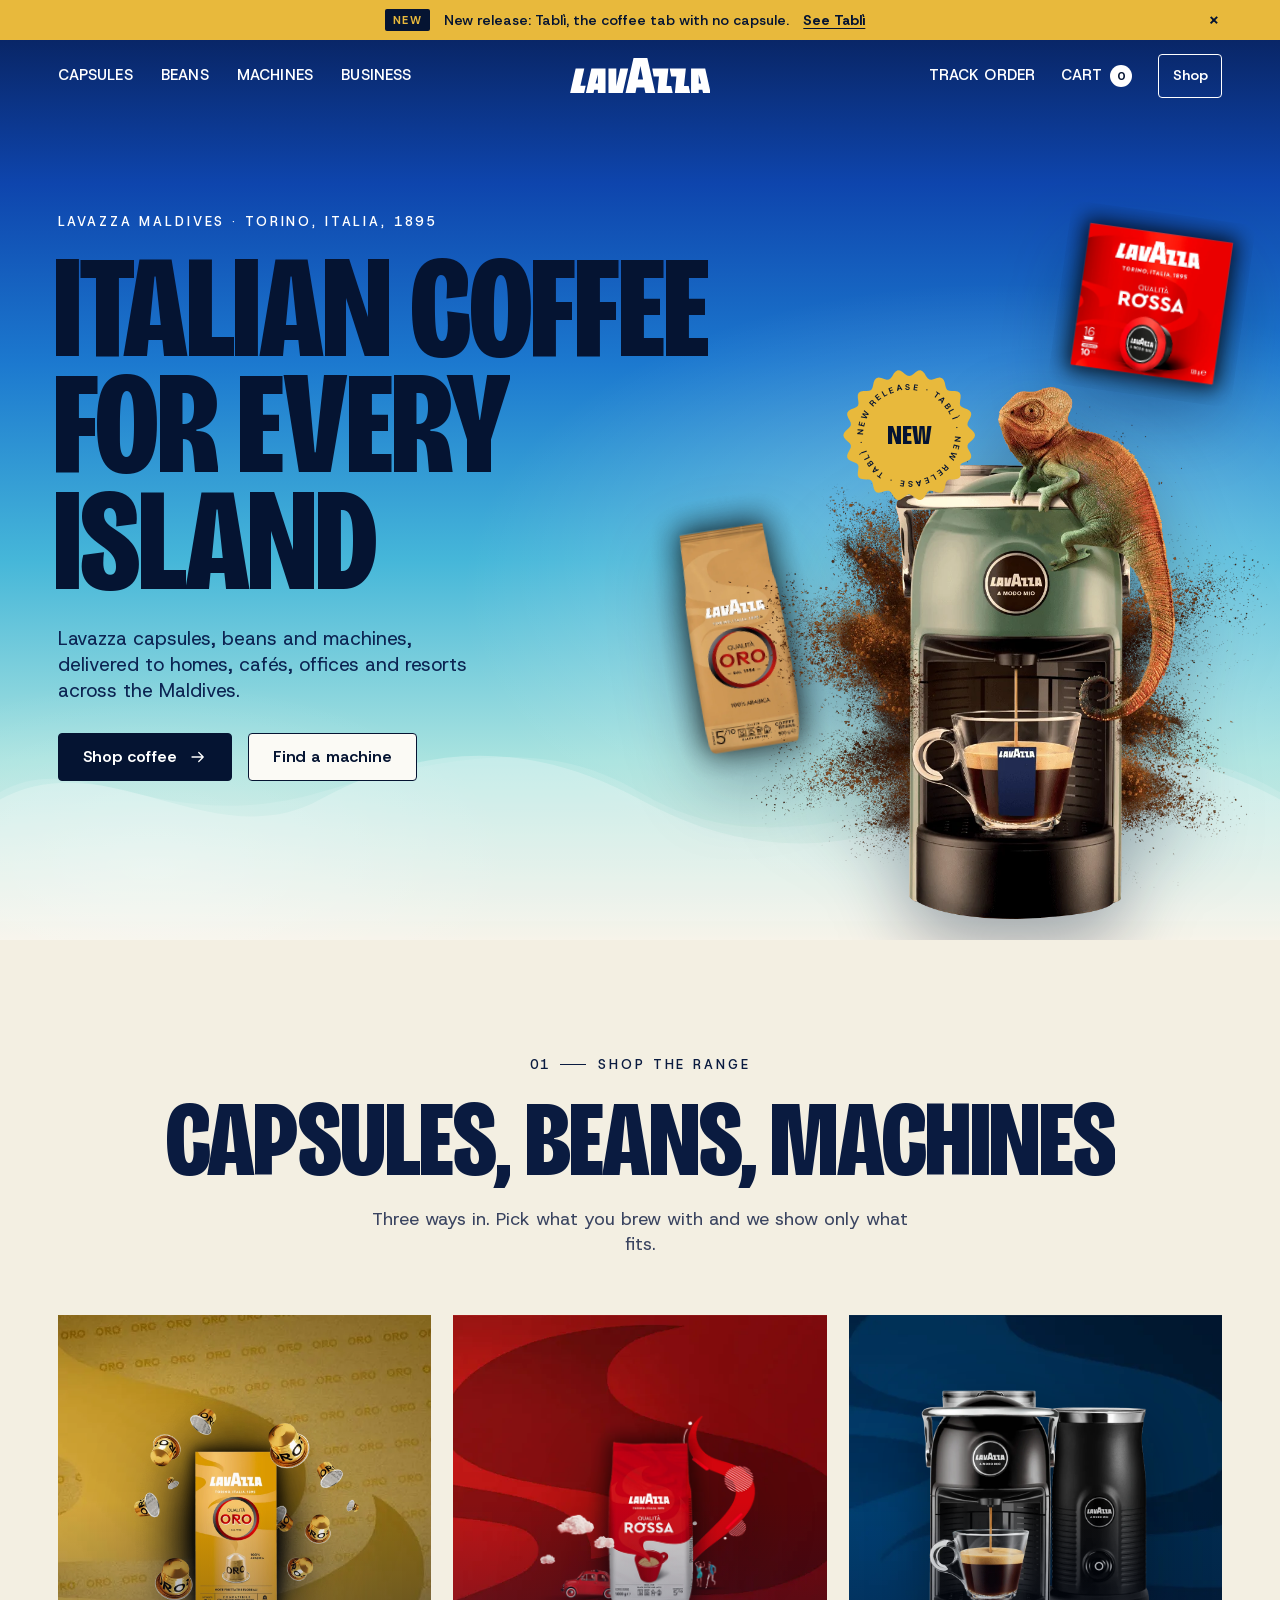
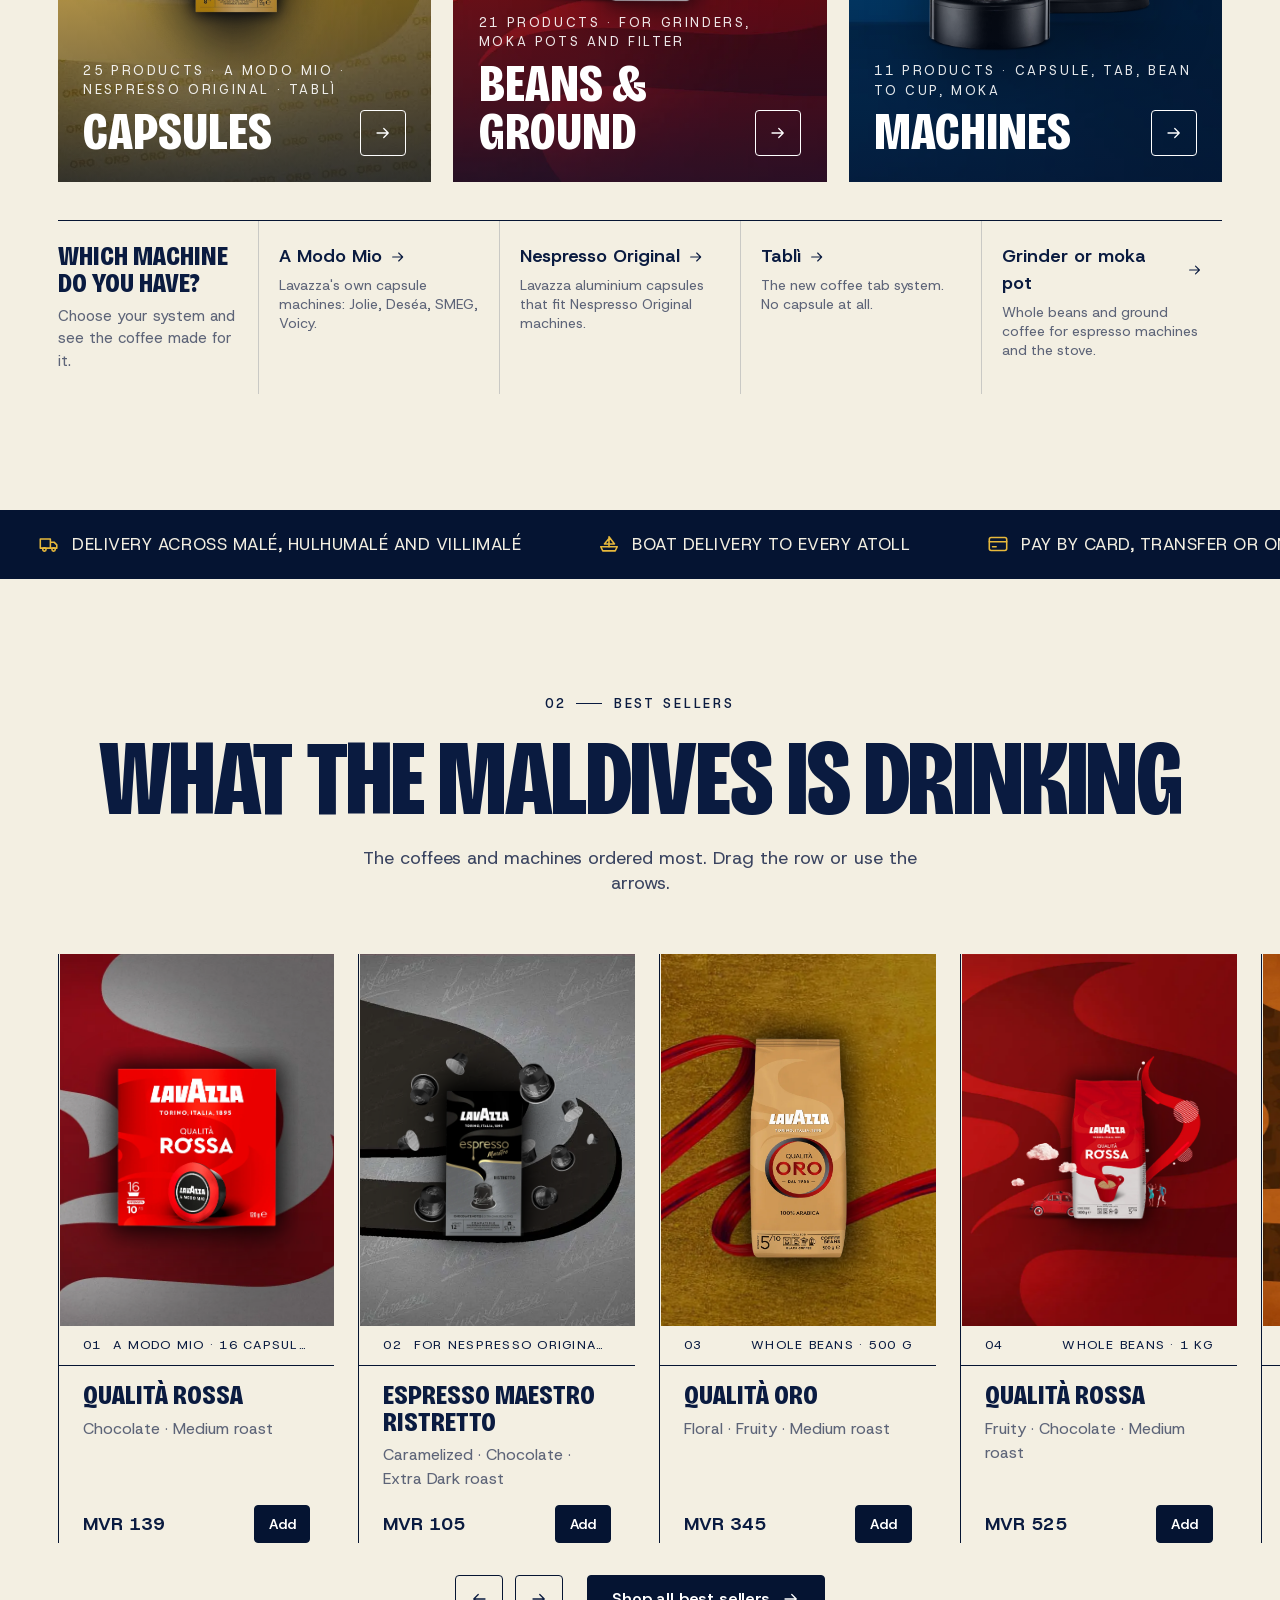
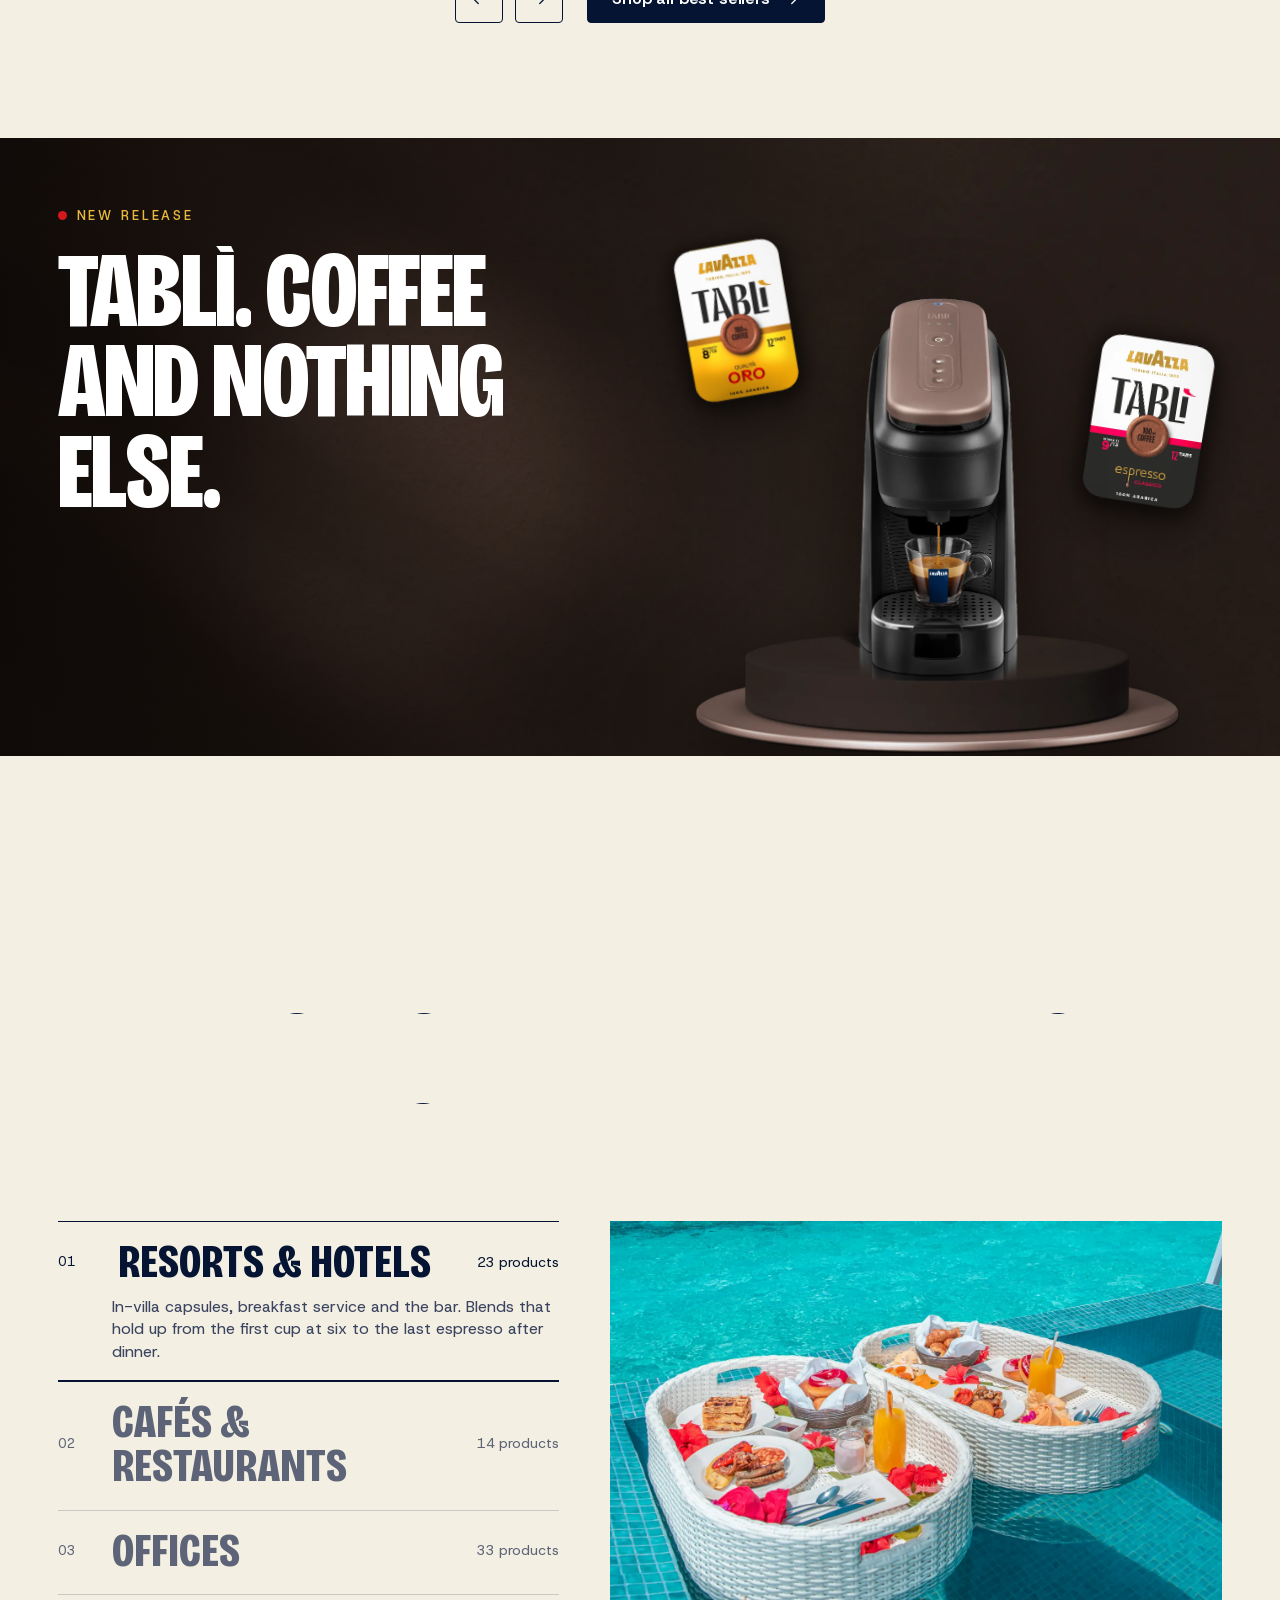
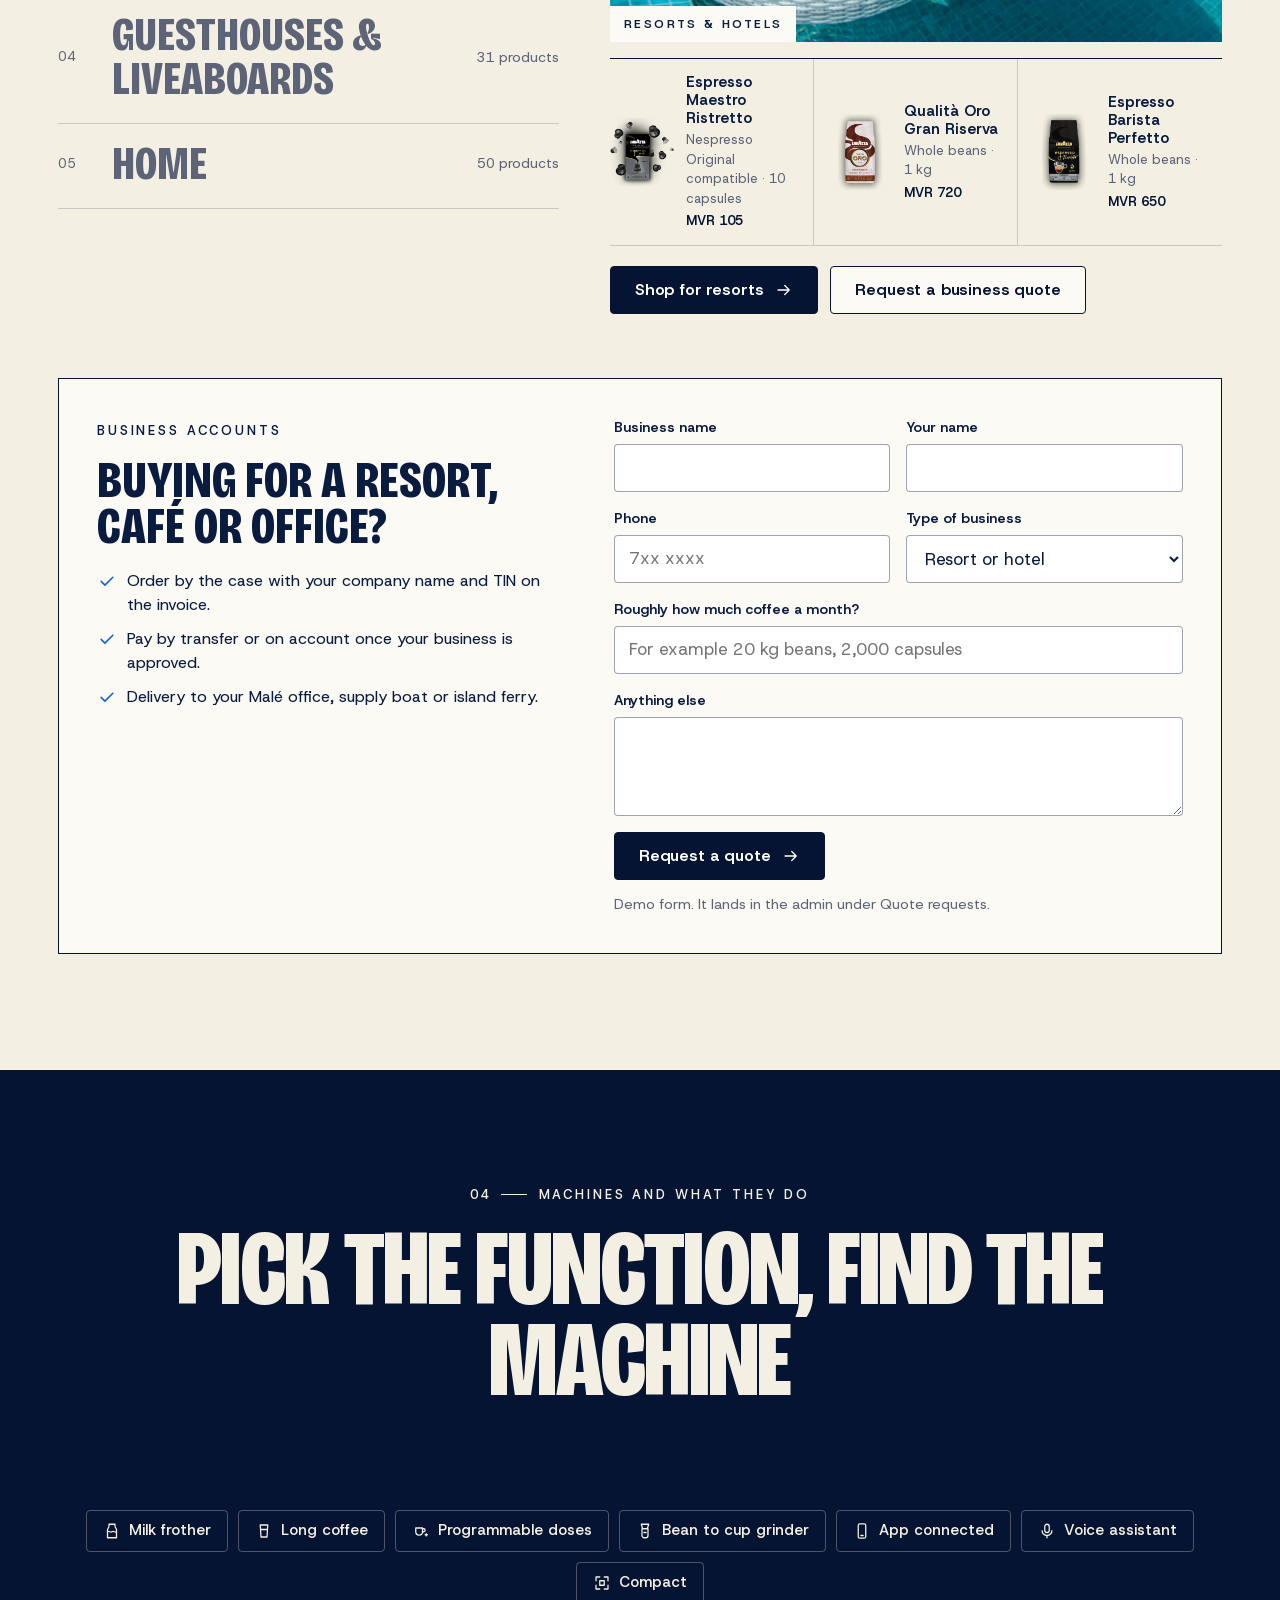
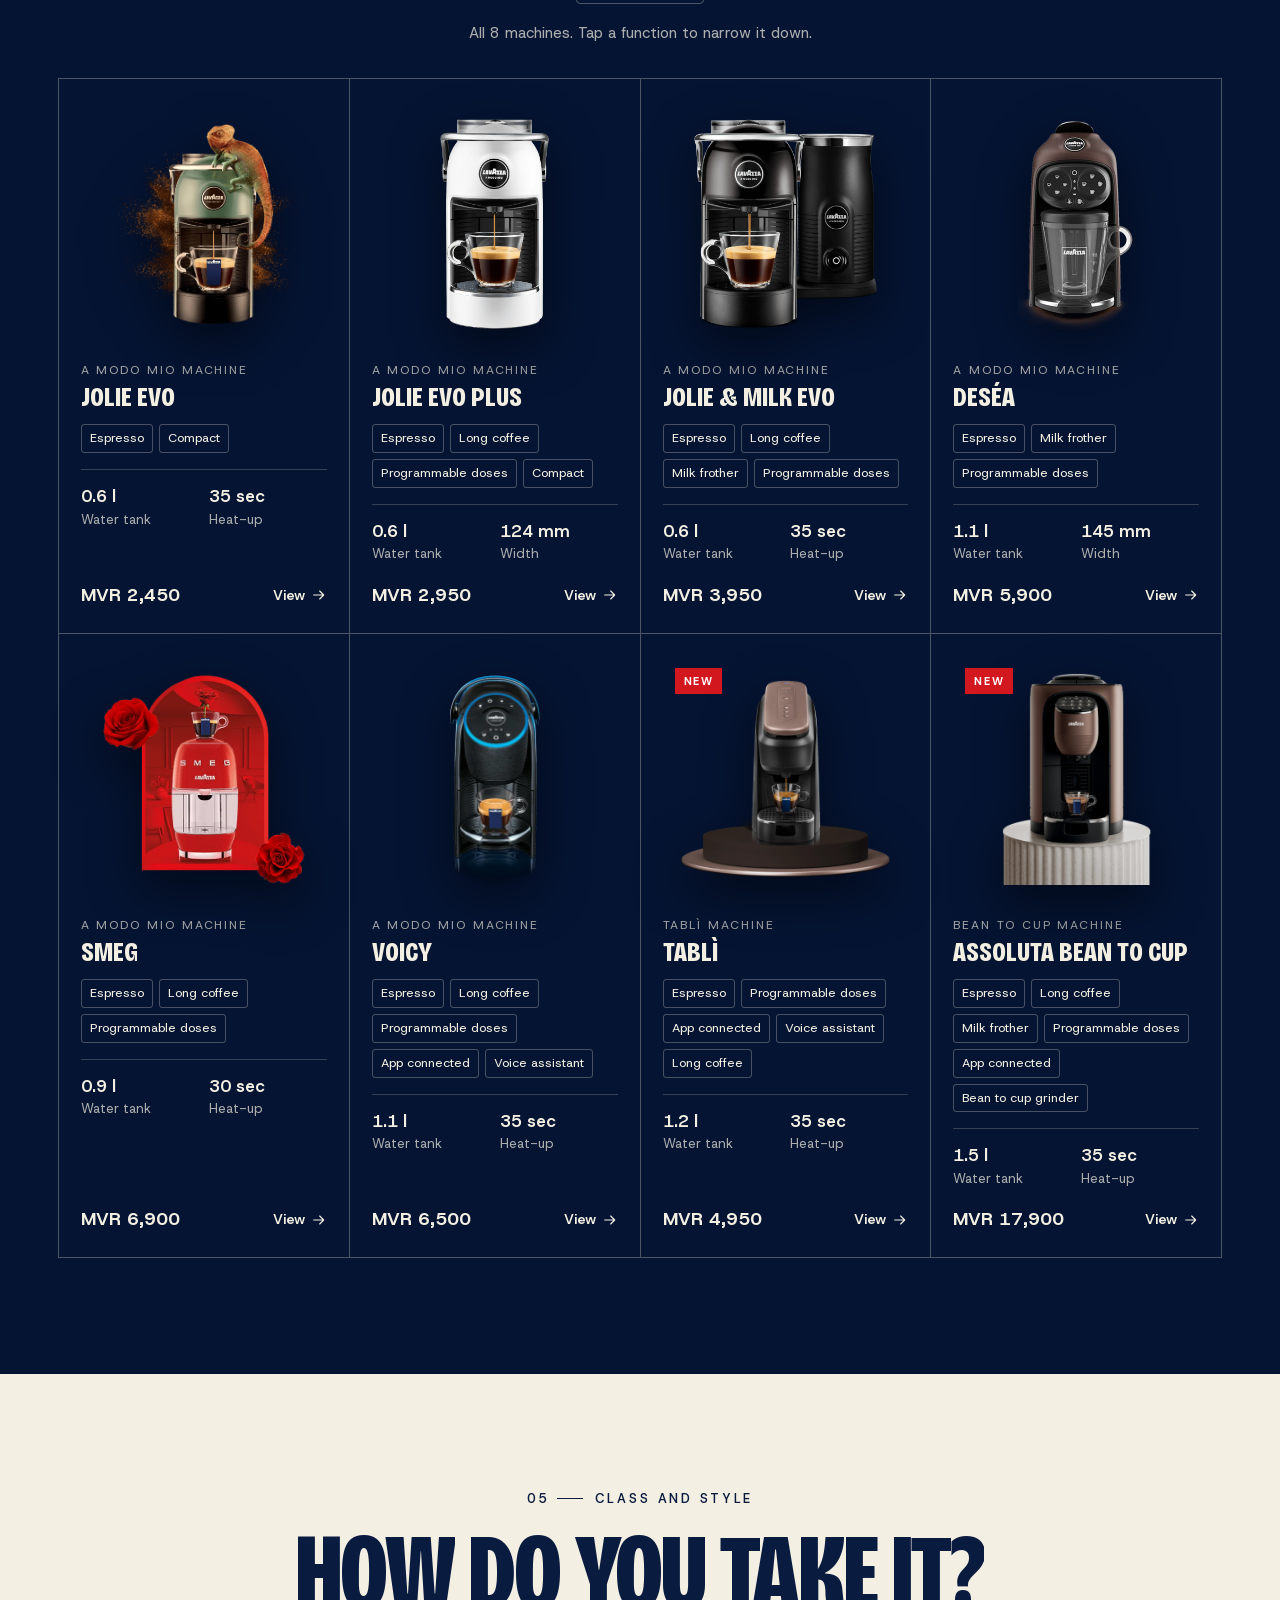
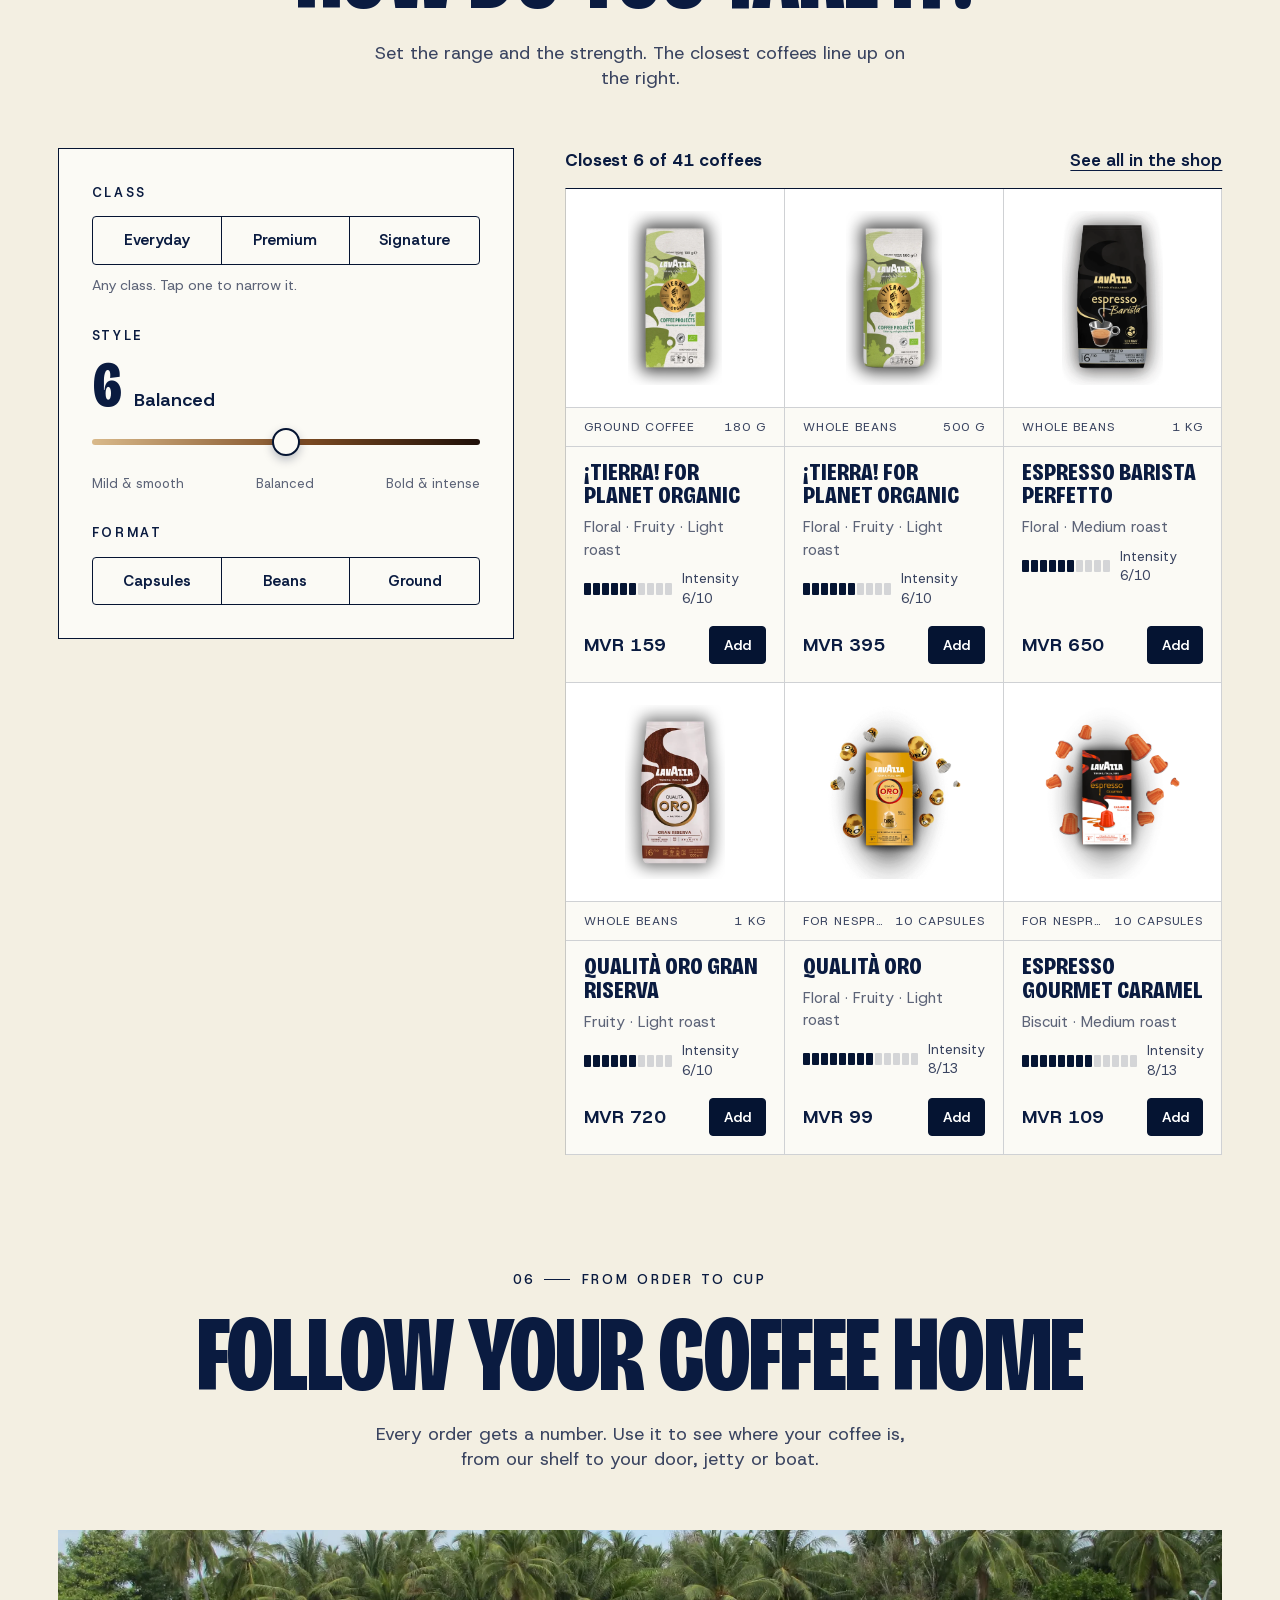
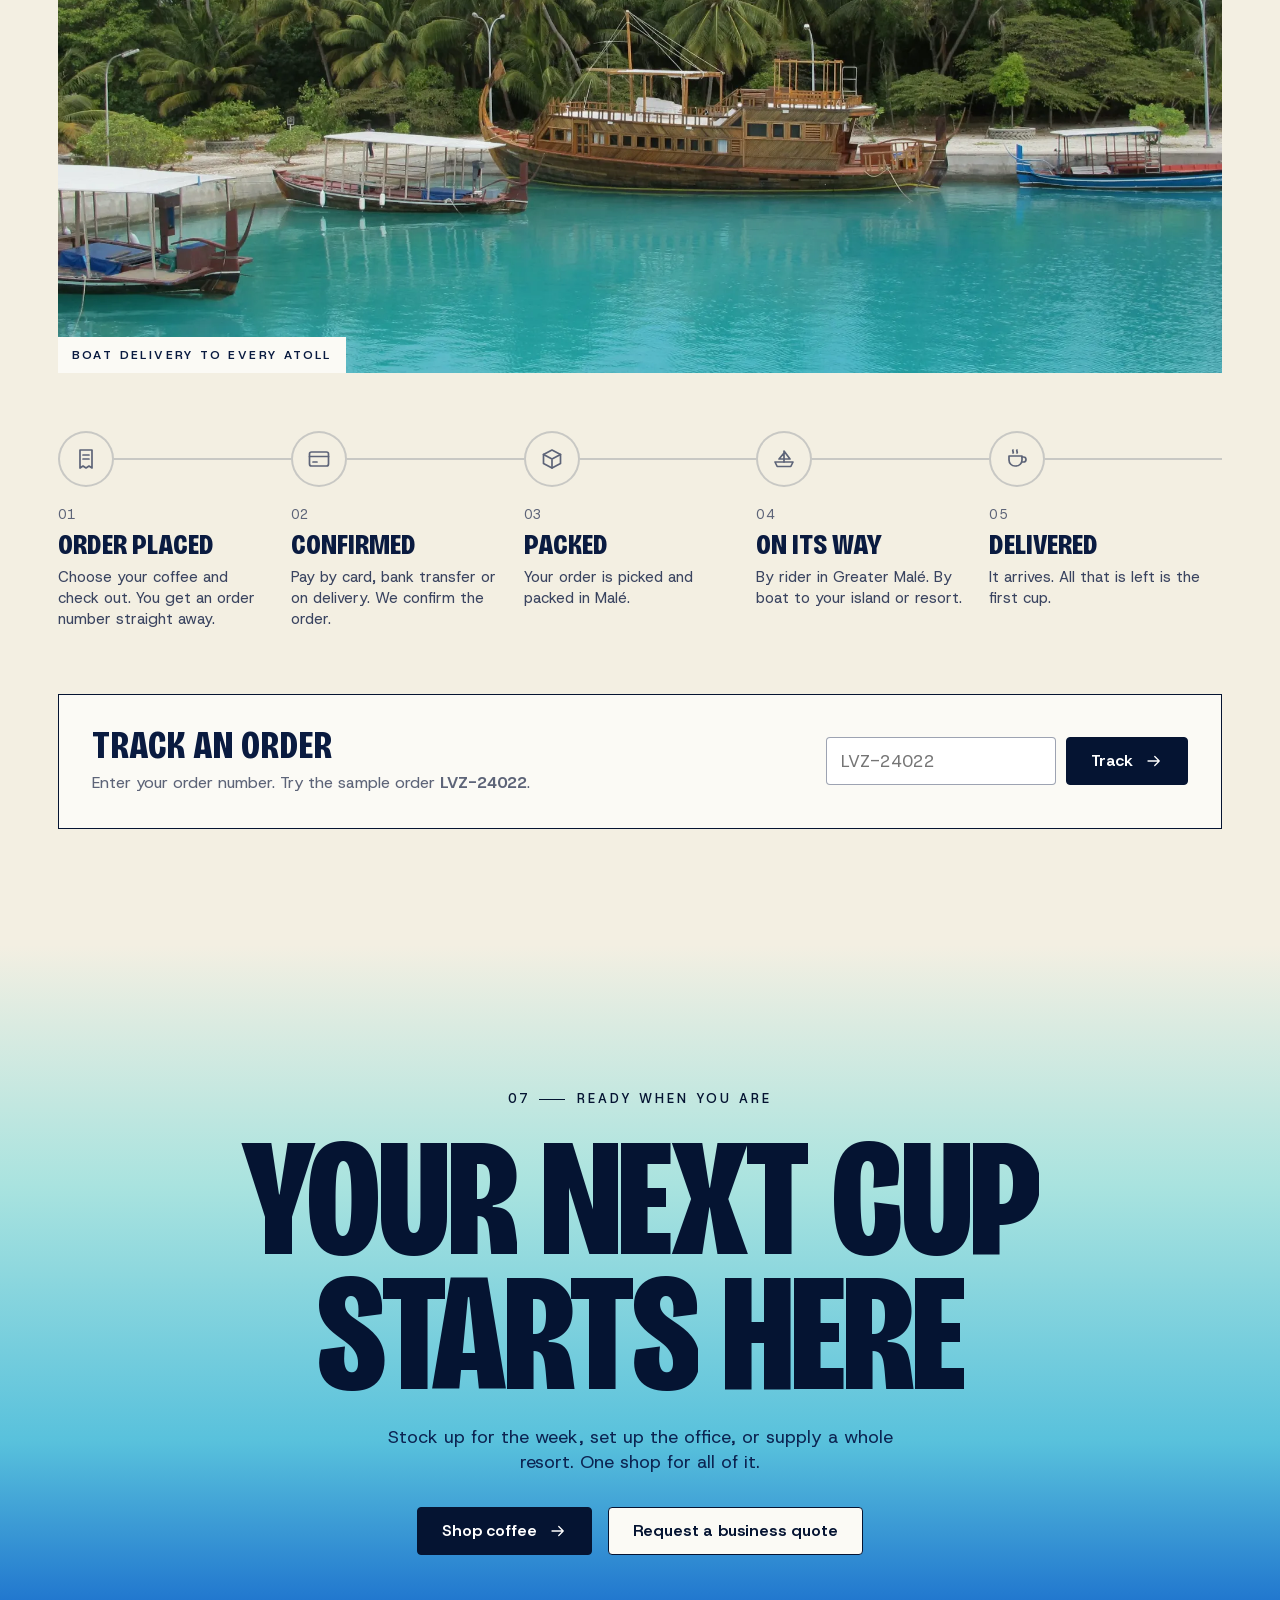
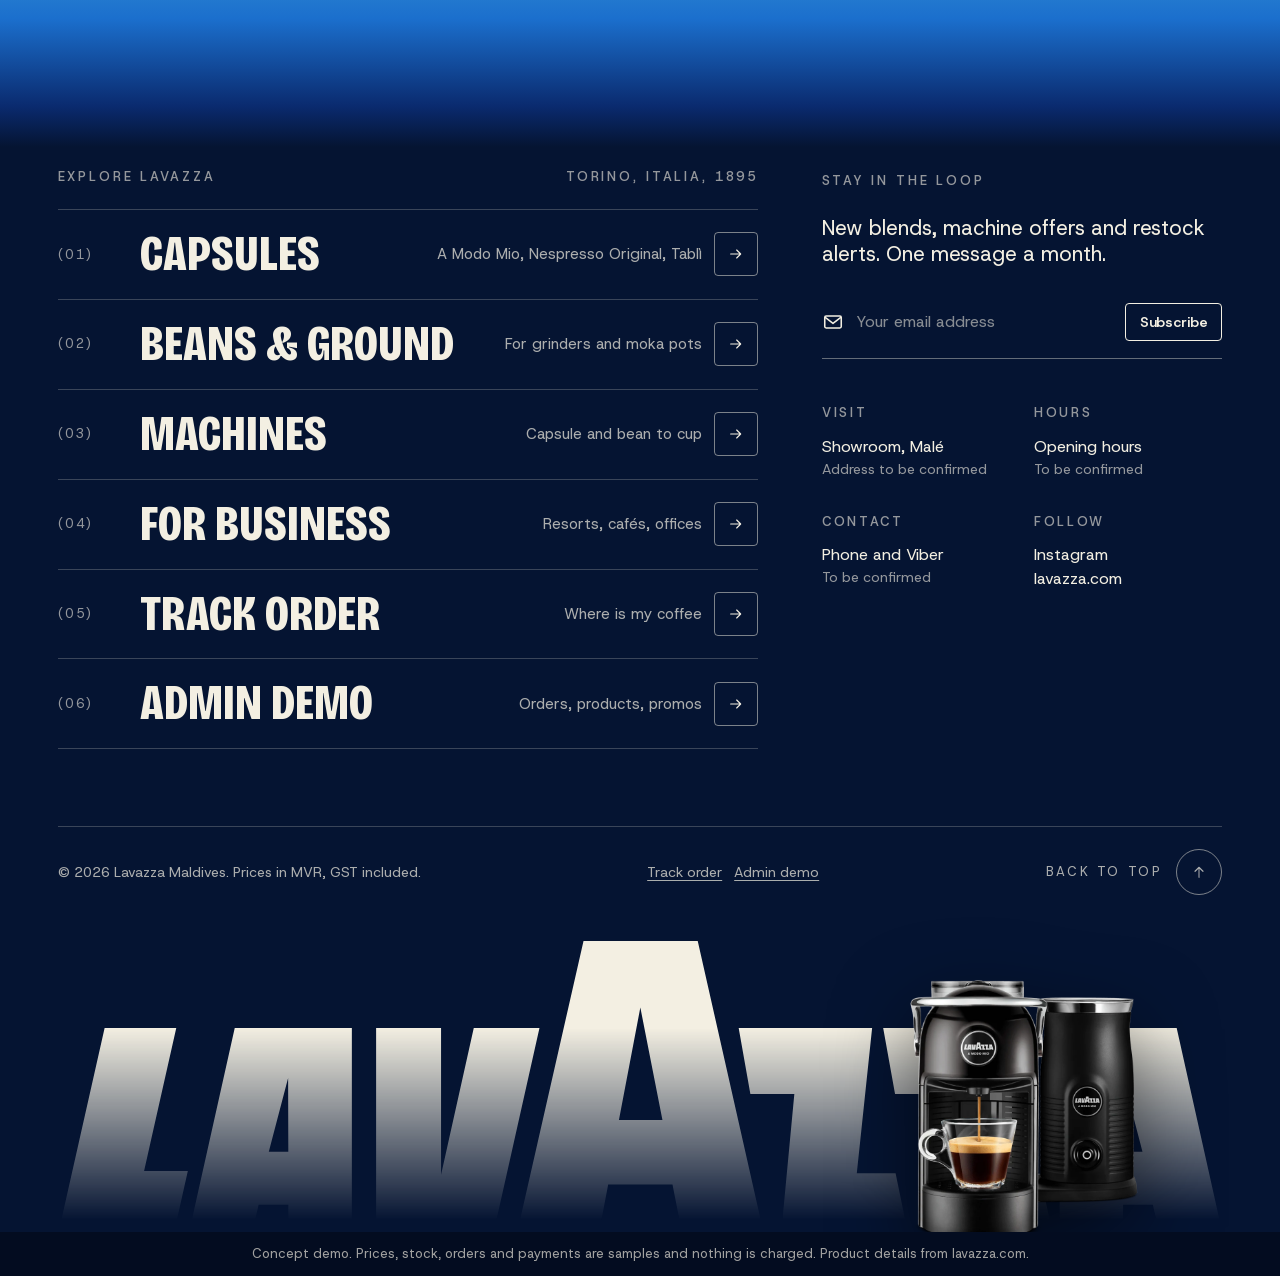
<file: index.html>
<!doctype html>
<html lang="en" data-base="">
<head>
<meta charset="utf-8">
<meta name="viewport" content="width=device-width, initial-scale=1">
<meta name="robots" content="noindex">
<title>Lavazza Maldives | Italian coffee, capsules and machines</title>
<meta name="description" content="Lavazza capsules, coffee beans and machines, delivered to homes, cafés, offices and resorts across the Maldives. Demo site.">
<link rel="icon" href="assets/img/brand/favicon.svg">
<link rel="preload" as="font" type="font/woff2" href="assets/fonts/bricolage-grotesque-latin.woff2" crossorigin>
<link rel="preload" as="image" href="assets/img/products/m-jolie-evo.webp">
<link rel="stylesheet" href="assets/css/site.css">
<script>document.documentElement.classList.add('js');setTimeout(function(){if(!window.LV_READY)document.documentElement.classList.remove('js')},4000)</script>
</head>
<body>

<main id="main">

  <!-- hero -->
  <section class="hero" aria-labelledby="hero-h">
    <div class="hero-glow" aria-hidden="true"></div>
    <div class="hero-waves" aria-hidden="true">
      <svg viewBox="0 0 2880 200" preserveAspectRatio="none"><path fill="#fff" fill-opacity=".5" d="M0 80C240 30 480 130 720 80S1200 30 1440 80s480 50 720 0 480-50 720 0v120H0z"/></svg>
      <svg viewBox="0 0 2880 200" preserveAspectRatio="none"><path fill="#fff" fill-opacity=".4" d="M0 90C180 50 360 130 720 90s540-40 720 0 360 40 720 0 540-40 720 0v110H0z"/></svg>
    </div>
    <div class="wrap">
      <div class="hero-copy">
        <span class="eyebrow" data-reveal="fade">Lavazza Maldives · Torino, Italia, 1895</span>
        <h1 class="display" id="hero-h" data-split>Italian coffee<br class="lg"> for every<br class="lg"> island</h1>
        <p data-reveal style="--d:4">Lavazza capsules, beans and machines, delivered to homes, cafés, offices and resorts across the Maldives.</p>
        <div class="hero-cta" data-reveal style="--d:5">
          <a class="btn" href="shop.html">Shop coffee <svg class="arr" viewBox="0 0 24 24" fill="none" stroke="currentColor" stroke-width="1.7" stroke-linecap="round" stroke-linejoin="round" aria-hidden="true"><path d="M4 12h15M13 6l6 6-6 6"/></svg></a>
          <a class="btn btn-light" href="#machines">Find a machine</a>
        </div>
      </div>
      <div class="hero-art" id="hero-art">
        <a class="sticker" id="sticker" href="#new" aria-label="See the new release"></a>
        <div class="hp hp-bag" style="--i:1"><img src="assets/img/products/beans-qualita-oro.webp" alt="Lavazza Qualità Oro coffee beans" width="571" height="1000"></div>
        <div class="hp hp-machine" style="--i:0"><img src="assets/img/products/m-jolie-evo.webp" alt="Lavazza A Modo Mio Jolie Evo capsule machine pouring an espresso" width="938" height="894"></div>
        <div class="hp hp-box" style="--i:2"><img src="assets/img/products/amm-qualita-rossa.webp" alt="Lavazza Qualità Rossa capsules" width="914" height="908"></div>
      </div>
    </div>
  </section>

  <!-- 01 shop the range -->
  <section class="sec" id="range" aria-labelledby="range-h">
    <div class="wrap">
      <header class="sec-head">
        <span class="eyebrow" data-reveal="fade">01<i class="rule" aria-hidden="true"></i>Shop the range</span>
        <h2 class="display h-lg" id="range-h" data-split>Capsules, beans, machines</h2>
        <p class="lead" data-reveal style="--d:2">Three ways in. Pick what you brew with and we show only what fits.</p>
      </header>
      <div class="tiles" id="tiles"></div>
      <div class="picker" data-reveal>
        <div><h3>Which machine do you have?</h3><p>Choose your system and see the coffee made for it.</p></div>
        <a href="shop.html?system=amm"><b>A Modo Mio <svg viewBox="0 0 24 24" fill="none" stroke="currentColor" stroke-width="1.7" stroke-linecap="round" stroke-linejoin="round" aria-hidden="true"><path d="M4 12h15M13 6l6 6-6 6"/></svg></b><span>Lavazza's own capsule machines: Jolie, Deséa, SMEG, Voicy.</span></a>
        <a href="shop.html?system=ncc"><b>Nespresso Original <svg viewBox="0 0 24 24" fill="none" stroke="currentColor" stroke-width="1.7" stroke-linecap="round" stroke-linejoin="round" aria-hidden="true"><path d="M4 12h15M13 6l6 6-6 6"/></svg></b><span>Lavazza aluminium capsules that fit Nespresso Original machines.</span></a>
        <a href="shop.html?system=tabli"><b>Tablì <svg viewBox="0 0 24 24" fill="none" stroke="currentColor" stroke-width="1.7" stroke-linecap="round" stroke-linejoin="round" aria-hidden="true"><path d="M4 12h15M13 6l6 6-6 6"/></svg></b><span>The new coffee tab system. No capsule at all.</span></a>
        <a href="shop.html?cat=beans,ground"><b>Grinder or moka pot <svg viewBox="0 0 24 24" fill="none" stroke="currentColor" stroke-width="1.7" stroke-linecap="round" stroke-linejoin="round" aria-hidden="true"><path d="M4 12h15M13 6l6 6-6 6"/></svg></b><span>Whole beans and ground coffee for espresso machines and the stove.</span></a>
      </div>
    </div>
  </section>

  <!-- service band -->
  <div class="marquee" aria-hidden="true"><div class="marquee-track" id="marquee"></div></div>
  <p class="sr">Delivery across Malé, Hulhumalé and Villimalé. Boat delivery to every atoll. Pay by card, bank transfer or on delivery. Track every order.</p>

  <!-- 02 best sellers -->
  <section class="sec" id="best" aria-labelledby="best-h">
    <div class="wrap">
      <header class="sec-head">
        <span class="eyebrow" data-reveal="fade">02<i class="rule" aria-hidden="true"></i>Best sellers</span>
        <h2 class="display h-lg" id="best-h" data-split>What the Maldives is drinking</h2>
        <p class="lead" data-reveal style="--d:2">The coffees and machines ordered most. Drag the row or use the arrows.</p>
      </header>
    </div>
    <div class="rail-wrap" data-reveal>
      <div class="rail" id="best-rail" tabindex="0" aria-label="Best sellers, scroll sideways"></div>
      <div class="rail-nav">
        <button type="button" id="best-prev" aria-label="Previous best sellers"><svg viewBox="0 0 24 24" fill="none" stroke="currentColor" stroke-width="1.7" stroke-linecap="round" stroke-linejoin="round" aria-hidden="true"><path d="M4 12h15M13 6l6 6-6 6"/></svg></button>
        <button type="button" id="best-next" aria-label="Next best sellers"><svg viewBox="0 0 24 24" fill="none" stroke="currentColor" stroke-width="1.7" stroke-linecap="round" stroke-linejoin="round" aria-hidden="true"><path d="M4 12h15M13 6l6 6-6 6"/></svg></button>
        <a class="btn" href="shop.html?best=1">Shop all best sellers <svg class="arr" viewBox="0 0 24 24" fill="none" stroke="currentColor" stroke-width="1.7" stroke-linecap="round" stroke-linejoin="round" aria-hidden="true"><path d="M4 12h15M13 6l6 6-6 6"/></svg></a>
      </div>
    </div>
  </section>

  <!-- new release banner, edited in the admin -->
  <section class="banner" id="new" aria-label="New release" hidden></section>

  <!-- 03 where you serve it -->
  <section class="sec" id="business" aria-labelledby="biz-h">
    <div class="wrap">
      <header class="sec-head">
        <span class="eyebrow" data-reveal="fade">03<i class="rule" aria-hidden="true"></i>Shop by where you serve it</span>
        <h2 class="display h-lg" id="biz-h" data-split>From overwater villa to office pantry</h2>
        <p class="lead" data-reveal style="--d:2">A resort bar, a café grinder and a kitchen counter need different coffee. Pick yours.</p>
      </header>
      <div class="env is-auto" id="env">
        <div class="env-tabs" role="tablist" aria-label="Where you serve coffee" id="env-tabs"></div>
        <div class="env-view" id="env-view" role="tabpanel">
          <figure class="env-photo" id="env-photo"></figure>
          <div class="env-picks" id="env-picks"></div>
          <div class="env-actions" id="env-actions"></div>
        </div>
      </div>

      <div class="biz" id="quote" data-reveal>
        <div>
          <span class="eyebrow">Business accounts</span>
          <h3 style="margin-top:14px">Buying for a resort, café or office?</h3>
          <ul>
            <li><svg viewBox="0 0 24 24" fill="none" stroke="currentColor" stroke-width="1.9" stroke-linecap="round" stroke-linejoin="round" aria-hidden="true"><path d="M5 12.5l4.5 4.5L19 7.5"/></svg>Order by the case with your company name and TIN on the invoice.</li>
            <li><svg viewBox="0 0 24 24" fill="none" stroke="currentColor" stroke-width="1.9" stroke-linecap="round" stroke-linejoin="round" aria-hidden="true"><path d="M5 12.5l4.5 4.5L19 7.5"/></svg>Pay by transfer or on account once your business is approved.</li>
            <li><svg viewBox="0 0 24 24" fill="none" stroke="currentColor" stroke-width="1.9" stroke-linecap="round" stroke-linejoin="round" aria-hidden="true"><path d="M5 12.5l4.5 4.5L19 7.5"/></svg>Delivery to your Malé office, supply boat or island ferry.</li>
          </ul>
        </div>
        <form class="form-grid" id="quote-form" novalidate>
          <label class="field"><span>Business name</span><input name="name" required autocomplete="organization"></label>
          <label class="field"><span>Your name</span><input name="contact" required autocomplete="name"></label>
          <label class="field"><span>Phone</span><input name="phone" type="tel" inputmode="tel" required autocomplete="tel" placeholder="7xx xxxx"></label>
          <label class="field"><span>Type of business</span>
            <select name="env" required>
              <option value="resort">Resort or hotel</option><option value="cafe">Café or restaurant</option><option value="office">Office</option><option value="guesthouse">Guesthouse or liveaboard</option>
            </select></label>
          <label class="field full"><span>Roughly how much coffee a month?</span><input name="volume" placeholder="For example 20 kg beans, 2,000 capsules"></label>
          <label class="field full"><span>Anything else</span><textarea name="message" rows="3"></textarea></label>
          <div class="full" style="display:flex;gap:14px;align-items:center;flex-wrap:wrap">
            <button class="btn" type="submit">Request a quote <svg class="arr" viewBox="0 0 24 24" fill="none" stroke="currentColor" stroke-width="1.7" stroke-linecap="round" stroke-linejoin="round" aria-hidden="true"><path d="M4 12h15M13 6l6 6-6 6"/></svg></button>
            <small style="color:var(--muted)">Demo form. It lands in the admin under Quote requests.</small>
          </div>
        </form>
      </div>
    </div>
  </section>

  <!-- 04 machines -->
  <section class="sec sec-dark" id="machines" aria-labelledby="mach-h">
    <div class="wrap">
      <header class="sec-head">
        <span class="eyebrow" data-reveal="fade">04<i class="rule" aria-hidden="true"></i>Machines and what they do</span>
        <h2 class="display h-lg" id="mach-h" data-split>Pick the function, find the machine</h2>
        <p class="lead" data-reveal style="--d:2">Tap what you need. Machines that cannot do it fade out.</p>
      </header>
      <div class="chips" id="mach-chips" role="group" aria-label="Machine functions" data-reveal></div>
      <p class="mach-count" id="mach-count" aria-live="polite"></p>
      <div class="mach-grid" id="mach-grid"></div>
    </div>
  </section>

  <!-- 05 class and style -->
  <section class="sec" id="finder" aria-labelledby="find-h">
    <div class="wrap">
      <header class="sec-head">
        <span class="eyebrow" data-reveal="fade">05<i class="rule" aria-hidden="true"></i>Class and style</span>
        <h2 class="display h-lg" id="find-h" data-split>How do you take it?</h2>
        <p class="lead" data-reveal style="--d:2">Set the range and the strength. The closest coffees line up on the right.</p>
      </header>
      <div class="finder" data-reveal>
        <div class="finder-ctl">
          <h3 id="f-class">Class</h3>
          <div class="seg" role="group" aria-labelledby="f-class" id="find-class">
            <button type="button" data-v="everyday" aria-pressed="false">Everyday</button>
            <button type="button" data-v="premium" aria-pressed="false">Premium</button>
            <button type="button" data-v="signature" aria-pressed="false">Signature</button>
          </div>
          <p class="seg-note" id="find-class-note">Any class. Tap one to narrow it.</p>

          <h3 id="f-style">Style</h3>
          <div class="strength"><b id="find-num">6</b><span id="find-style">Balanced</span></div>
          <input class="rng" type="range" min="2" max="10" step="1" value="6" id="find-range" aria-labelledby="f-style" aria-valuetext="Balanced">
          <div class="slider-row"><span>Mild &amp; smooth</span><span>Balanced</span><span>Bold &amp; intense</span></div>

          <h3 id="f-format">Format</h3>
          <div class="seg" role="group" aria-labelledby="f-format" id="find-format">
            <button type="button" data-v="capsules" aria-pressed="false">Capsules</button>
            <button type="button" data-v="beans" aria-pressed="false">Beans</button>
            <button type="button" data-v="ground" aria-pressed="false">Ground</button>
          </div>
        </div>
        <div>
          <div class="finder-meta"><b id="find-count" aria-live="polite"></b><a class="link" id="find-all" href="shop.html">See all in the shop</a></div>
          <div class="finder-out" id="find-out"></div>
        </div>
      </div>
    </div>
  </section>

  <!-- 06 order to cup -->
  <section class="sec" id="delivery" aria-labelledby="del-h" style="padding-top:0">
    <div class="wrap">
      <header class="sec-head">
        <span class="eyebrow" data-reveal="fade">06<i class="rule" aria-hidden="true"></i>From order to cup</span>
        <h2 class="display h-lg" id="del-h" data-split>Follow your coffee home</h2>
        <p class="lead" data-reveal style="--d:2">Every order gets a number. Use it to see where your coffee is, from our shelf to your door, jetty or boat.</p>
      </header>
      <figure class="wide-photo" data-reveal>
        <img loading="lazy" src="assets/img/scenes/boat.webp" alt="Wooden dhoni boats moored in a turquoise island harbour in the Maldives" width="2000" height="898">
        <figcaption>Boat delivery to every atoll</figcaption>
      </figure>
      <ol class="steps" id="steps">
        <li class="step"><div class="step-dot"><svg viewBox="0 0 24 24" fill="none" stroke="currentColor" stroke-width="1.7" stroke-linecap="round" stroke-linejoin="round" aria-hidden="true"><path d="M6 3h12v18l-3-2-3 2-3-2-3 2V3z"/><path d="M9 8h6M9 12h6"/></svg></div><small>01</small><h3>Order placed</h3><p>Choose your coffee and check out. You get an order number straight away.</p></li>
        <li class="step"><div class="step-dot"><svg viewBox="0 0 24 24" fill="none" stroke="currentColor" stroke-width="1.7" stroke-linecap="round" stroke-linejoin="round" aria-hidden="true"><rect x="2.5" y="5" width="19" height="14" rx="2"/><path d="M2.5 9.5h19M6 15h4"/></svg></div><small>02</small><h3>Confirmed</h3><p>Pay by card, bank transfer or on delivery. We confirm the order.</p></li>
        <li class="step"><div class="step-dot"><svg viewBox="0 0 24 24" fill="none" stroke="currentColor" stroke-width="1.7" stroke-linecap="round" stroke-linejoin="round" aria-hidden="true"><path d="M3.5 7.5L12 3l8.5 4.5v9L12 21l-8.5-4.5v-9z"/><path d="M3.5 7.5L12 12l8.5-4.5M12 12v9"/></svg></div><small>03</small><h3>Packed</h3><p>Your order is picked and packed in Malé.</p></li>
        <li class="step"><div class="step-dot"><svg viewBox="0 0 24 24" fill="none" stroke="currentColor" stroke-width="1.7" stroke-linecap="round" stroke-linejoin="round" aria-hidden="true"><path d="M3 15h18l-2.2 4.5H5.2L3 15z"/><path d="M12 15V4l6 8h-6M12 6L7 12h5"/></svg></div><small>04</small><h3>On its way</h3><p>By rider in Greater Malé. By boat to your island or resort.</p></li>
        <li class="step"><div class="step-dot"><svg viewBox="0 0 24 24" fill="none" stroke="currentColor" stroke-width="1.7" stroke-linecap="round" stroke-linejoin="round" aria-hidden="true"><path d="M4 9h13v4a6 6 0 01-6 6h-1a6 6 0 01-6-6V9z"/><path d="M17 10h1.5a2.5 2.5 0 010 5H17M8 3c-1 1 1 2 0 3M12 3c-1 1 1 2 0 3"/></svg></div><small>05</small><h3>Delivered</h3><p>It arrives. All that is left is the first cup.</p></li>
      </ol>
      <div class="trackbox" data-reveal>
        <div><h3>Track an order</h3><p>Enter your order number. Try the sample order <b id="track-sample"></b>.</p></div>
        <form id="track-mini" action="track.html" method="get">
          <label class="sr" for="track-no">Order number</label>
          <input class="inp" id="track-no" name="order" placeholder="LVZ-24018" autocomplete="off" required>
          <button class="btn" type="submit">Track <svg class="arr" viewBox="0 0 24 24" fill="none" stroke="currentColor" stroke-width="1.7" stroke-linecap="round" stroke-linejoin="round" aria-hidden="true"><path d="M4 12h15M13 6l6 6-6 6"/></svg></button>
        </form>
      </div>
    </div>
  </section>

  <!-- closing call -->
  <section class="cta" aria-labelledby="cta-h">
    <div class="wrap">
      <span class="eyebrow" data-reveal="fade">07<i class="rule" aria-hidden="true"></i>Ready when you are</span>
      <h2 class="display h-xl" id="cta-h" data-split style="margin-top:20px">Your next cup starts here</h2>
      <p class="lead" data-reveal style="--d:3">Stock up for the week, set up the office, or supply a whole resort. One shop for all of it.</p>
      <div class="cta-btns" data-reveal style="--d:4">
        <a class="btn" href="shop.html">Shop coffee <svg class="arr" viewBox="0 0 24 24" fill="none" stroke="currentColor" stroke-width="1.7" stroke-linecap="round" stroke-linejoin="round" aria-hidden="true"><path d="M4 12h15M13 6l6 6-6 6"/></svg></a>
        <a class="btn btn-light" href="#quote">Request a business quote</a>
      </div>
    </div>
  </section>
</main>

<script src="assets/js/data.js"></script>
<script src="assets/js/brand.js"></script>
<script src="assets/js/store.js"></script>
<script src="assets/js/ui.js"></script>
<script src="assets/js/home.js"></script>
</body>
</html>
</file>
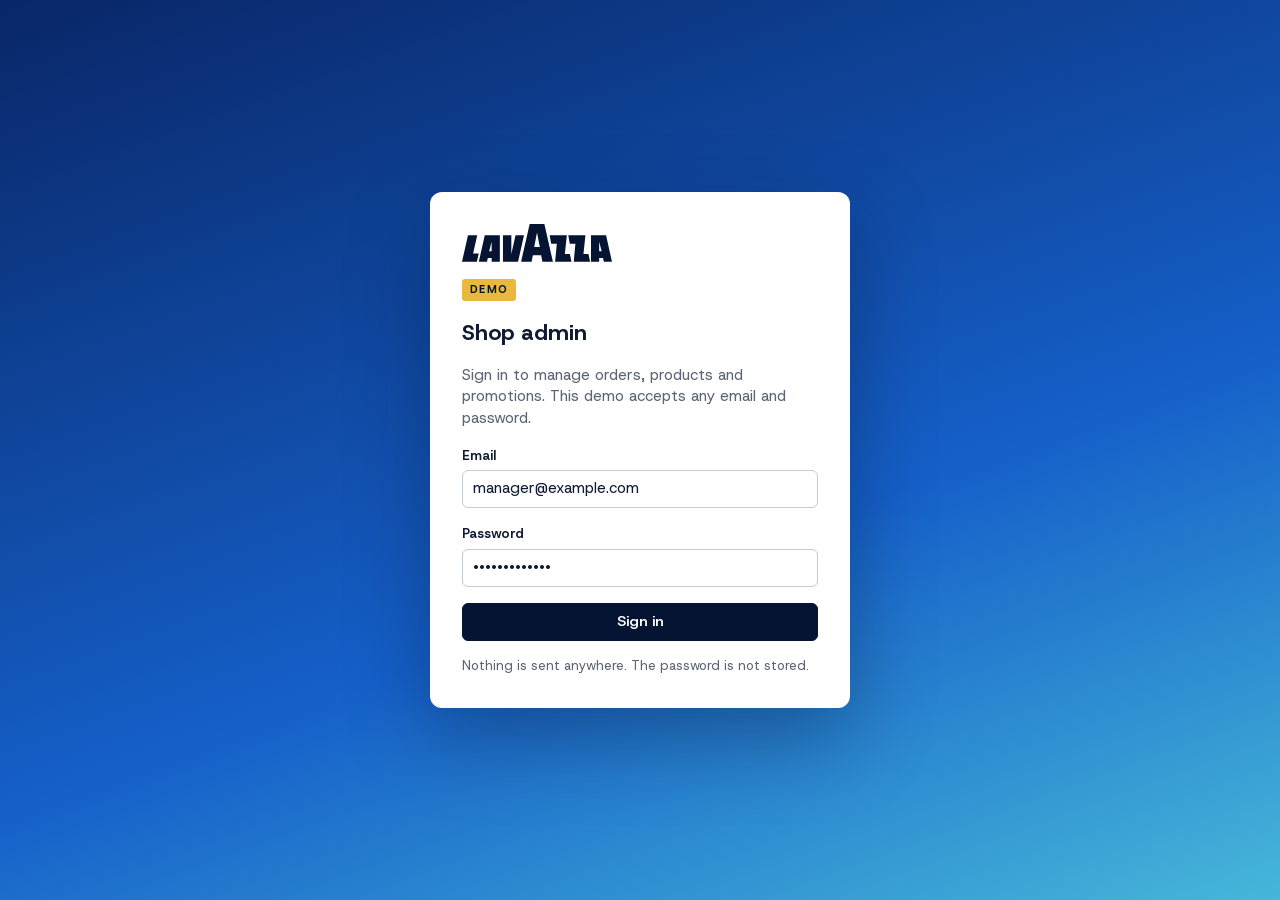
<file: admin/index.html>
<!doctype html>
<html lang="en" data-base="../">
<head>
<meta charset="utf-8">
<meta name="viewport" content="width=device-width, initial-scale=1">
<meta name="robots" content="noindex, nofollow">
<title>Admin demo | Lavazza Maldives</title>
<link rel="icon" href="../assets/img/brand/favicon.svg">
<link rel="stylesheet" href="../assets/css/admin.css">
</head>
<body>
<div id="app"></div>
<div class="a-toast" id="toast" role="status" aria-live="polite"></div>
<noscript><p style="padding:40px">The admin demo needs JavaScript.</p></noscript>

<script src="../assets/js/data.js"></script>
<script src="../assets/js/brand.js"></script>
<script src="../assets/js/store.js"></script>
<script src="../assets/js/ui.js"></script>
<script src="../assets/js/admin.js"></script>
</body>
</html>
</file>
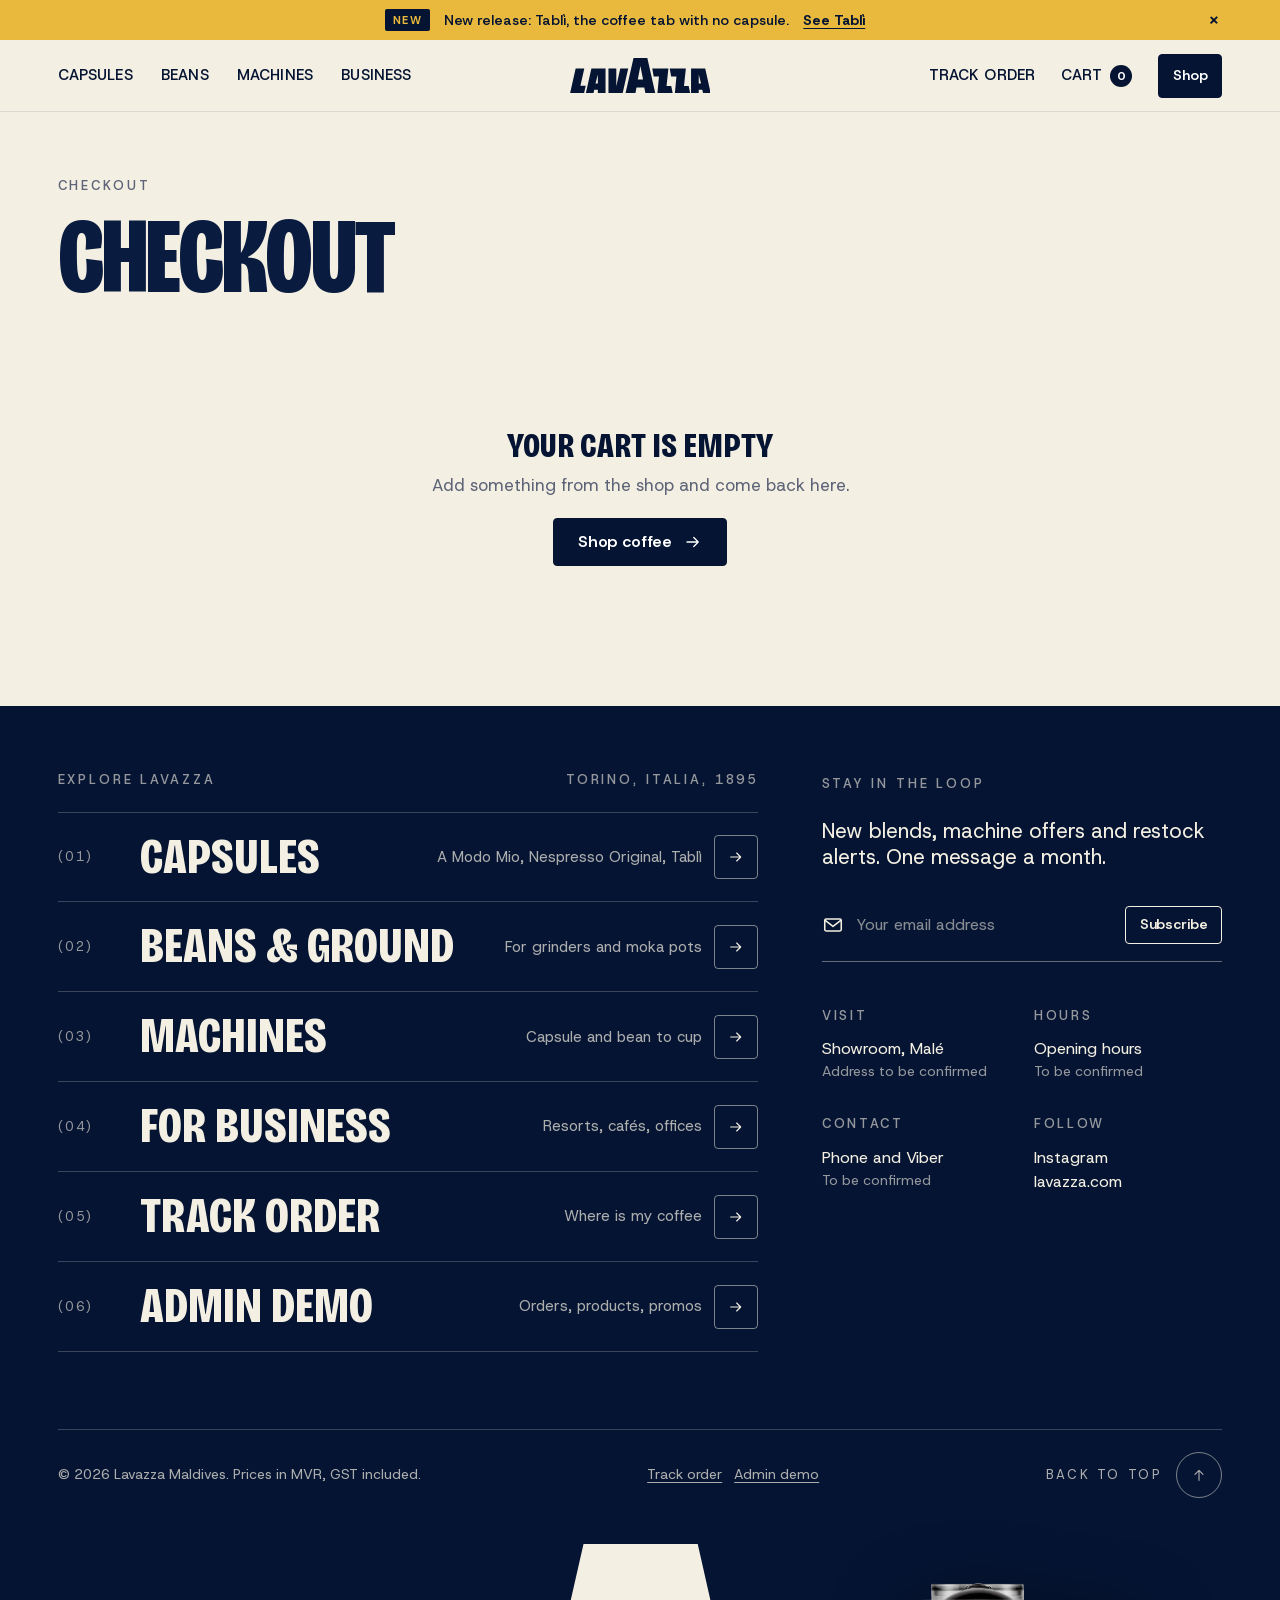
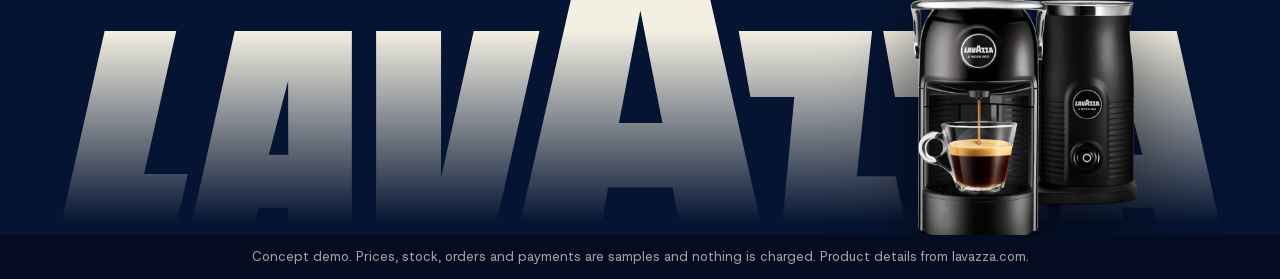
<file: checkout.html>
<!doctype html>
<html lang="en" data-base="">
<head>
<meta charset="utf-8">
<meta name="viewport" content="width=device-width, initial-scale=1">
<meta name="robots" content="noindex">
<title>Checkout | Lavazza Maldives</title>
<link rel="icon" href="assets/img/brand/favicon.svg">
<link rel="preload" as="font" type="font/woff2" href="assets/fonts/bricolage-grotesque-latin.woff2" crossorigin>
<link rel="stylesheet" href="assets/css/site.css">
<script>document.documentElement.classList.add('js');setTimeout(function(){if(!window.LV_READY)document.documentElement.classList.remove('js')},4000)</script>
</head>
<body>

<main id="main">
  <div class="wrap page-head">
    <span class="eyebrow">Checkout</span>
    <h1 class="display h-lg" id="co-title" tabindex="-1">Checkout</h1>
  </div>
  <div class="wrap" id="co-root"></div>
</main>

<!-- payment gateway demo -->
<dialog id="gw" aria-labelledby="gw-title"><div class="gw" id="gw-box"></div></dialog>

<script src="assets/js/data.js"></script>
<script src="assets/js/brand.js"></script>
<script src="assets/js/store.js"></script>
<script src="assets/js/ui.js"></script>
<script src="assets/js/checkout.js"></script>
</body>
</html>
</file>
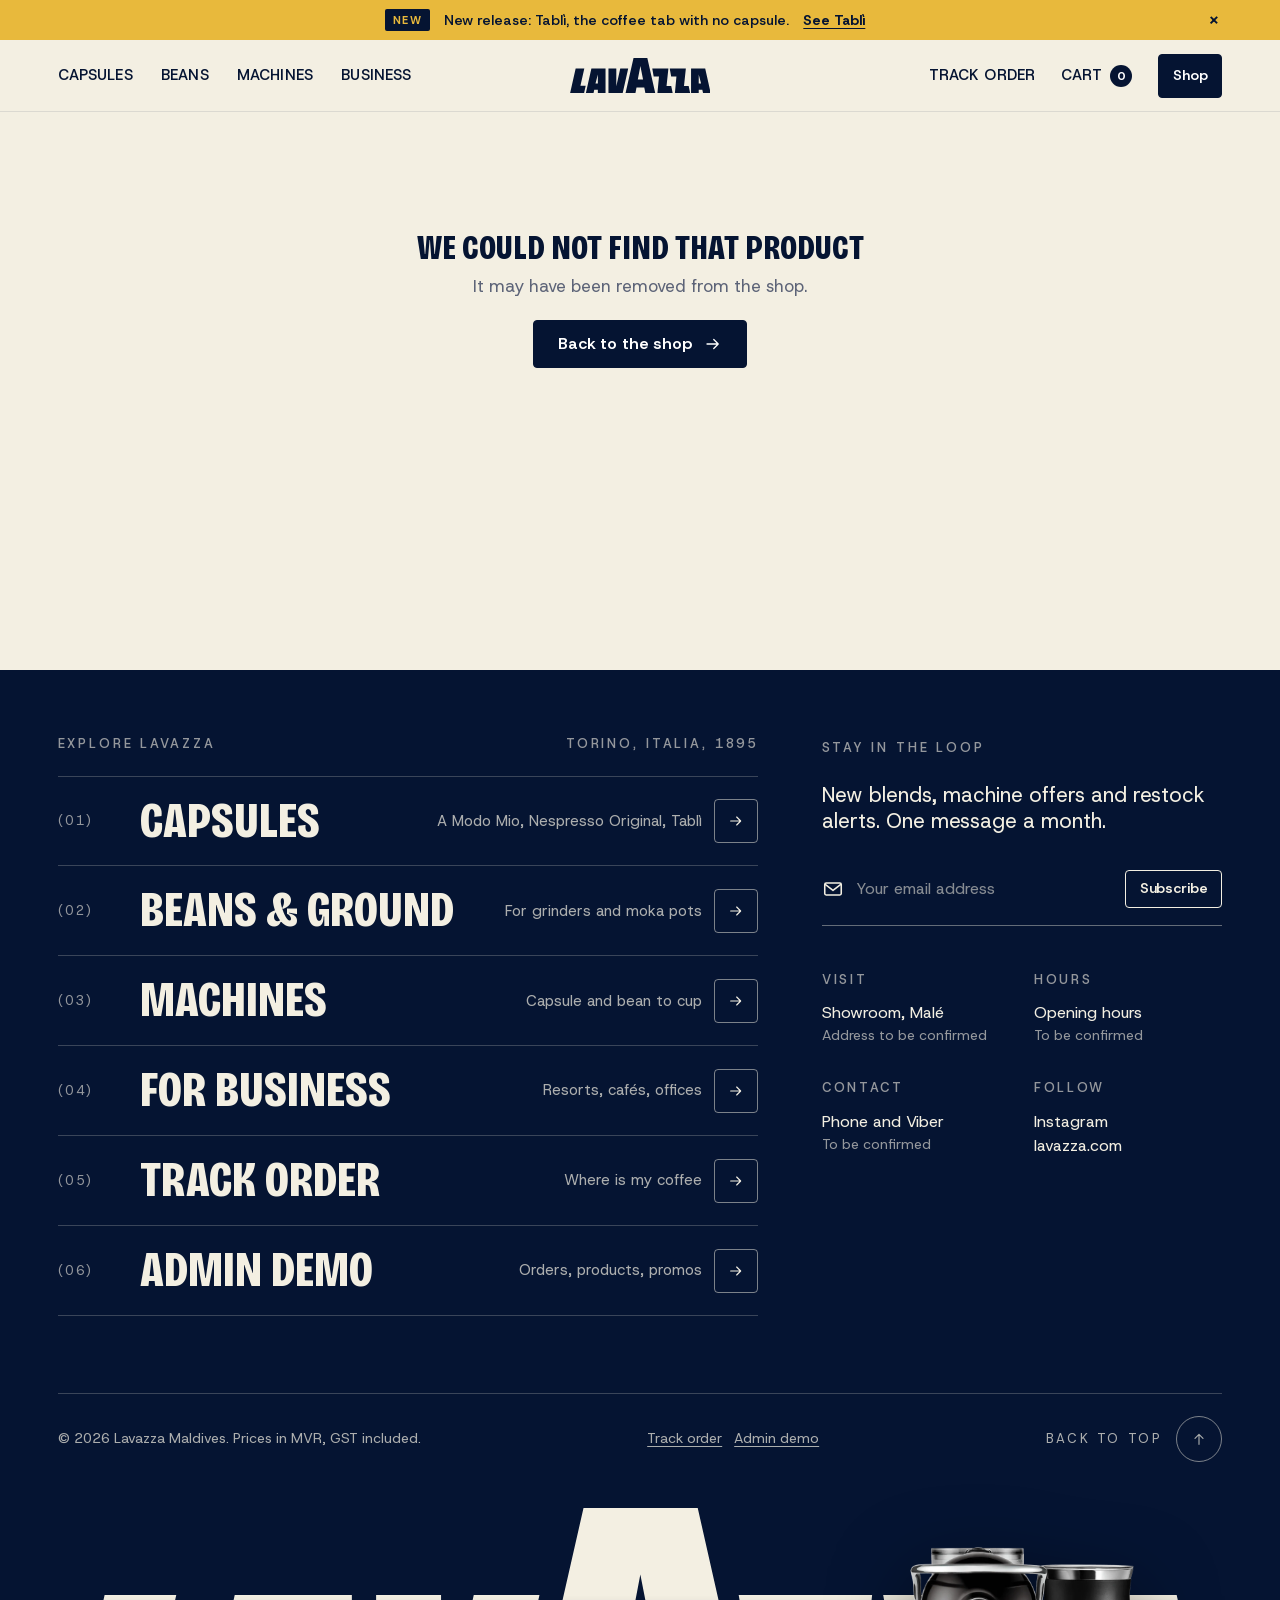
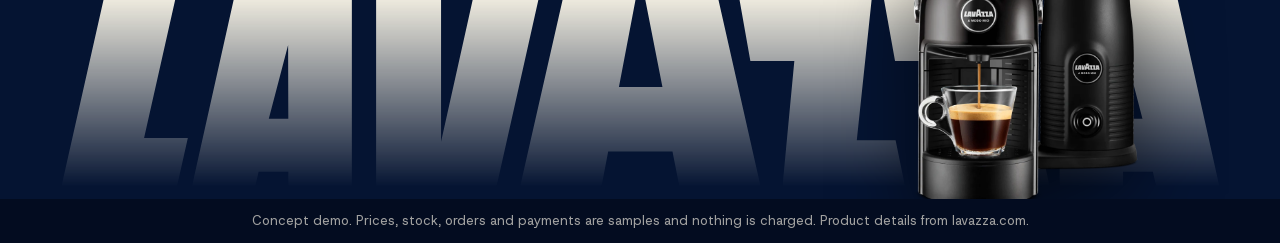
<file: product.html>
<!doctype html>
<html lang="en" data-base="">
<head>
<meta charset="utf-8">
<meta name="viewport" content="width=device-width, initial-scale=1">
<meta name="robots" content="noindex">
<title>Product | Lavazza Maldives</title>
<link rel="icon" href="assets/img/brand/favicon.svg">
<link rel="preload" as="font" type="font/woff2" href="assets/fonts/bricolage-grotesque-latin.woff2" crossorigin>
<link rel="stylesheet" href="assets/css/site.css">
<script>document.documentElement.classList.add('js');setTimeout(function(){if(!window.LV_READY)document.documentElement.classList.remove('js')},4000)</script>
</head>
<body>

<main id="main">
  <div id="pdp"></div>
  <section class="sec" id="more" hidden style="padding-top:clamp(56px,6vw,90px)">
    <div class="wrap">
      <header class="sec-head left" style="margin-bottom:28px">
        <span class="eyebrow" id="more-eyebrow"></span>
        <h2 class="display h-md" id="more-title"></h2>
      </header>
      <div class="grid" id="more-grid"></div>
    </div>
  </section>
</main>

<script src="assets/js/data.js"></script>
<script src="assets/js/brand.js"></script>
<script src="assets/js/store.js"></script>
<script src="assets/js/ui.js"></script>
<script src="assets/js/product.js"></script>
</body>
</html>
</file>
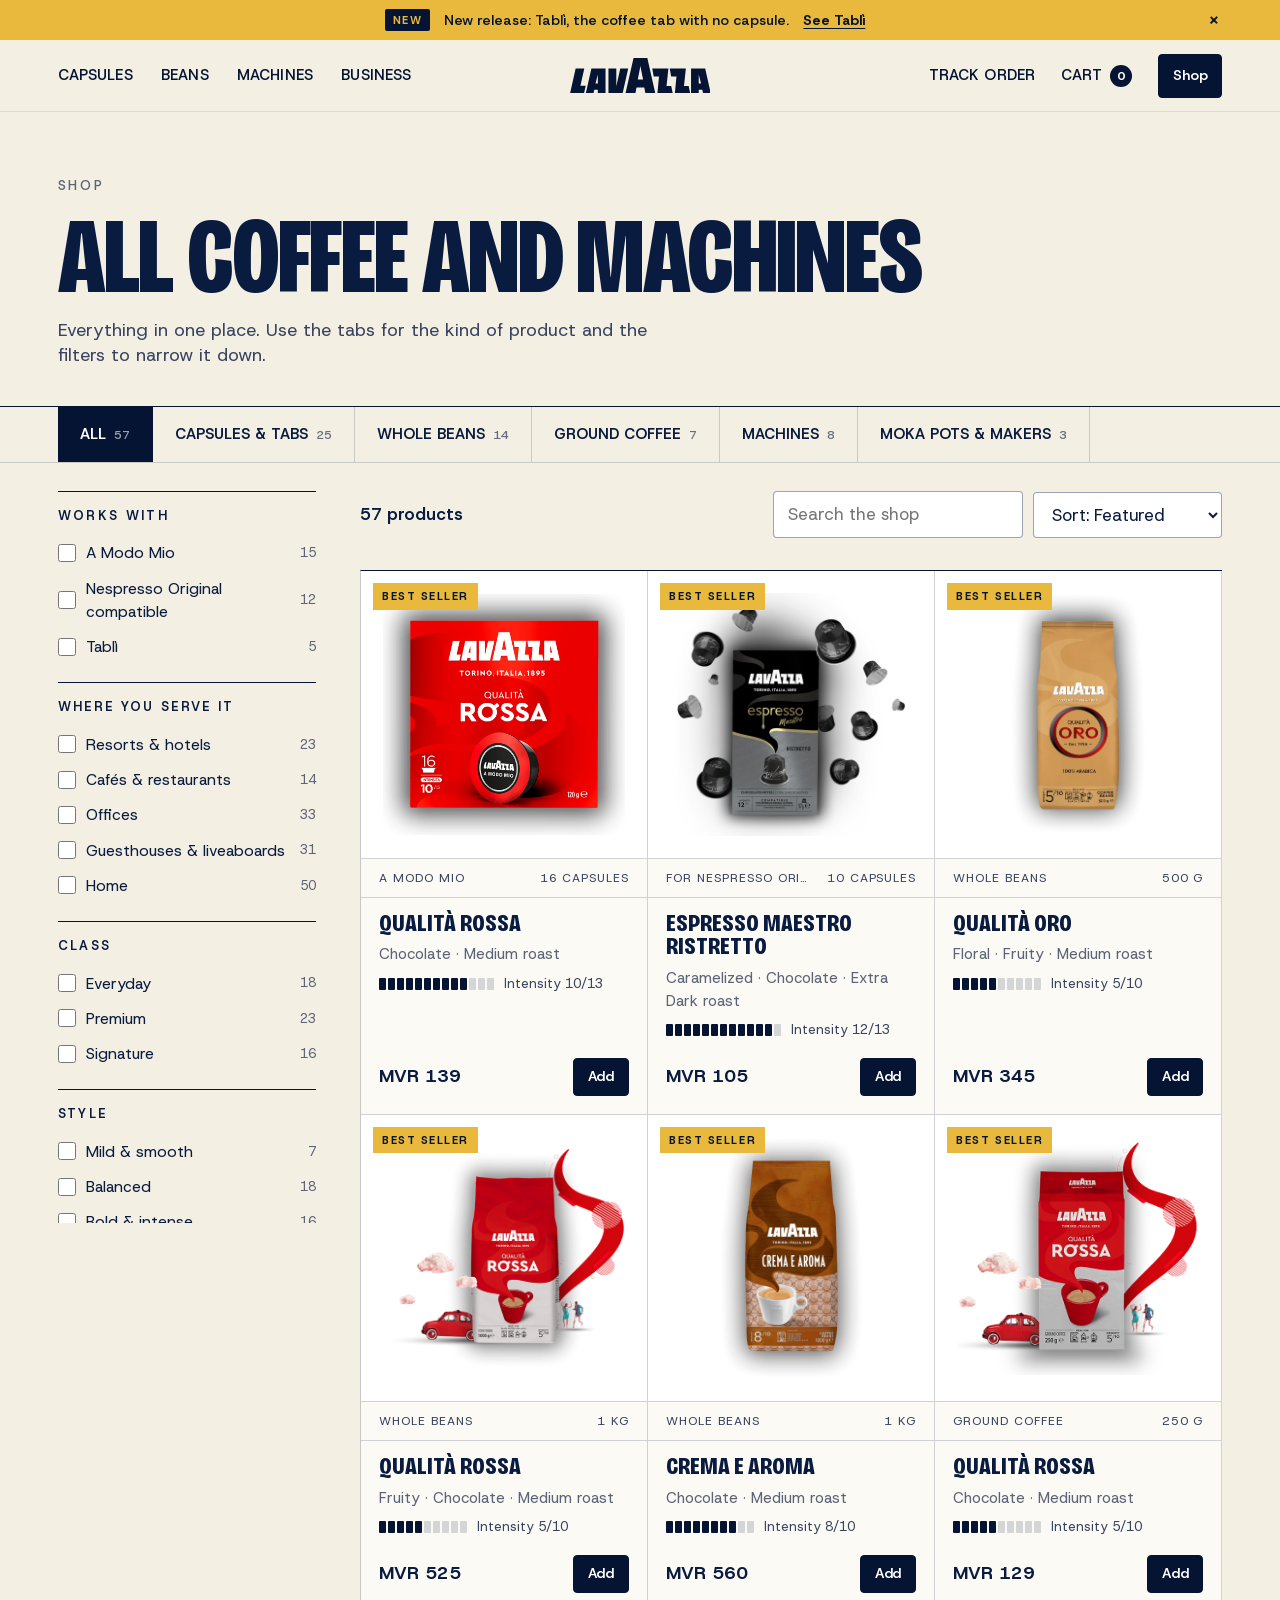
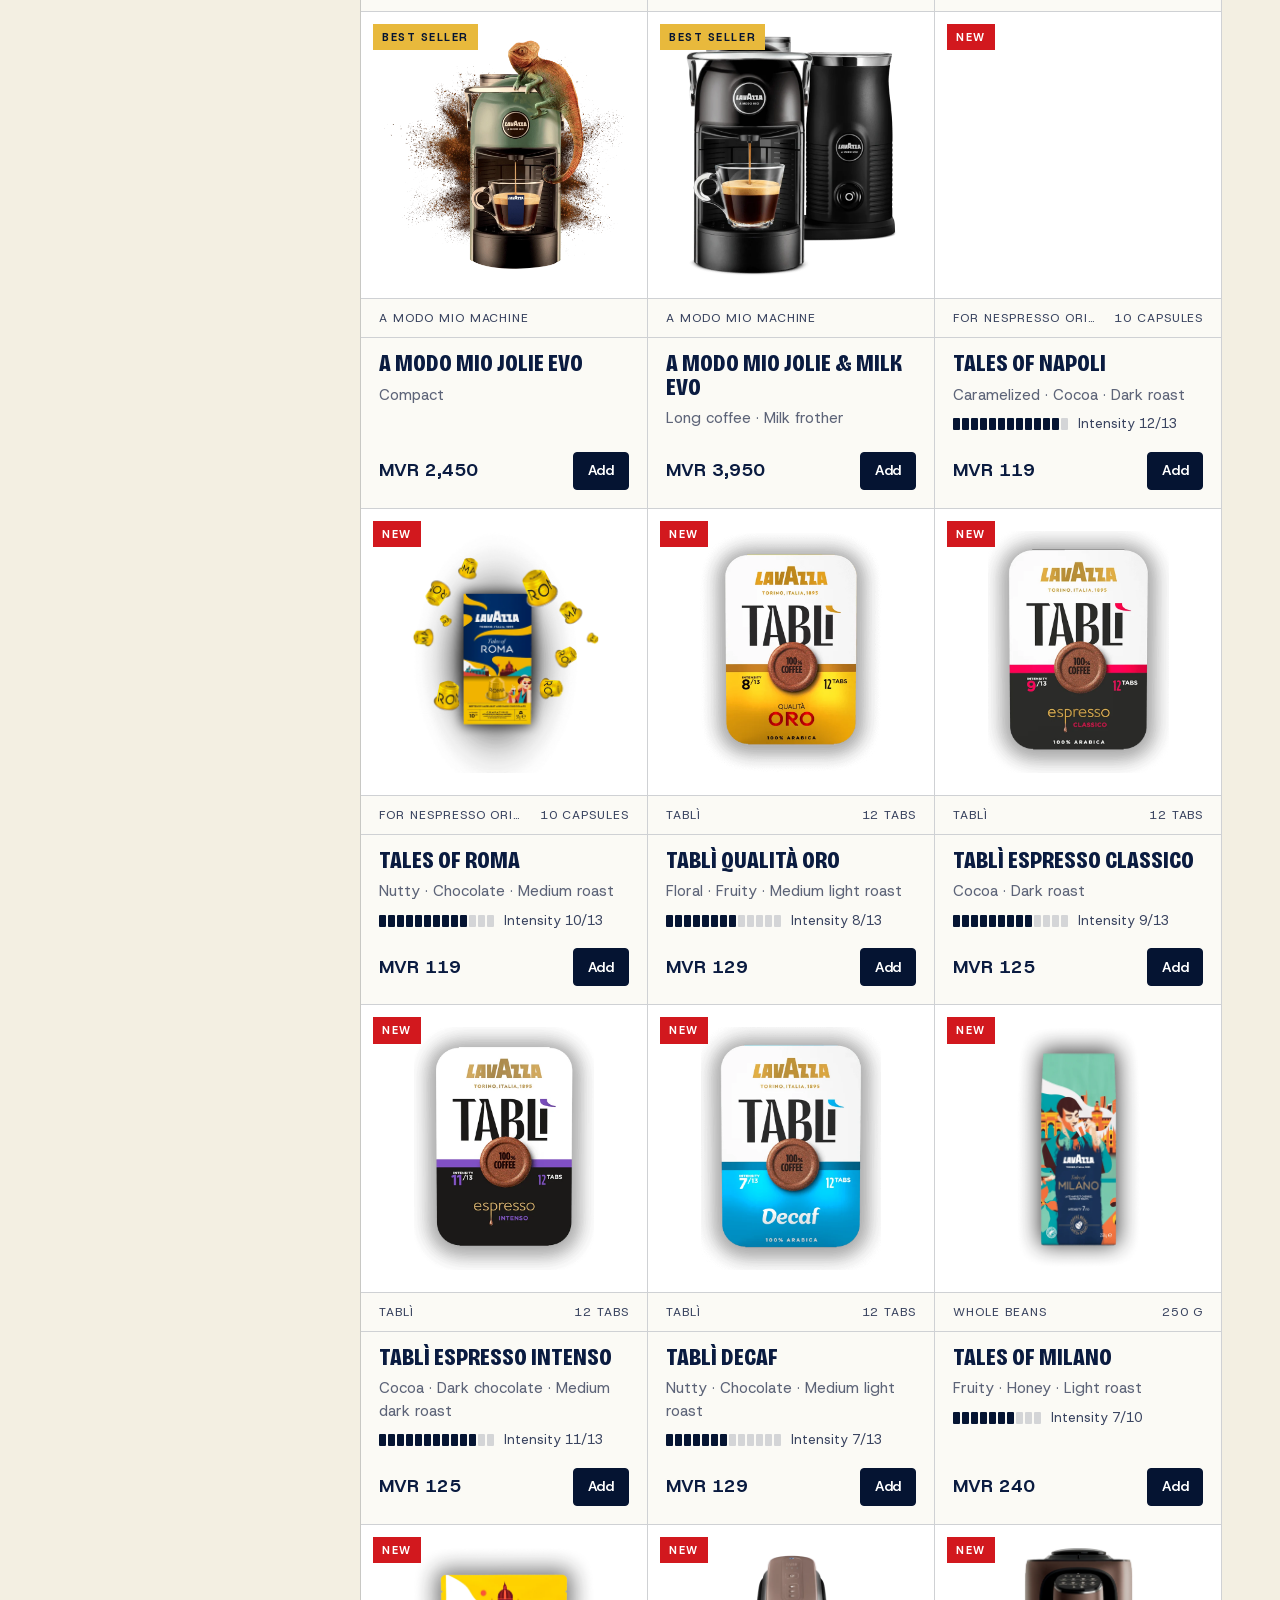
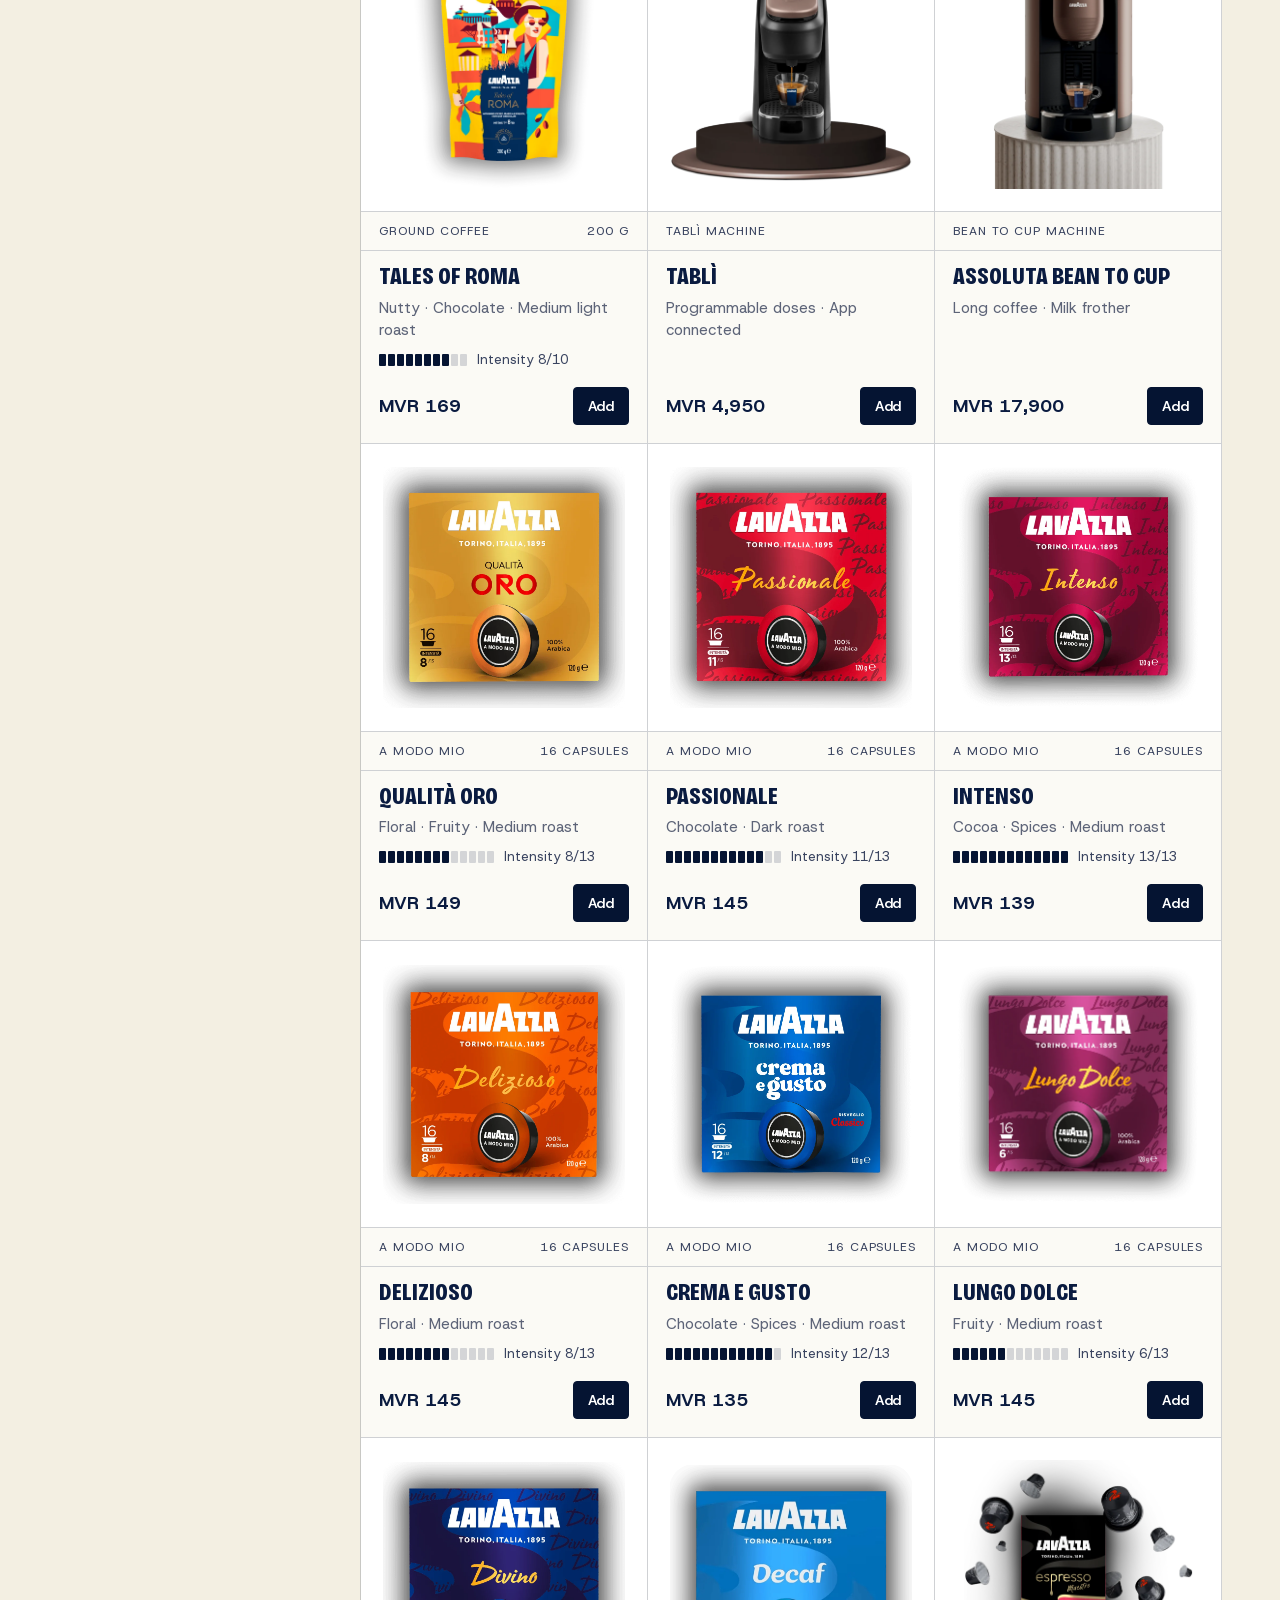
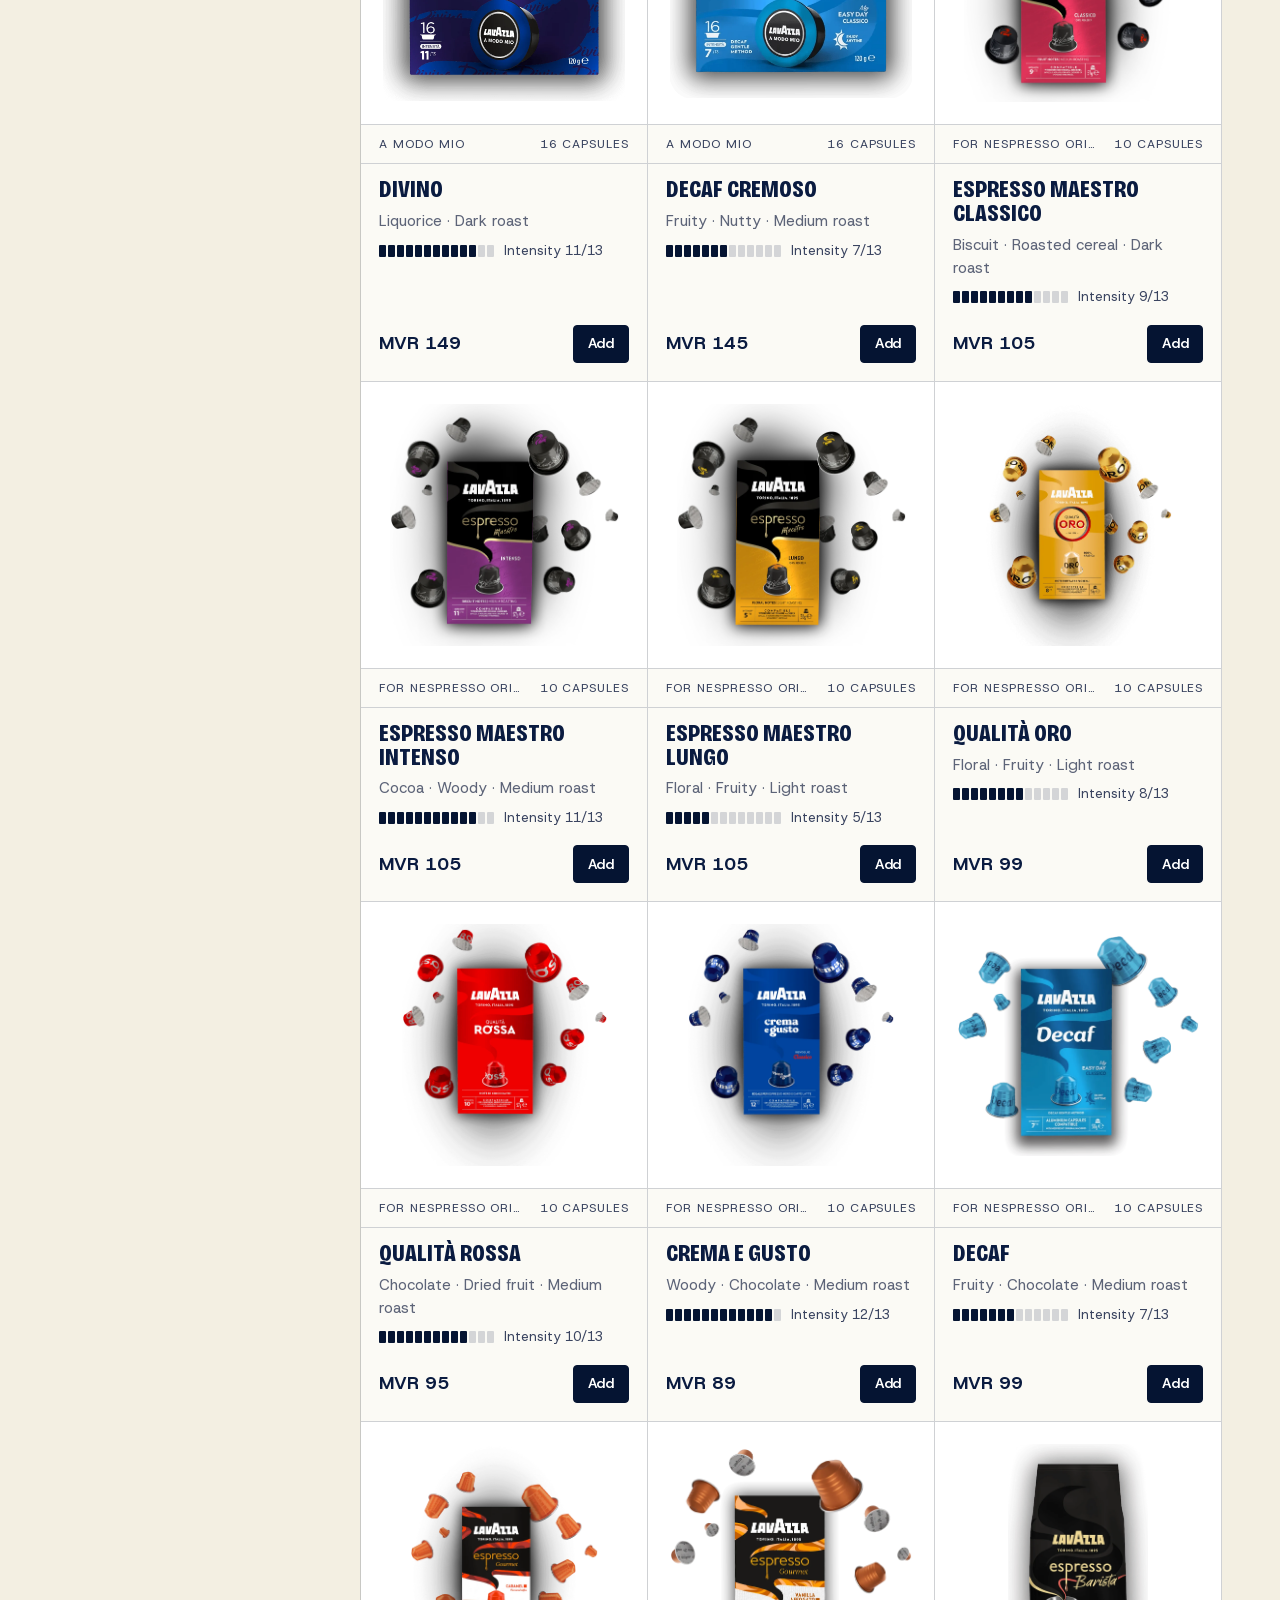
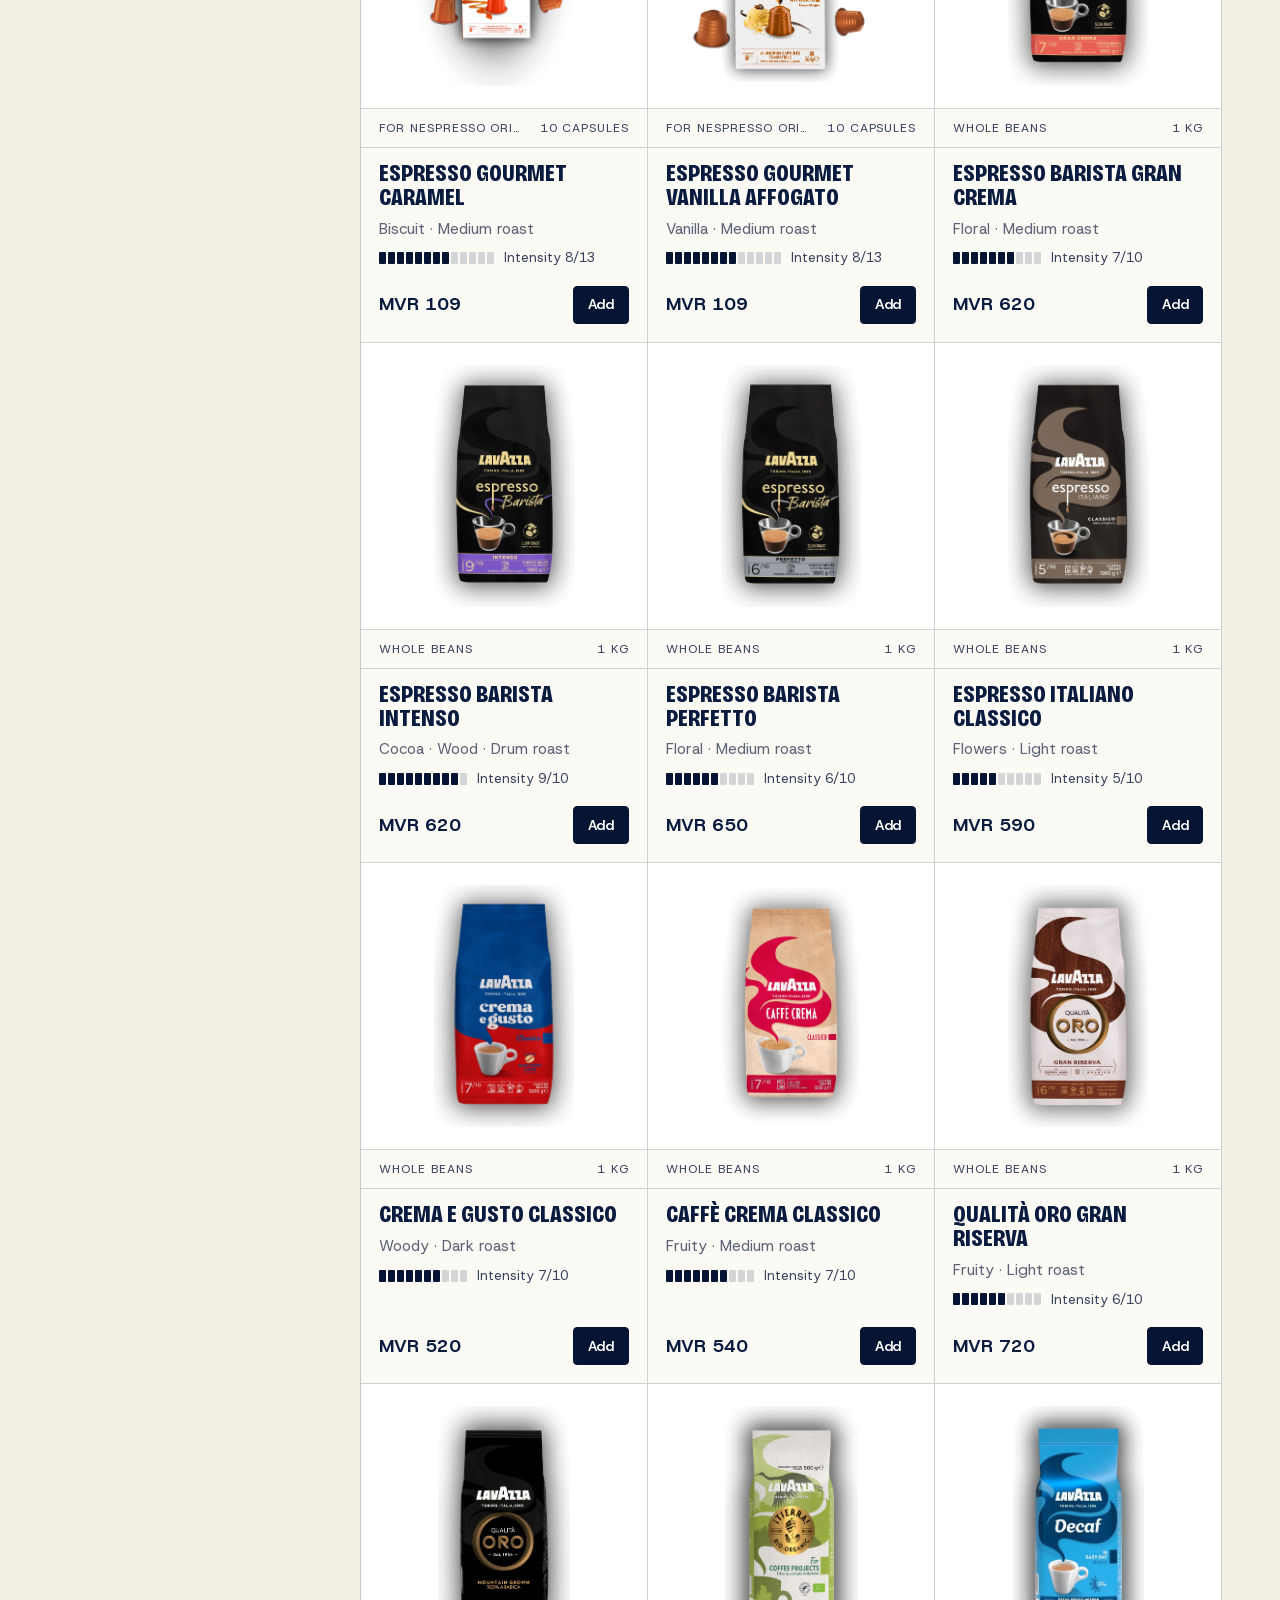
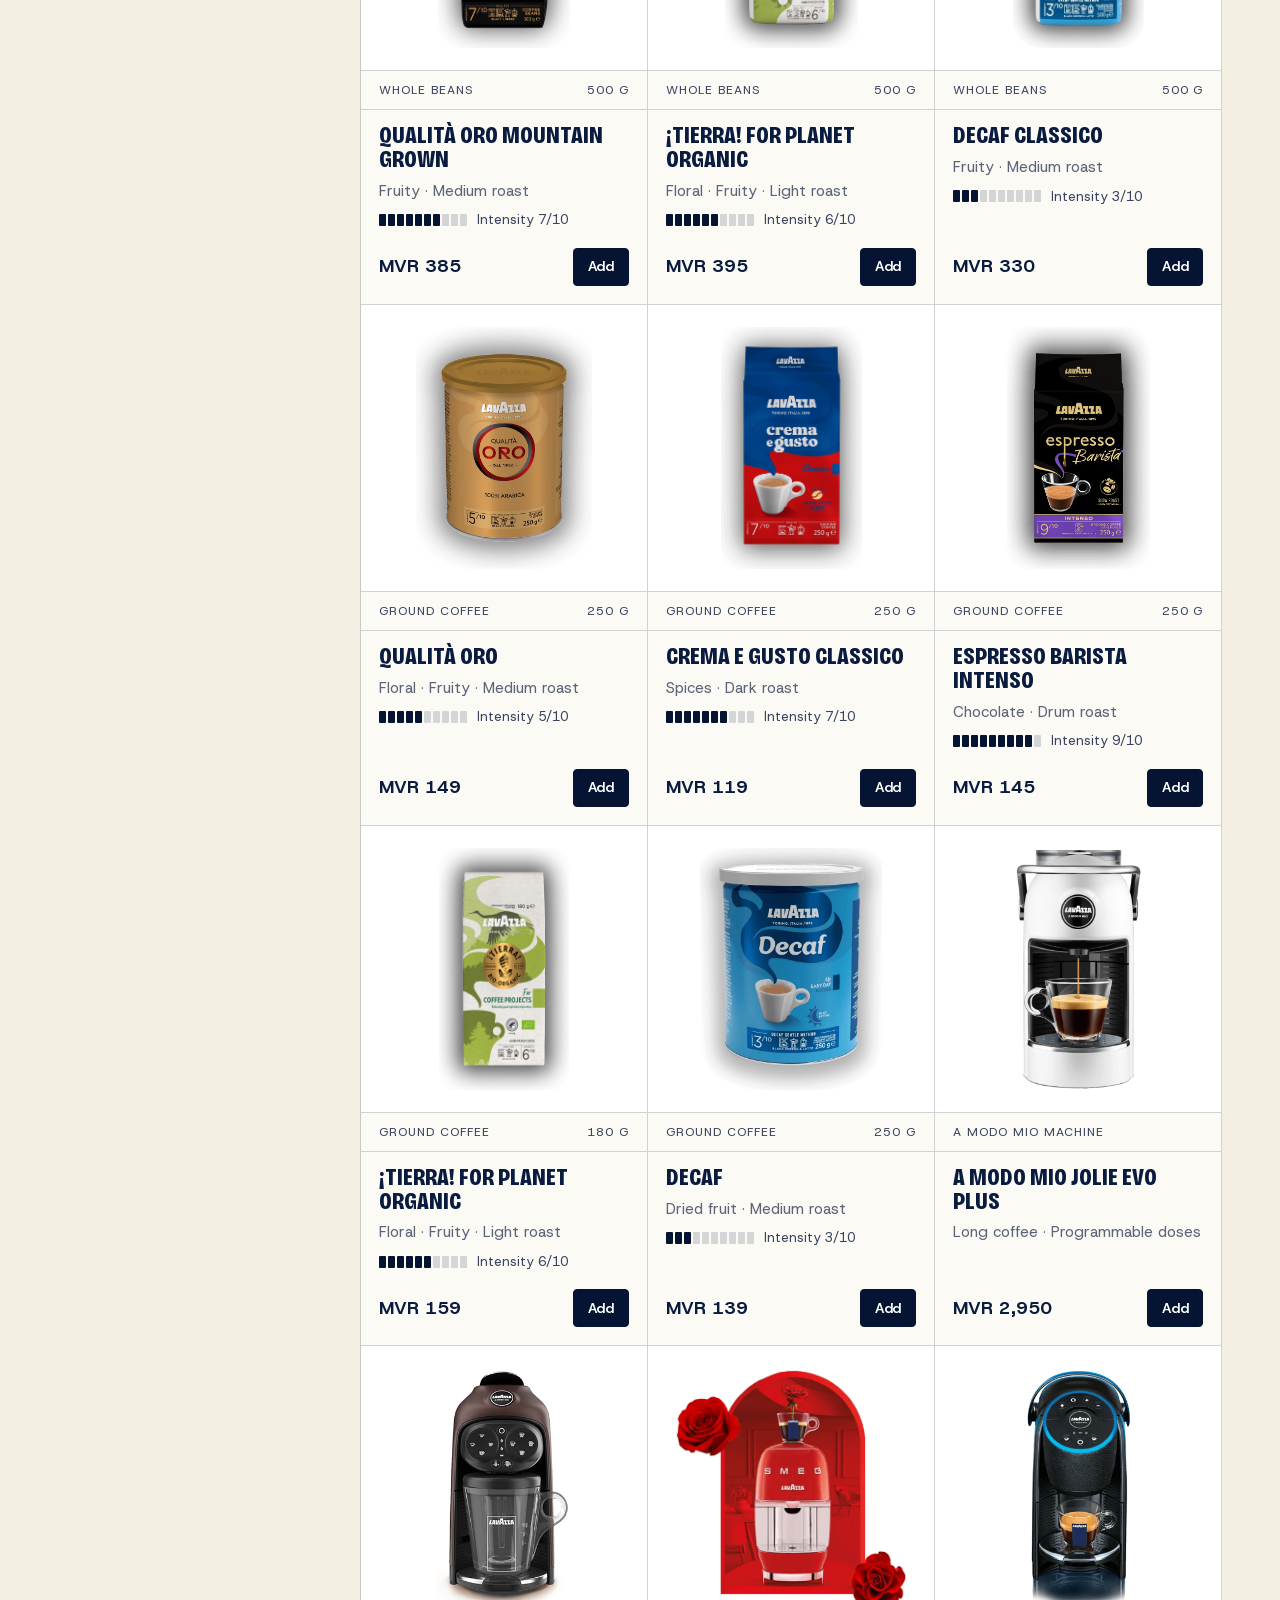
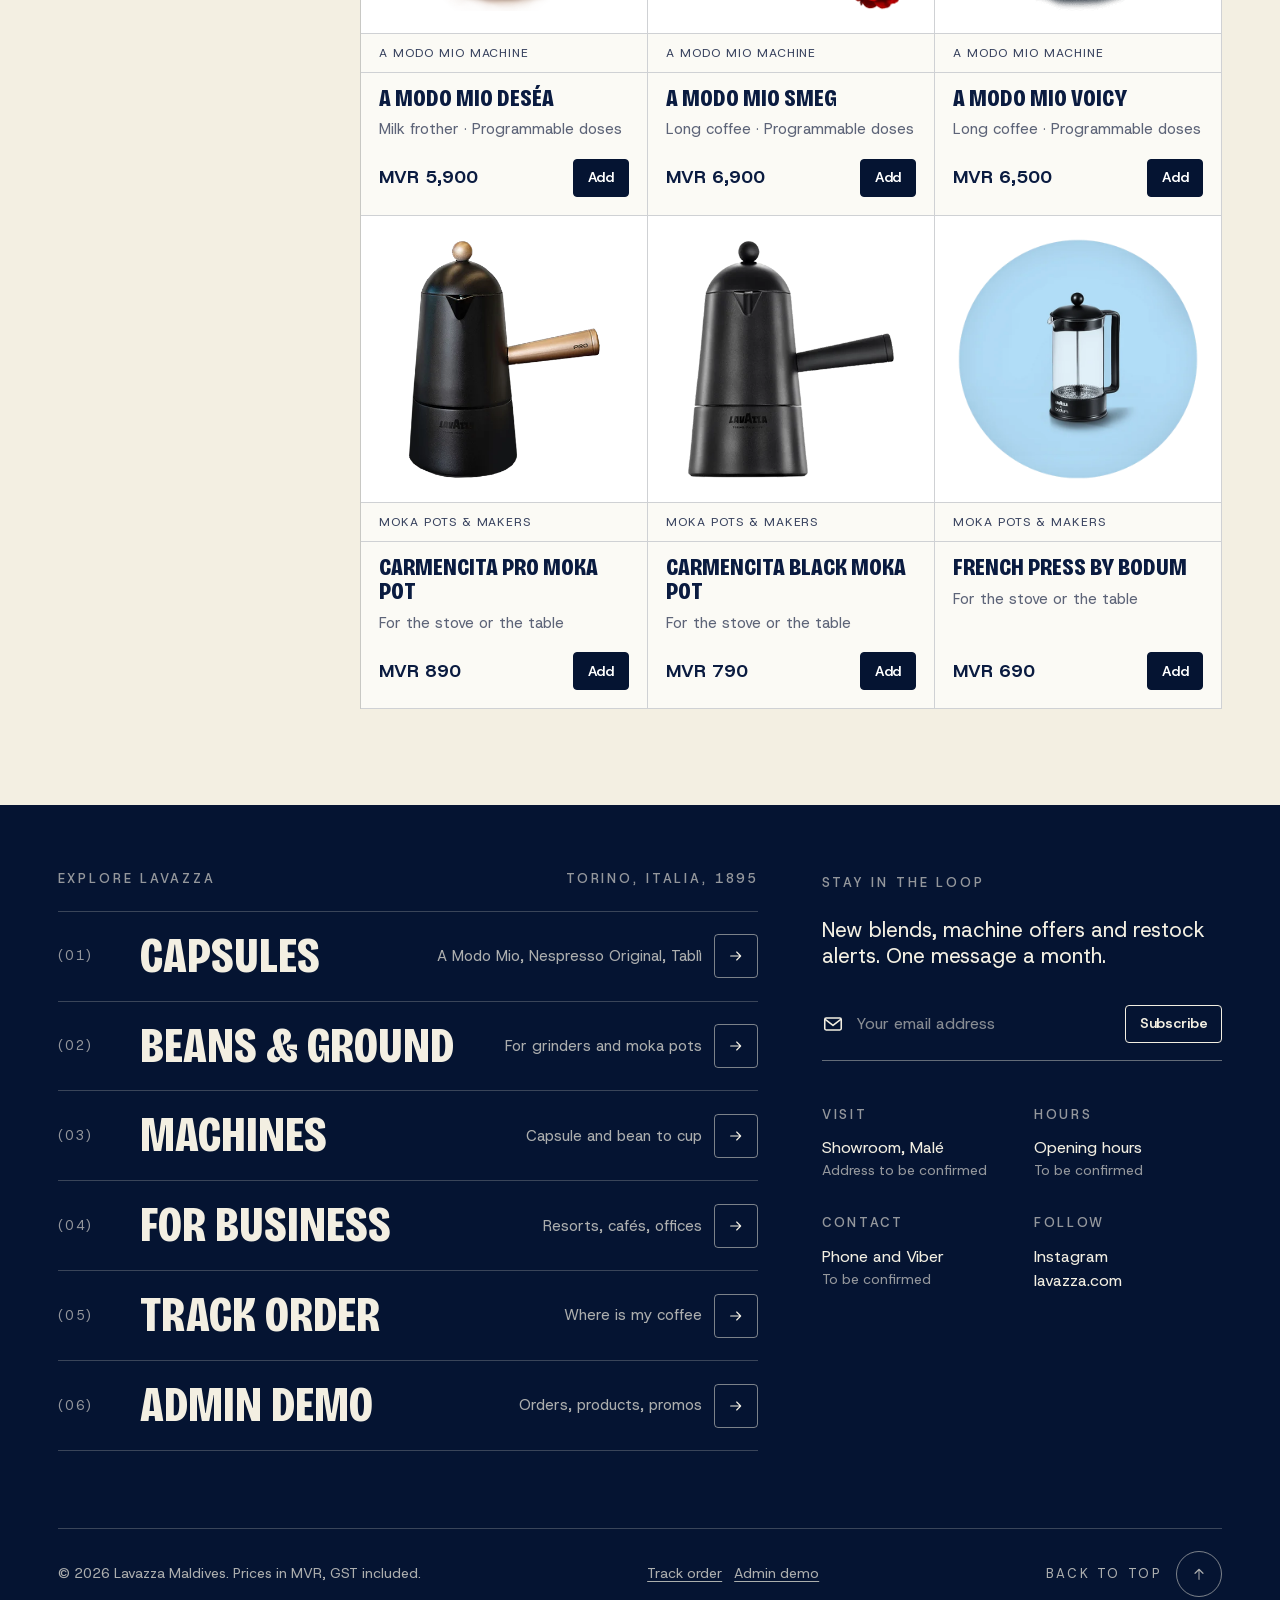
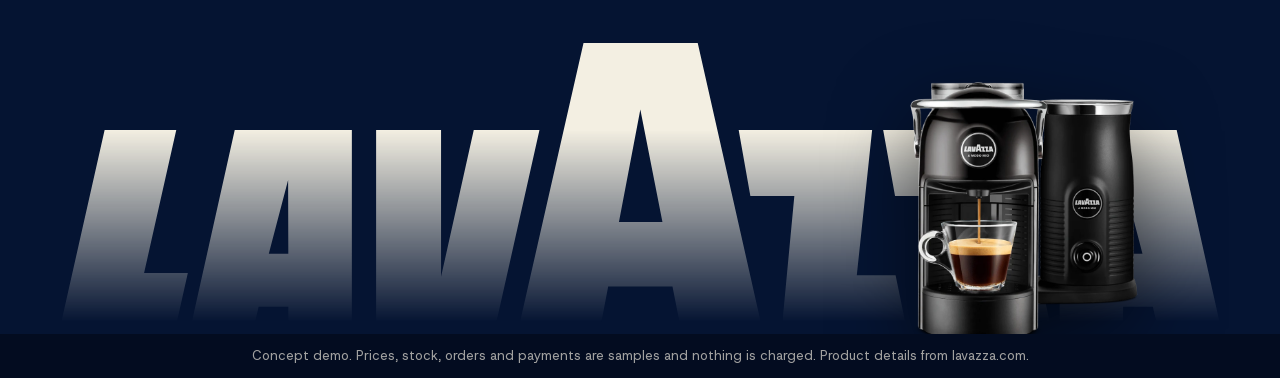
<file: shop.html>
<!doctype html>
<html lang="en" data-base="">
<head>
<meta charset="utf-8">
<meta name="viewport" content="width=device-width, initial-scale=1">
<meta name="robots" content="noindex">
<title>Shop | Lavazza Maldives</title>
<meta name="description" content="Shop Lavazza capsules, coffee beans, ground coffee and machines in the Maldives. Filter by system, where you serve it, class and style. Demo site.">
<link rel="icon" href="assets/img/brand/favicon.svg">
<link rel="preload" as="font" type="font/woff2" href="assets/fonts/bricolage-grotesque-latin.woff2" crossorigin>
<link rel="stylesheet" href="assets/css/site.css">
<script>document.documentElement.classList.add('js');setTimeout(function(){if(!window.LV_READY)document.documentElement.classList.remove('js')},4000)</script>
</head>
<body>

<main id="main">
  <div class="wrap page-head">
    <span class="eyebrow">Shop</span>
    <h1 class="display h-lg" id="shop-title">All coffee and machines</h1>
    <p class="lead" id="shop-lead">Everything in one place. Use the tabs for the kind of product and the filters on the left to narrow it down.</p>
  </div>

  <div class="shop-bar"><div class="wrap"><div class="shop-cats" id="cats" role="group" aria-label="Product type"></div></div></div>

  <div class="wrap shop-layout">
    <aside class="filters" id="filters" aria-label="Filters">
      <div class="filters-head"><h2 class="display h-sm">Filters</h2><button class="x" type="button" id="filters-x" aria-label="Close filters">&times;</button></div>
      <div id="fgroups"></div>
      <button class="btn filters-done" type="button" id="filters-done">Show products</button>
    </aside>
    <div>
      <div class="shop-top">
        <span class="count" id="count" role="status" aria-live="polite"></span>
        <div class="shop-tools">
          <button class="btn btn-light btn-sm filters-btn" type="button" id="filters-btn">Filters</button>
          <label class="sr" for="q">Search products</label>
          <input class="inp" type="search" id="q" placeholder="Search the shop" autocomplete="off">
          <label class="sr" for="sort">Sort by</label>
          <select class="inp" id="sort">
            <option value="featured">Sort: Featured</option>
            <option value="price-asc">Price, low to high</option>
            <option value="price-desc">Price, high to low</option>
            <option value="mild">Mildest first</option>
            <option value="bold">Strongest first</option>
            <option value="name">Name, A to Z</option>
          </select>
        </div>
      </div>
      <div class="active-chips" id="active"></div>
      <div class="grid shop-grid" id="grid"></div>
    </div>
  </div>
</main>

<script src="assets/js/data.js"></script>
<script src="assets/js/brand.js"></script>
<script src="assets/js/store.js"></script>
<script src="assets/js/ui.js"></script>
<script src="assets/js/shop.js"></script>
</body>
</html>
</file>
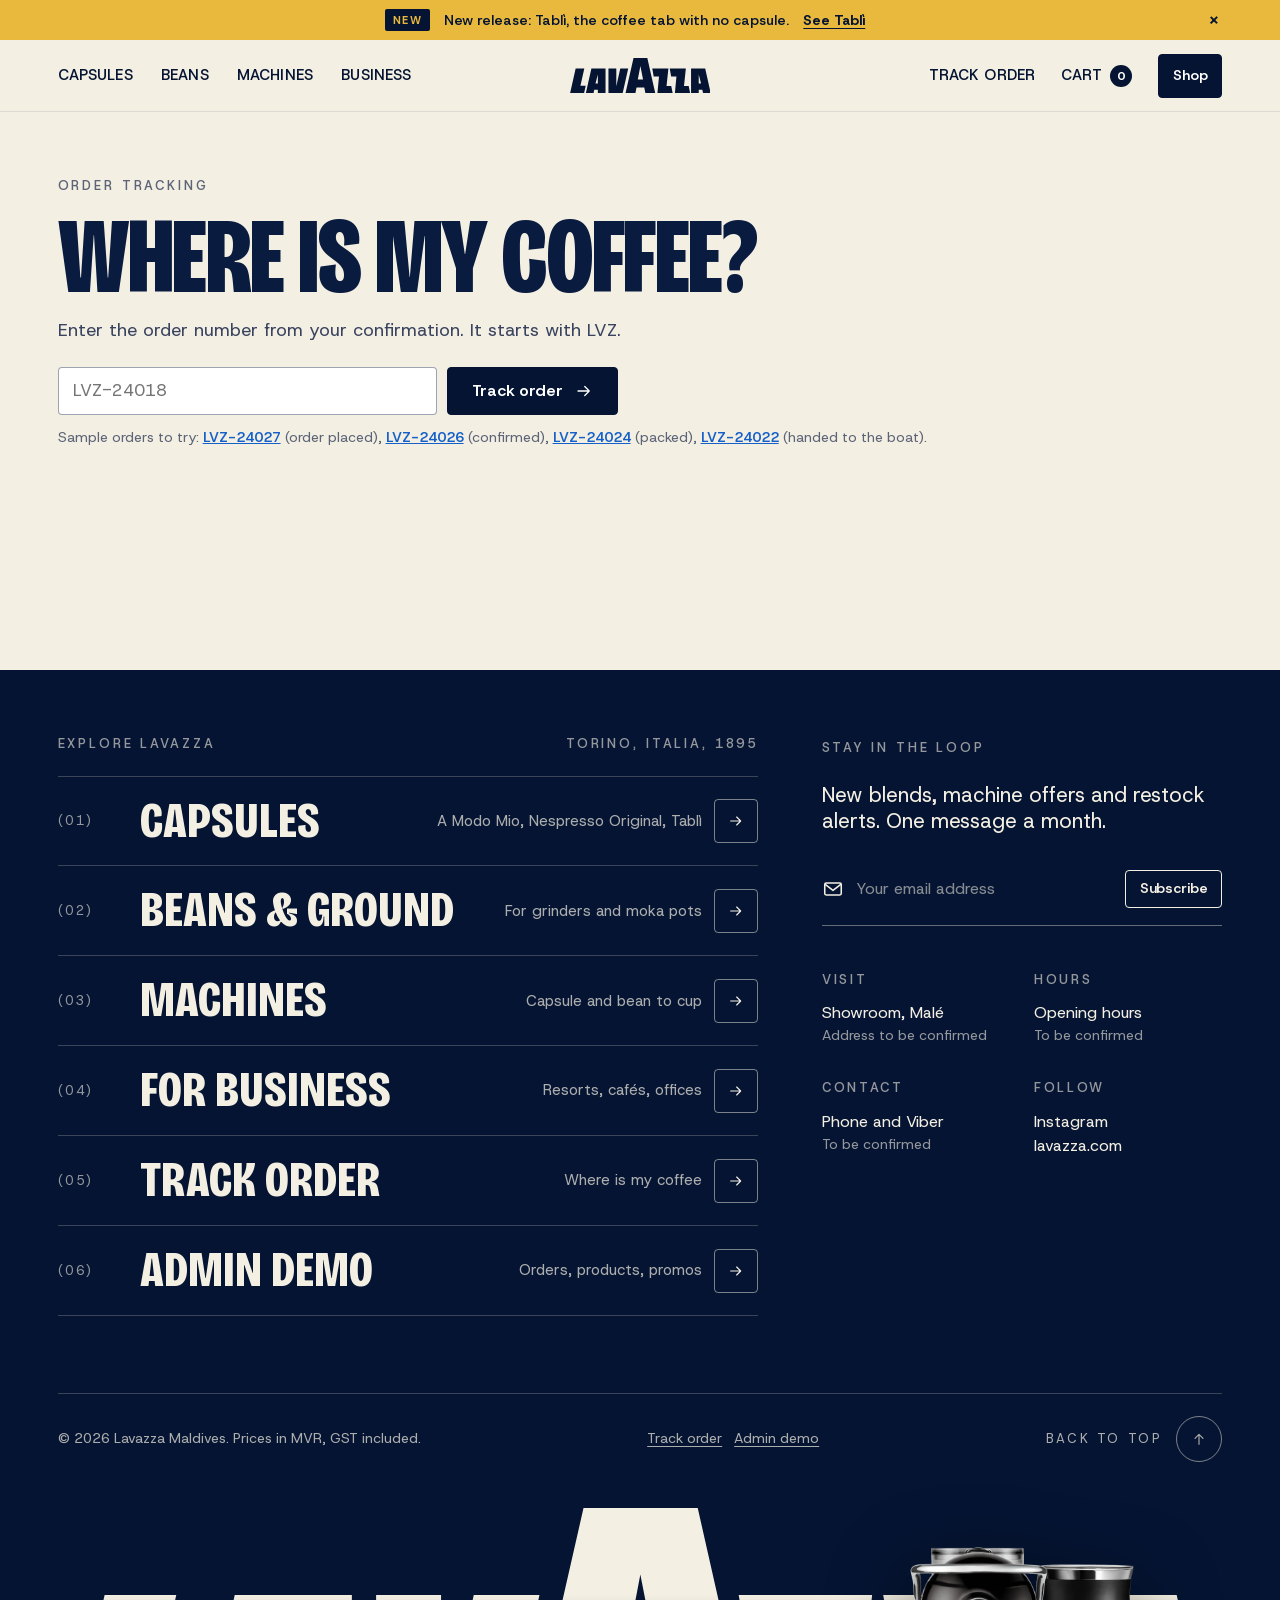
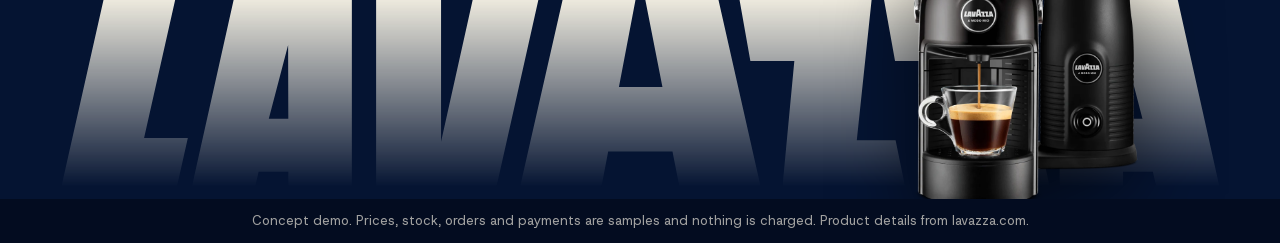
<file: track.html>
<!doctype html>
<html lang="en" data-base="">
<head>
<meta charset="utf-8">
<meta name="viewport" content="width=device-width, initial-scale=1">
<meta name="robots" content="noindex">
<title>Track your order | Lavazza Maldives</title>
<meta name="description" content="Enter your order number to see where your Lavazza order is. Demo site.">
<link rel="icon" href="assets/img/brand/favicon.svg">
<link rel="preload" as="font" type="font/woff2" href="assets/fonts/bricolage-grotesque-latin.woff2" crossorigin>
<link rel="stylesheet" href="assets/css/site.css">
<script>document.documentElement.classList.add('js');setTimeout(function(){if(!window.LV_READY)document.documentElement.classList.remove('js')},4000)</script>
</head>
<body>

<main id="main">
  <div class="wrap page-head">
    <span class="eyebrow">Order tracking</span>
    <h1 class="display h-lg">Where is my coffee?</h1>
    <p class="lead">Enter the order number from your confirmation. It starts with LVZ.</p>
    <form class="track-form" id="track-form" style="margin-top:24px">
      <label class="sr" for="order">Order number</label>
      <input class="inp" id="order" name="order" placeholder="LVZ-24018" autocomplete="off" autocapitalize="characters" required>
      <button class="btn" type="submit">Track order <svg class="arr" viewBox="0 0 24 24" fill="none" stroke="currentColor" stroke-width="1.7" stroke-linecap="round" stroke-linejoin="round" aria-hidden="true"><path d="M4 12h15M13 6l6 6-6 6"/></svg></button>
    </form>
    <p class="track-try" id="track-try"></p>
  </div>
  <div class="wrap" id="track-out" aria-live="polite"></div>
</main>

<script src="assets/js/data.js"></script>
<script src="assets/js/brand.js"></script>
<script src="assets/js/store.js"></script>
<script src="assets/js/ui.js"></script>
<script src="assets/js/track.js"></script>
</body>
</html>
</file>
<file: assets/css/site.css>
@import url("../fonts/fonts.css");

/* ============ tokens ============ */
:root {
  --navy: #051432;
  --ink: #0a1b40;
  --blue: #0d3b9e;
  --azure: #1560c9;
  --lagoon: #3fb2d8;
  --foam: #a9e3df;
  --sand: #f3efe2;
  --paper: #fbfaf5;
  --white: #fff;
  --gold: #e8b93c;
  --gold-deep: #b98a1c;
  --red: #d2181e;
  --muted: #5d6478;
  --line: rgba(10, 27, 64, .18);
  --line-soft: rgba(10, 27, 64, .1);
  --pad: clamp(20px, 4.5vw, 64px);
  --max: 1440px;
  --display: "Bricolage Grotesque", "Arial Narrow", Impact, sans-serif;
  --body: "Host Grotesk", "Helvetica Neue", Arial, sans-serif;
  --ease: cubic-bezier(.2, .7, .1, 1);
  --header-h: 72px;
}

*, *::before, *::after { box-sizing: border-box; }
html { -webkit-text-size-adjust: 100%; scroll-behavior: smooth; }
body {
  margin: 0; background: var(--sand); color: var(--ink);
  font: 400 17px/1.5 var(--body); -webkit-font-smoothing: antialiased; text-rendering: optimizeLegibility;
  overflow-x: clip;
}
img, svg, video { display: block; max-width: 100%; }
[hidden] { display: none !important; }
a { color: inherit; }
button, input, select, textarea { font: inherit; color: inherit; }
button { cursor: pointer; }
h1, h2, h3, h4, p, ul, ol, figure { margin: 0; }
ul, ol { padding: 0; list-style: none; }
:focus-visible { outline: 2px solid var(--azure); outline-offset: 3px; border-radius: 2px; }
.sr { position: absolute; width: 1px; height: 1px; overflow: hidden; clip-path: inset(50%); white-space: nowrap; }
.sr:focus { position: fixed; left: 12px; top: 12px; width: auto; height: auto; clip-path: none; padding: 10px 14px; background: #fff; color: var(--navy); font-weight: 600; z-index: 200; }
[id] { scroll-margin-top: calc(var(--header-h) + 40px); }
.wrap { width: 100%; max-width: var(--max); margin: 0 auto; padding: 0 var(--pad); }

/* ============ type ============ */
.display {
  font-family: var(--display); font-weight: 800; font-stretch: 75%; text-transform: uppercase;
  line-height: .84; letter-spacing: -.015em; font-optical-sizing: auto;
}
.eyebrow { font-size: 13px; letter-spacing: .22em; text-transform: uppercase; font-weight: 500; }
.eyebrow .rule { display: inline-block; width: 26px; height: 1px; background: currentColor; vertical-align: middle; margin: 0 12px 0 9px; translate: 0 -1px; }
.h-xl { font-size: clamp(62px, 13.2vw, 190px); line-height: .8; }
.h-lg { font-size: clamp(46px, 8.4vw, 120px); }
.h-md { font-size: clamp(36px, 5vw, 72px); }
.h-sm { font-size: clamp(26px, 2.6vw, 34px); line-height: .95; }
.lead { font-size: clamp(17px, 1.4vw, 20px); line-height: 1.4; color: #3a4460; }

/* ============ buttons ============ */
.btn {
  display: inline-flex; align-items: center; justify-content: center; gap: 12px; min-height: 48px; padding: 0 24px;
  border: 1px solid var(--navy); border-radius: 4px; background: var(--navy); color: #fff;
  font-weight: 600; font-size: 16px; letter-spacing: -.01em; text-decoration: none; white-space: nowrap;
  transition: background .25s, color .25s, border-color .25s, transform .25s var(--ease);
}
.btn .arr { width: 18px; height: 18px; flex: none; transition: transform .3s var(--ease); }
.btn:hover .arr { transform: translateX(4px); }
.btn:hover { background: var(--blue); border-color: var(--blue); }
.btn:active { transform: scale(.98); }
.btn-light { background: var(--paper); color: var(--navy); border-color: var(--navy); }
.btn-light:hover { background: #fff; color: var(--blue); border-color: var(--blue); }
.btn-ghost { background: transparent; color: inherit; border-color: currentColor; }
.btn-ghost:hover { background: rgba(255, 255, 255, .14); border-color: currentColor; color: inherit; }
.btn-gold { background: var(--gold); border-color: var(--gold); color: var(--navy); }
.btn-gold:hover { background: #f4cb5c; border-color: #f4cb5c; color: var(--navy); }
.btn-sm { min-height: 38px; padding: 0 14px; font-size: 14px; gap: 8px; }
.btn-block { width: 100%; }
.btn[disabled] { opacity: .45; cursor: not-allowed; }
.link { font-weight: 600; text-underline-offset: 4px; }

/* ============ promo strip ============ */
.strip { background: var(--gold); color: var(--navy); font-size: 14px; font-weight: 500; position: relative; z-index: 60; }
.strip .wrap { display: flex; align-items: center; justify-content: center; gap: 14px; min-height: 40px; padding-right: calc(var(--pad) + 30px); }
.strip a { font-weight: 700; text-underline-offset: 3px; white-space: nowrap; }
.strip-x { position: absolute; right: calc(var(--pad) - 8px); top: 50%; translate: 0 -50%; width: 32px; height: 32px; border: 0; background: none; font-size: 20px; line-height: 1; }
.strip-new { background: var(--navy); color: var(--gold); font-size: 11px; letter-spacing: .14em; text-transform: uppercase; padding: 3px 8px; border-radius: 2px; font-weight: 700; }

/* ============ header ============ */
.hdr { position: sticky; top: 0; z-index: 50; height: var(--header-h); color: var(--navy); background: var(--sand); border-bottom: 1px solid var(--line-soft); transition: background .3s, color .3s, border-color .3s; }
.hdr .wrap { height: 100%; display: grid; grid-template-columns: 1fr auto 1fr; align-items: center; gap: 20px; }
.hdr-nav { display: flex; gap: clamp(14px, 2.2vw, 32px); align-items: center; }
.hdr-nav a, .hdr-link { font-size: 15px; text-transform: uppercase; letter-spacing: .01em; text-decoration: none; font-weight: 500; padding: 8px 0; position: relative; background: none; border: 0; }
.hdr-nav a::after, .hdr-link::after { content: ""; position: absolute; left: 0; right: 0; bottom: 3px; height: 1px; background: currentColor; transform: scaleX(0); transform-origin: left; transition: transform .3s var(--ease); }
.hdr-nav a:hover::after, .hdr-link:hover::after, .hdr-nav a[aria-current]::after { transform: scaleX(1); }
.hdr-logo { display: block; width: clamp(118px, 11vw, 150px); color: inherit; }
.hdr-logo svg { width: 100%; height: auto; }
.hdr-right { display: flex; justify-content: flex-end; align-items: center; gap: clamp(12px, 2vw, 28px); }
.hdr-cart { display: inline-flex; align-items: center; gap: 8px; }
.hdr-cart b { min-width: 22px; height: 22px; padding: 0 6px; border-radius: 11px; background: var(--navy); color: #fff; font-size: 12px; display: inline-grid; place-items: center; font-weight: 700; transition: transform .3s var(--ease); }
.hdr-cart b.bump { transform: scale(1.35); }
.hdr-shop { min-height: 44px; }
.hdr-menu { display: none; width: 44px; height: 44px; border: 1px solid currentColor; border-radius: 4px; background: none; place-items: center; }
.hdr-menu span { display: block; width: 18px; height: 2px; background: currentColor; box-shadow: 0 6px 0 currentColor, 0 -6px 0 currentColor; }

/* over the home hero the header is see-through until you scroll */
.hdr.is-over { position: fixed; left: 0; right: 0; background: transparent; color: #fff; border-color: transparent; }
.hdr.is-over .hdr-cart b { background: #fff; color: var(--navy); }
.hdr.is-over .hdr-shop { background: transparent; border-color: #fff; color: #fff; }
.hdr.is-over .hdr-shop:hover { background: #fff; color: var(--navy); }
.has-strip .hdr.is-over { top: var(--strip-h, 40px); }
.hdr.is-over.is-stuck { top: 0; background: rgba(243, 239, 226, .92); backdrop-filter: blur(12px); -webkit-backdrop-filter: blur(12px); color: var(--navy); border-color: var(--line-soft); }
.hdr.is-over.is-stuck .hdr-cart b { background: var(--navy); color: #fff; }
.hdr.is-over.is-stuck .hdr-shop { background: var(--navy); border-color: var(--navy); color: #fff; }

.mnav { position: fixed; inset: 0; z-index: 80; background: var(--navy); color: var(--sand); padding: 20px var(--pad) 32px; display: flex; flex-direction: column; transform: translateY(-100%); transition: transform .5s var(--ease), visibility 0s .5s; visibility: hidden; overflow-y: auto; }
.mnav.is-open { transform: none; visibility: visible; transition: transform .5s var(--ease), visibility 0s; }
.mnav-top { display: flex; justify-content: space-between; align-items: center; height: 52px; }
.mnav-top svg { width: 120px; }
.mnav-close { width: 44px; height: 44px; border: 1px solid currentColor; border-radius: 4px; background: none; font-size: 22px; }
.mnav ol { margin-top: 24px; border-top: 1px solid rgba(243, 239, 226, .2); }
.mnav li a { display: flex; align-items: baseline; gap: 16px; padding: 16px 0; border-bottom: 1px solid rgba(243, 239, 226, .2); text-decoration: none; }
.mnav li a span { font-size: 12px; letter-spacing: .2em; opacity: .6; }
.mnav li a b { font: 800 44px/1 var(--display); font-stretch: 75%; text-transform: uppercase; }

/* ============ reveal on scroll ============ */
.js [data-reveal] { opacity: 0; transform: translateY(26px); transition: opacity .9s var(--ease), transform .9s var(--ease); transition-delay: calc(var(--d, 0) * 90ms); }
.js [data-reveal].is-in { opacity: 1; transform: none; }
.js [data-reveal="fade"] { transform: none; }
.sp-w { display: inline-block; overflow: hidden; vertical-align: top; padding-bottom: .12em; margin-bottom: -.12em; }
.sp-word { display: inline-block; transform: translateY(0); }
.js [data-split] .sp-word { transform: translateY(105%); transition: transform 1s var(--ease); transition-delay: calc(var(--w, 0) * 70ms + var(--d0, 0ms)); }
.js [data-split].is-in .sp-word { transform: none; }

/* ============ hero ============ */
.hero {
  position: relative; min-height: min(100svh, 980px); padding: calc(var(--header-h) + 72px) 0 0; overflow: hidden; isolation: isolate;
  background: linear-gradient(180deg, #092667 0%, #0e45ad 16%, #1c79cf 36%, #46b7d9 58%, #a9e3df 80%, var(--sand) 100%);
}
.has-strip .hero { padding-top: calc(var(--header-h) + 60px + var(--strip-h, 40px)); }
.hero-glow { position: absolute; inset: 0; z-index: -1; background: radial-gradient(60% 50% at 78% 62%, rgba(255, 255, 255, .34), transparent 70%), radial-gradient(40% 30% at 12% 92%, rgba(255, 255, 255, .3), transparent 70%); }
.hero-waves { position: absolute; left: 0; right: 0; bottom: 0; height: 26%; z-index: -1; opacity: .55; pointer-events: none; }
.hero-waves svg { position: absolute; left: 0; bottom: 0; width: 200%; height: 100%; animation: wave 22s linear infinite; }
.hero-waves svg:nth-child(2) { animation-duration: 34s; animation-direction: reverse; opacity: .6; bottom: 8%; }
@keyframes wave { to { transform: translateX(-50%); } }
.hero .wrap { position: relative; display: grid; grid-template-columns: minmax(0, 1.05fr) minmax(0, .95fr); gap: 20px; min-height: min(calc(100svh - 190px), 780px); }
.hero-copy { position: relative; z-index: 3; padding-bottom: 72px; align-self: start; }
.hero .eyebrow { color: #fff; margin-bottom: 18px; display: block; }
.hero h1 { color: var(--navy); margin-left: -.03em; font-size: clamp(58px, min(11.4vw, 18.5vh), 164px); line-height: .8; white-space: nowrap; }
@media (max-height: 780px) and (min-width: 961px) {
  .has-strip .hero { padding-top: calc(var(--header-h) + 22px + var(--strip-h, 40px)); }
  .hero { padding-top: calc(var(--header-h) + 36px); }
  .hero .eyebrow { margin-bottom: 12px; }
  .hero p { margin-top: 14px; }
  .hero-cta { margin-top: 18px; }
}
.hero p { margin-top: 26px; max-width: 420px; font-size: clamp(18px, 1.5vw, 21px); line-height: 1.35; color: #0c2452; }
.hero-cta { display: flex; flex-wrap: wrap; gap: 16px; margin-top: 30px; }
.hero-art { position: relative; z-index: 2; min-height: 420px; }
.hero-art .hp { position: absolute; will-change: transform; transform: translate3d(calc(var(--mx, 0) * var(--k, 10px)), calc(var(--my, 0) * var(--k, 10px) + var(--sy, 0px)), 0); transition: transform .5s cubic-bezier(.2, .8, .2, 1); }
.hero-art .hp img { width: 100%; height: auto; filter: drop-shadow(0 30px 34px rgba(5, 20, 50, .34)); animation: bob 7s ease-in-out infinite; }
.hero-art .hp-machine { width: min(104%, 720px); right: -9%; bottom: 0; --k: 14px; z-index: 2; }
.hero-art .hp-bag { width: min(30%, 210px); left: -4%; bottom: 20%; --k: -22px; z-index: 1; rotate: -9deg; }
.hero-art .hp-bag img { animation-delay: -2s; }
.hero-art .hp-box { width: min(34%, 240px); right: -4%; top: 0; --k: 30px; z-index: 3; rotate: 8deg; }
.hero-art .hp-box img { animation-delay: -4s; }
@keyframes bob { 0%, 100% { transform: translateY(0); } 50% { transform: translateY(-12px); } }
.js .hero-art .hp { opacity: 0; scale: .9; transition: opacity 1.1s var(--ease) calc(var(--i) * 140ms + 300ms), scale 1.3s var(--ease) calc(var(--i) * 140ms + 300ms), transform .5s cubic-bezier(.2, .8, .2, 1); }
.js .is-ready .hero-art .hp { opacity: 1; scale: 1; }

.sticker { position: absolute; z-index: 4; left: 30%; top: 22%; width: clamp(108px, 10.5vw, 150px); aspect-ratio: 1; display: grid; place-items: center; text-decoration: none; color: var(--navy); transition: scale .4s var(--ease); }
.sticker:hover { scale: 1.08; }
.sticker svg { width: 100%; height: 100%; overflow: visible; }
.sticker .spin { transform-origin: 50% 50%; animation: spin 18s linear infinite; }
.sticker text { font: 700 13.4px var(--body); letter-spacing: .16em; text-transform: uppercase; fill: currentColor; }
@keyframes spin { to { transform: rotate(360deg); } }

/* ============ sections ============ */
.sec { padding: clamp(72px, 9vw, 132px) 0; position: relative; }
.sec-head { text-align: center; max-width: 1100px; margin: 0 auto clamp(36px, 4.5vw, 64px); }
.sec-head .eyebrow { display: block; margin-bottom: 20px; }
.sec-head .lead { max-width: 560px; margin: 22px auto 0; }
.sec-head.left { text-align: left; margin-left: 0; }
.sec-head.left .lead { margin-left: 0; }

/* shop the range */
.tiles { display: grid; grid-template-columns: repeat(3, 1fr); gap: clamp(12px, 1.7vw, 24px); }
.tile { position: relative; aspect-ratio: 4 / 5; overflow: hidden; color: #fff; text-decoration: none; display: flex; flex-direction: column; justify-content: flex-end; padding: clamp(18px, 2vw, 28px); isolation: isolate; background: var(--navy); }
.tile-bg { position: absolute; inset: 0; width: 100%; height: 100%; object-fit: cover; z-index: -2; transition: transform 1.4s var(--ease); }
.tile::after { content: ""; position: absolute; inset: 40% 0 0; background: linear-gradient(180deg, transparent, rgba(5, 20, 50, .66)); z-index: -1; }
.tile-pack { position: absolute; left: 50%; top: 44%; width: 62%; max-height: 66%; object-fit: contain; translate: -50% -50%; transition: transform .9s var(--ease); filter: drop-shadow(0 24px 30px rgba(0, 0, 0, .4)); z-index: -1; }
.tile:hover .tile-bg { transform: scale(1.08); }
.tile:hover .tile-pack { transform: translateY(-14px) rotate(-3deg) scale(1.04); }
.tile small { font-size: 13px; letter-spacing: .2em; text-transform: uppercase; opacity: .9; }
.tile b { display: flex; justify-content: space-between; align-items: flex-end; gap: 12px; font: 800 clamp(34px, 4.2vw, 60px)/.9 var(--display); font-stretch: 75%; text-transform: uppercase; margin-top: 8px; }
.tile .go { width: 46px; height: 46px; border: 1px solid #fff; border-radius: 4px; display: grid; place-items: center; flex: none; transition: background .3s, color .3s; }
.tile .go svg { width: 18px; height: 18px; }
.tile:hover .go { background: #fff; color: var(--navy); }

.picker { margin-top: clamp(28px, 3vw, 44px); border-top: 1px solid var(--navy); display: grid; grid-template-columns: minmax(200px, .8fr) repeat(4, 1fr); }
.picker > * { padding: 22px 20px 22px 0; }
.picker h3 { font: 800 clamp(24px, 2.2vw, 30px)/.95 var(--display); font-stretch: 75%; text-transform: uppercase; }
.picker h3 + p { font-size: 15px; color: var(--muted); margin-top: 8px; max-width: 240px; }
.picker a { border-left: 1px solid var(--line); padding-left: 20px; text-decoration: none; display: flex; flex-direction: column; gap: 6px; position: relative; transition: background .3s; }
.picker a:hover { background: rgba(255, 255, 255, .6); }
.picker a b { font-size: 18px; font-weight: 600; display: flex; align-items: center; gap: 8px; }
.picker a b svg { width: 16px; height: 16px; transition: transform .3s var(--ease); }
.picker a:hover b svg { transform: translateX(4px); }
.picker a span { font-size: 14px; color: var(--muted); line-height: 1.35; }

/* marquee */
.marquee { background: var(--navy); color: var(--sand); overflow: hidden; padding: 22px 0; }
.marquee-track { display: flex; width: max-content; animation: marquee 40s linear infinite; }
.marquee:hover .marquee-track { animation-play-state: paused; }
.marquee ul { display: flex; flex: none; }
.marquee li { display: flex; align-items: center; gap: 12px; padding: 0 clamp(24px, 3vw, 44px); font-size: 17px; text-transform: uppercase; letter-spacing: .03em; white-space: nowrap; }
.marquee li svg { width: 22px; height: 22px; color: var(--gold); }
@keyframes marquee { to { transform: translateX(-50%); } }

/* rail */
.rail-wrap { position: relative; }
.rail { display: flex; overflow-x: auto; scroll-snap-type: x proximity; scrollbar-width: none; padding: 0 var(--pad); cursor: grab; -webkit-overflow-scrolling: touch; }
.rail::-webkit-scrollbar { display: none; }
.rail.is-drag { cursor: grabbing; scroll-snap-type: none; }
.rail.is-drag a { pointer-events: none; }
.rail > * { flex: 0 0 clamp(250px, 23.5vw, 334px); min-width: 0; scroll-snap-align: start; scroll-margin-left: var(--pad); }
.rail-nav { display: flex; justify-content: center; gap: 12px; margin-top: 32px; align-items: center; }
.rail-nav button { width: 48px; height: 48px; border: 1px solid var(--navy); border-radius: 4px; background: none; display: grid; place-items: center; transition: background .25s, color .25s; }
.rail-nav button:hover { background: var(--navy); color: #fff; }
.rail-nav button svg { width: 18px; height: 18px; }
.rail-nav button:first-child svg { transform: scaleX(-1); }
.rail-nav .btn { margin-left: 12px; }

/* best seller card: number, rule, name, like the reference menu rail */
.bs { border-left: 1px solid var(--navy); padding-right: 24px; display: flex; flex-direction: column; text-decoration: none; position: relative; }
.bs-media { position: relative; aspect-ratio: 310 / 420; overflow: hidden; background: var(--navy); margin-left: 1px; display: block; }
.bs-media .bg { position: absolute; inset: 0; width: 100%; height: 100%; object-fit: cover; transition: transform 1.2s var(--ease); }
.bs-media .pk { position: absolute; left: 50%; top: 52%; translate: -50% -50%; width: 74%; height: 76%; object-fit: contain; filter: drop-shadow(0 22px 26px rgba(0, 0, 0, .42)); transition: transform .8s var(--ease); }
.bs:hover .bs-media .bg { transform: scale(1.07); }
.bs:hover .bs-media .pk { transform: translateY(-10px) scale(1.04) rotate(-2deg); }
.bs-no { font-size: 12.5px; letter-spacing: .1em; text-transform: uppercase; padding: 10px 24px 10px; border-bottom: 1px solid var(--navy); display: flex; justify-content: space-between; gap: 12px; white-space: nowrap; }
.bs-no span:last-child { overflow: hidden; text-overflow: ellipsis; }
.bs-body { padding: 16px 24px 0; }
.bs-body h3 { font: 800 clamp(24px, 2.2vw, 30px)/.95 var(--display); font-stretch: 75%; text-transform: uppercase; }
.bs-body p { color: var(--muted); margin-top: 8px; font-size: 16px; }
.bs-foot { display: flex; justify-content: space-between; align-items: center; padding: 14px 24px 0; margin-top: auto; }
.bs-foot b { font-size: 18px; }

/* tags */
.tag { display: inline-block; font-size: 11px; font-weight: 700; letter-spacing: .14em; text-transform: uppercase; padding: 5px 9px; background: var(--paper); color: var(--navy); }
.tag-best { background: var(--gold); }
.tag-new { background: var(--red); color: #fff; }
.tag-out { background: #d9d9d9; color: #444; }
.tags { position: absolute; left: 12px; top: 12px; display: flex; gap: 6px; z-index: 2; }

/* new release banner */
.banner { position: relative; background: #140d09; color: #fff; overflow: hidden; isolation: isolate; }
.banner-bg { position: absolute; inset: 0; width: 100%; height: 100%; object-fit: cover; z-index: -2; opacity: .9; }
.banner::before { content: ""; position: absolute; inset: 0; z-index: -1; background: linear-gradient(90deg, rgba(10, 6, 4, .88) 0%, rgba(10, 6, 4, .55) 46%, rgba(10, 6, 4, 0) 76%); }
.banner .wrap { display: grid; grid-template-columns: minmax(0, 1fr) minmax(0, 1fr); align-items: center; min-height: clamp(460px, 48vw, 680px); gap: 24px; }
.banner-copy { padding: 64px 0; }
.banner-copy .eyebrow { display: inline-flex; align-items: center; gap: 10px; color: var(--gold); }
.banner-copy .eyebrow::before { content: ""; width: 9px; height: 9px; border-radius: 50%; background: var(--red); box-shadow: 0 0 0 0 rgba(210, 24, 30, .7); animation: ping 1.8s infinite; }
@keyframes ping { to { box-shadow: 0 0 0 14px rgba(210, 24, 30, 0); } }
.banner-copy h2 { margin-top: 18px; max-width: 9.5em; }
.banner-copy p { margin-top: 22px; max-width: 440px; font-size: clamp(17px, 1.4vw, 20px); line-height: 1.4; color: rgba(255, 255, 255, .86); }
.banner-cta { display: flex; flex-wrap: wrap; gap: 14px; margin-top: 30px; align-items: center; }
.banner-price { font-size: 15px; color: rgba(255, 255, 255, .8); }
.banner-art { position: relative; align-self: end; display: flex; justify-content: center; align-items: flex-end; height: 100%; }
.banner-art img { width: min(86%, 540px); max-height: 92%; object-fit: contain; object-position: bottom; filter: drop-shadow(0 30px 40px rgba(0, 0, 0, .5)); }
.banner-art .mini { position: absolute; width: min(26%, 150px); filter: drop-shadow(0 16px 20px rgba(0, 0, 0, .5)); animation: bob 6s ease-in-out infinite; }
.banner-art .mini.a { left: 2%; top: 14%; rotate: -10deg; }
.banner-art .mini.b { right: 0; top: 30%; rotate: 9deg; animation-delay: -3s; }

/* where you serve it */
.env { display: grid; grid-template-columns: minmax(0, .9fr) minmax(0, 1.1fr); gap: clamp(24px, 4vw, 64px); align-items: start; }
.env-tabs { border-top: 1px solid var(--navy); }
.env-tab { width: 100%; text-align: left; background: none; border: 0; border-bottom: 1px solid var(--line); padding: 18px 0; display: grid; grid-template-columns: 54px 1fr auto; align-items: center; gap: 4px 0; position: relative; color: var(--muted); transition: color .3s; }
.env-tab small { font-size: 13px; letter-spacing: .14em; }
.env-tab b { font: 800 clamp(30px, 3.6vw, 52px)/.95 var(--display); font-stretch: 75%; text-transform: uppercase; transition: translate .4s var(--ease); }
.env-tab i { font-style: normal; font-size: 14px; }
.env-tab p { grid-column: 2 / -1; font-size: 16px; line-height: 1.4; max-width: 460px; display: grid; grid-template-rows: 0fr; transition: grid-template-rows .5s var(--ease), margin .5s var(--ease); color: #3a4460; }
.env-tab p span { overflow: hidden; }
.env-tab::after { content: ""; position: absolute; left: 0; bottom: -1px; height: 2px; width: 100%; background: var(--navy); transform: scaleX(0); transform-origin: left; }
.env-tab:hover { color: var(--navy); }
.env-tab[aria-selected="true"] { color: var(--navy); }
.env-tab[aria-selected="true"] b { translate: 6px 0; }
.env-tab[aria-selected="true"] p { grid-template-rows: 1fr; margin-top: 8px; }
.env.is-auto .env-tab[aria-selected="true"]::after { animation: fill var(--dur, 7s) linear forwards; }
.env:not(.is-auto) .env-tab[aria-selected="true"]::after { transform: scaleX(1); }
@keyframes fill { to { transform: scaleX(1); } }
.env-view { position: sticky; top: calc(var(--header-h) + 24px); }
.env-photo { position: relative; aspect-ratio: 16 / 11; overflow: hidden; background: var(--navy); }
.env-photo img { position: absolute; inset: 0; width: 100%; height: 100%; object-fit: cover; opacity: 0; transform: scale(1.08); transition: opacity .9s var(--ease), transform 1.6s var(--ease); }
.env-photo img.is-on { opacity: 1; transform: none; }
.env-photo figcaption { position: absolute; left: 0; bottom: 0; background: var(--paper); padding: 9px 14px; font-size: 12px; letter-spacing: .2em; text-transform: uppercase; font-weight: 600; }
.env-picks { display: grid; grid-template-columns: repeat(3, 1fr); gap: 0; margin-top: 16px; border-top: 1px solid var(--navy); }
.env-pick { display: grid; grid-template-columns: 64px 1fr; gap: 12px; align-items: center; padding: 14px 14px 14px 0; text-decoration: none; border-right: 1px solid var(--line); border-bottom: 1px solid var(--line); }
.env-pick + .env-pick { padding-left: 14px; }
.env-pick:last-child { border-right: 0; }
.env-pick img { width: 64px; height: 76px; object-fit: contain; transition: transform .5s var(--ease); }
.env-pick:hover img { transform: translateY(-4px) scale(1.05); }
.env-pick b { display: block; font-size: 15px; line-height: 1.2; font-weight: 600; }
.env-pick small { font-size: 13px; color: var(--muted); display: block; margin-top: 3px; }
.env-pick small.price { color: var(--navy); font-weight: 600; }
.env-actions { display: flex; flex-wrap: wrap; gap: 12px; margin-top: 20px; }

/* machines */
.sec-dark { background: var(--navy); color: var(--sand); }
.sec-dark .lead { color: rgba(243, 239, 226, .78); }
.chips { display: flex; flex-wrap: wrap; gap: 10px; justify-content: center; }
.chip { min-height: 42px; padding: 0 16px; border: 1px solid var(--line); background: transparent; border-radius: 4px; font-size: 15px; font-weight: 500; display: inline-flex; align-items: center; gap: 8px; transition: background .25s, color .25s, border-color .25s; color: inherit; text-decoration: none; }
.chip svg { width: 18px; height: 18px; }
.chip:hover { border-color: currentColor; }
.chip[aria-pressed="true"], .chip.is-on { background: var(--navy); color: #fff; border-color: var(--navy); }
.sec-dark .chip { border-color: rgba(243, 239, 226, .3); }
.sec-dark .chip[aria-pressed="true"] { background: var(--gold); border-color: var(--gold); color: var(--navy); }
.mach-count { text-align: center; margin: 18px 0 34px; font-size: 15px; color: rgba(243, 239, 226, .7); min-height: 22px; }
.mach-grid { display: grid; grid-template-columns: repeat(4, 1fr); border-top: 1px solid rgba(243, 239, 226, .3); border-left: 1px solid rgba(243, 239, 226, .3); }
.mach { border-right: 1px solid rgba(243, 239, 226, .3); border-bottom: 1px solid rgba(243, 239, 226, .3); padding: 22px 22px 24px; text-decoration: none; display: flex; flex-direction: column; transition: opacity .45s, background .3s, filter .45s; position: relative; }
.mach:hover { background: rgba(255, 255, 255, .05); }
.mach.is-off { opacity: .22; filter: grayscale(1); }
.mach-img { aspect-ratio: 1; position: relative; margin-bottom: 14px; }
.mach-img img { position: absolute; inset: 7%; width: 86%; height: 86%; object-fit: contain; filter: drop-shadow(0 18px 24px rgba(0, 0, 0, .5)); transition: transform .7s var(--ease); }
.mach:hover .mach-img img { transform: translateY(-8px) scale(1.04); }
.mach small { font-size: 12px; letter-spacing: .16em; text-transform: uppercase; color: rgba(243, 239, 226, .65); }
.mach h3 { font: 800 clamp(24px, 2.1vw, 30px)/.95 var(--display); font-stretch: 75%; text-transform: uppercase; margin-top: 6px; }
.mach ul { display: flex; flex-wrap: wrap; gap: 6px; margin-top: 14px; }
.mach li { font-size: 12.5px; padding: 4px 8px; border: 1px solid rgba(243, 239, 226, .28); border-radius: 3px; transition: background .3s, color .3s, border-color .3s; }
.mach li.is-hit { background: var(--gold); border-color: var(--gold); color: var(--navy); font-weight: 600; }
.mach-stats { display: grid; grid-template-columns: 1fr 1fr; gap: 10px; margin-top: 16px; padding-top: 14px; border-top: 1px solid rgba(243, 239, 226, .2); font-size: 13px; color: rgba(243, 239, 226, .7); }
.mach-stats b { display: block; color: var(--sand); font-size: 17px; font-weight: 600; }
.mach-foot { display: flex; justify-content: space-between; align-items: center; margin-top: auto; padding-top: 18px; }
.mach-foot b { font-size: 18px; }
.mach-foot span { font-size: 14px; display: inline-flex; gap: 6px; align-items: center; font-weight: 600; }
.mach-foot svg { width: 16px; height: 16px; transition: transform .3s var(--ease); }
.mach:hover .mach-foot svg { transform: translateX(4px); }

/* class and style finder */
.finder { display: grid; grid-template-columns: minmax(0, .82fr) minmax(0, 1.18fr); gap: clamp(24px, 4vw, 64px); align-items: start; }
.finder-ctl { background: var(--paper); border: 1px solid var(--navy); padding: clamp(22px, 2.6vw, 36px); position: sticky; top: calc(var(--header-h) + 24px); }
.finder-ctl h3 { font-size: 13px; letter-spacing: .2em; text-transform: uppercase; font-weight: 600; margin-bottom: 14px; }
.finder-ctl h3:not(:first-child) { margin-top: 30px; }
.seg { display: grid; grid-template-columns: repeat(3, 1fr); border: 1px solid var(--navy); border-radius: 4px; overflow: hidden; }
.seg button { background: none; border: 0; border-right: 1px solid var(--navy); padding: 12px 6px; font-weight: 600; font-size: 15px; transition: background .25s, color .25s; }
.seg button:last-child { border-right: 0; }
.seg button[aria-pressed="true"] { background: var(--navy); color: #fff; }
.seg-note { font-size: 14px; color: var(--muted); margin-top: 10px; min-height: 21px; }
.slider-row { display: flex; justify-content: space-between; font-size: 13px; color: var(--muted); margin-top: 10px; }
.strength { display: flex; align-items: baseline; gap: 12px; margin-bottom: 6px; }
.strength b { font: 800 64px/.8 var(--display); font-stretch: 75%; }
.strength span { font-weight: 600; font-size: 18px; }
input[type="range"].rng { -webkit-appearance: none; appearance: none; width: 100%; height: 28px; background: transparent; margin: 8px 0 0; }
.rng::-webkit-slider-runnable-track { height: 6px; border-radius: 3px; background: linear-gradient(90deg, #d9b98a, #7b4a22 55%, #1e0f08); }
.rng::-moz-range-track { height: 6px; border-radius: 3px; background: linear-gradient(90deg, #d9b98a, #7b4a22 55%, #1e0f08); }
.rng::-webkit-slider-thumb { -webkit-appearance: none; width: 28px; height: 28px; border-radius: 50%; background: var(--paper); border: 2px solid var(--navy); margin-top: -11px; box-shadow: 0 4px 10px rgba(5, 20, 50, .25); }
.rng::-moz-range-thumb { width: 24px; height: 24px; border-radius: 50%; background: var(--paper); border: 2px solid var(--navy); }
.finder-out { display: grid; grid-template-columns: repeat(3, 1fr); gap: 0; border-top: 1px solid var(--navy); border-left: 1px solid var(--line); }
.finder-out .pc { border-top: 0; }
.finder-meta { display: flex; justify-content: space-between; align-items: center; margin-bottom: 14px; gap: 12px; flex-wrap: wrap; }
.finder-meta b { font-size: 17px; }

/* ============ product card ============ */
.grid { display: grid; grid-template-columns: repeat(4, 1fr); border-top: 1px solid var(--navy); border-left: 1px solid var(--line); }
.pc { background: var(--paper); border-right: 1px solid var(--line); border-bottom: 1px solid var(--line); display: flex; flex-direction: column; position: relative; min-width: 0; }
.pc-media { position: relative; display: grid; place-items: center; aspect-ratio: 1 / 1; padding: 22px; background: #fff; overflow: hidden; }
.pc-media img { position: absolute; inset: 22px; width: calc(100% - 44px); height: calc(100% - 44px); object-fit: contain; transition: transform .7s var(--ease); }
.pc:hover .pc-media img { transform: translateY(-6px) scale(1.05); }
.pc-meta { font-size: 12px; letter-spacing: .08em; text-transform: uppercase; padding: 10px 18px; border-top: 1px solid var(--line); border-bottom: 1px solid var(--line); color: #3a4460; display: flex; justify-content: space-between; gap: 10px; white-space: nowrap; }
.pc-meta span:first-child { overflow: hidden; text-overflow: ellipsis; }
.pc-body { padding: 14px 18px 18px; display: flex; flex-direction: column; flex: 1; gap: 8px; }
.pc-name { font: 800 clamp(22px, 1.9vw, 27px)/.98 var(--display); font-stretch: 75%; text-transform: uppercase; }
.pc-name a { text-decoration: none; }
.pc-name a::after { content: ""; position: absolute; inset: 0; z-index: 1; }
.pc-notes { font-size: 15px; color: var(--muted); }
.int { display: flex; align-items: center; gap: 10px; font-size: 13px; color: #3a4460; }
.int-bar { display: flex; gap: 2px; }
.int-bar i { width: 7px; height: 12px; background: rgba(10, 27, 64, .16); border-radius: 1px; }
.int-bar i.on { background: var(--navy); }
.pc-foot { display: flex; align-items: center; justify-content: space-between; gap: 10px; margin-top: auto; padding-top: 10px; }
.pc-price { font-size: 18px; font-weight: 700; }
.pc-add { position: relative; z-index: 2; }
.pc-add.is-done { background: #1c7c4a; border-color: #1c7c4a; }

/* order to cup */
.wide-photo { position: relative; overflow: hidden; margin-bottom: clamp(36px, 4.5vw, 64px); aspect-ratio: 21 / 8; background: var(--navy); }
.wide-photo img { width: 100%; height: 100%; object-fit: cover; transition: transform 1.8s var(--ease); }
.js .wide-photo:not(.is-in) img { transform: scale(1.12); }
.wide-photo figcaption { position: absolute; left: 0; bottom: 0; background: var(--paper); padding: 9px 14px; font-size: 12px; letter-spacing: .2em; text-transform: uppercase; font-weight: 600; }
.steps { display: grid; grid-template-columns: repeat(5, 1fr); position: relative; counter-reset: s; }
.steps::before { content: ""; position: absolute; left: 0; right: 0; top: 27px; height: 2px; background: var(--line); }
.steps::after { content: ""; position: absolute; left: 0; top: 27px; height: 2px; width: 100%; background: var(--navy); transform: scaleX(var(--p, 0)); transform-origin: left; transition: transform .2s linear; }
.step { position: relative; padding-right: 20px; z-index: 1; }
.step-dot { width: 56px; height: 56px; border-radius: 50%; border: 2px solid var(--line); background: var(--sand); display: grid; place-items: center; transition: background .4s, border-color .4s, color .4s, transform .5s var(--ease); color: var(--muted); }
.step-dot svg { width: 24px; height: 24px; }
.step.is-on .step-dot { background: var(--navy); border-color: var(--navy); color: #fff; transform: scale(1.06); }
.step small { display: block; margin-top: 18px; font-size: 13px; letter-spacing: .14em; color: var(--muted); }
.step h3 { font: 800 clamp(24px, 2.3vw, 32px)/.95 var(--display); font-stretch: 75%; text-transform: uppercase; margin-top: 6px; }
.step p { font-size: 15px; color: #3a4460; margin-top: 8px; max-width: 230px; line-height: 1.4; }
.trackbox { margin-top: clamp(40px, 5vw, 72px); background: var(--paper); border: 1px solid var(--navy); display: grid; grid-template-columns: 1fr auto; gap: 24px; align-items: center; padding: clamp(20px, 2.6vw, 36px); }
.trackbox h3 { font: 800 clamp(28px, 3vw, 44px)/.92 var(--display); font-stretch: 75%; text-transform: uppercase; }
.trackbox p { color: var(--muted); margin-top: 8px; font-size: 16px; }
.trackbox form { display: flex; gap: 10px; }
.trackbox input { width: clamp(160px, 18vw, 230px); }

/* forms */
.field { display: grid; gap: 6px; }
.field > span, .label { font-size: 14px; font-weight: 600; }
.field small { font-size: 13px; color: var(--muted); }
:where(.inp), :where(.field input:not([type="radio"], [type="checkbox"], [type="range"], [type="file"])), :where(.field select), :where(.field textarea) {
  width: 100%; min-height: 48px; padding: 10px 14px; border: 1px solid rgba(10, 27, 64, .4); border-radius: 4px; background: #fff; font-size: 16px;
  transition: border-color .2s, box-shadow .2s;
}
.field textarea { min-height: 96px; resize: vertical; }
.inp:focus, .field input:focus, .field select:focus, .field textarea:focus { outline: 0; border-color: var(--azure); box-shadow: 0 0 0 3px rgba(21, 96, 201, .2); }
.field.is-bad input, .field.is-bad select, .field.is-bad textarea { border-color: var(--red); }
.field .err { color: var(--red); font-size: 13px; font-weight: 500; }
.form-grid { display: grid; grid-template-columns: 1fr 1fr; gap: 16px; }
.form-grid .full { grid-column: 1 / -1; }

/* cta + footer */
.cta { background: linear-gradient(180deg, var(--sand) 0%, #a9e3df 30%, #58c1dc 62%, #1b6fcd 84%, #0a2a6e 95%, var(--navy) 100%); text-align: center; padding: clamp(90px, 11vw, 170px) 0 clamp(120px, 15vw, 230px); color: var(--navy); }
.cta .lead { color: #0c2452; max-width: 520px; margin: 24px auto 0; }
.cta-btns { display: flex; justify-content: center; flex-wrap: wrap; gap: 16px; margin-top: 32px; }

.ftr { background: var(--navy); color: var(--sand); padding-top: clamp(40px, 5vw, 72px); overflow: hidden; }
main:has(> .cta:last-child) ~ .ftr { padding-top: 20px; }
.ftr-top { display: grid; grid-template-columns: minmax(0, 1.75fr) minmax(0, 1fr); gap: clamp(32px, 5vw, 72px); }
.ftr .eyebrow { color: rgba(243, 239, 226, .6); }
.ftr-nav-head { display: flex; justify-content: space-between; padding-bottom: 22px; border-bottom: 1px solid rgba(243, 239, 226, .22); }
.ftr-nav a { display: grid; grid-template-columns: 70px 1fr auto 44px; align-items: center; gap: 0 12px; padding: 22px 0; border-bottom: 1px solid rgba(243, 239, 226, .22); text-decoration: none; }
.ftr-nav a small { font-size: 13px; letter-spacing: .2em; color: rgba(243, 239, 226, .6); }
.ftr-nav a b { font: 800 clamp(34px, 3.9vw, 56px)/.9 var(--display); font-stretch: 75%; text-transform: uppercase; transition: translate .4s var(--ease), color .3s; }
.ftr-nav a i { font-style: normal; font-size: 15px; color: rgba(243, 239, 226, .7); }
.ftr-nav a .go { width: 44px; height: 44px; border: 1px solid rgba(243, 239, 226, .5); border-radius: 4px; display: grid; place-items: center; transition: background .3s, color .3s; }
.ftr-nav a .go svg { width: 16px; height: 16px; }
.ftr-nav a:hover b { translate: 10px 0; color: var(--gold); }
.ftr-nav a:hover .go { background: var(--sand); color: var(--navy); }
.ftr-side p.big { font-size: clamp(18px, 1.6vw, 22px); line-height: 1.3; margin-top: 22px; }
.ftr-news { display: flex; gap: 10px; align-items: center; border-bottom: 1px solid rgba(243, 239, 226, .4); padding: 14px 0; margin-top: 18px; }
.ftr-news input { flex: 1; min-width: 0; background: none; border: 0; color: inherit; font-size: 16px; min-height: 44px; }
.ftr-news input::placeholder { color: rgba(243, 239, 226, .55); }
.ftr-news input:focus { outline: 0; }
.ftr-cols { display: grid; grid-template-columns: 1fr 1fr; gap: 32px 24px; margin-top: 44px; }
.ftr-cols h4 { font-size: 13px; letter-spacing: .2em; text-transform: uppercase; color: rgba(243, 239, 226, .6); font-weight: 500; margin-bottom: 12px; }
.ftr-cols p, .ftr-cols a { font-size: 16px; line-height: 1.5; text-decoration: none; display: block; }
.ftr-cols a:hover { color: var(--gold); }
.ftr-cols .dim { color: rgba(243, 239, 226, .6); font-size: 14px; }
.ftr-base { display: flex; justify-content: space-between; align-items: center; gap: 20px; flex-wrap: wrap; margin-top: clamp(48px, 6vw, 96px); padding: 22px 0; border-top: 1px solid rgba(243, 239, 226, .22); font-size: 14px; color: rgba(243, 239, 226, .7); }
.ftr-base a { color: inherit; text-underline-offset: 3px; }
.ftr-top-btn { display: inline-flex; align-items: center; gap: 14px; text-decoration: none; font-size: 13px; letter-spacing: .2em; text-transform: uppercase; }
.ftr-top-btn span { width: 46px; height: 46px; border: 1px solid rgba(243, 239, 226, .5); border-radius: 50%; display: grid; place-items: center; }
.ftr-top-btn svg { width: 16px; height: 16px; transform: rotate(-90deg); }
.ftr-mark { position: relative; margin-top: 24px; padding: 0 var(--pad); }
.ftr-mark svg { width: 100%; height: auto; color: var(--sand); -webkit-mask-image: linear-gradient(180deg, #000 30%, transparent 96%); mask-image: linear-gradient(180deg, #000 30%, transparent 96%); }
.ftr-mark img { position: absolute; left: 80%; bottom: -3%; width: clamp(120px, 18vw, 290px); translate: -50% 0; filter: drop-shadow(0 30px 40px rgba(0, 0, 0, .55)); }
.demo-note { background: #030c20; color: rgba(243, 239, 226, .66); font-size: 13px; text-align: center; padding: 12px var(--pad); position: relative; }

/* ============ cart drawer ============ */
.scrim { position: fixed; inset: 0; background: rgba(5, 20, 50, .5); z-index: 90; opacity: 0; visibility: hidden; transition: opacity .35s, visibility .35s; }
.scrim.is-open { opacity: 1; visibility: visible; }
.drawer { position: fixed; top: 0; right: 0; bottom: 0; width: min(460px, 100%); z-index: 91; background: var(--paper); display: flex; flex-direction: column; transform: translateX(102%); transition: transform .5s var(--ease), visibility 0s .5s; visibility: hidden; }
.drawer.is-open { transform: none; visibility: visible; transition: transform .5s var(--ease), visibility 0s; }
.drawer-head { display: flex; justify-content: space-between; align-items: center; padding: 18px 22px; border-bottom: 1px solid var(--navy); }
.drawer-head h2 { font: 800 34px/.9 var(--display); font-stretch: 75%; text-transform: uppercase; }
.x { width: 42px; height: 42px; border: 1px solid var(--navy); background: none; border-radius: 4px; font-size: 20px; line-height: 1; }
.drawer-body { flex: 1; overflow-y: auto; padding: 0 22px; }
.drawer-foot { border-top: 1px solid var(--navy); padding: 18px 22px 22px; display: grid; gap: 12px; }
.sum-row { display: flex; justify-content: space-between; gap: 16px; font-size: 16px; }
.sum-row.total { font-size: 20px; font-weight: 700; }
.sum-row small { color: var(--muted); font-size: 13px; }
.line { display: grid; grid-template-columns: 72px 1fr auto; gap: 14px; padding: 16px 0; border-bottom: 1px solid var(--line); align-items: center; }
.line img { width: 72px; height: 84px; object-fit: contain; background: #fff; padding: 6px; }
.line b { display: block; font-size: 16px; line-height: 1.2; }
.line small { color: var(--muted); font-size: 13px; display: block; margin-top: 2px; }
.line .amt { font-weight: 700; text-align: right; white-space: nowrap; }
.line .rm { background: none; border: 0; padding: 0; font-size: 13px; color: var(--muted); text-decoration: underline; margin-top: 6px; }
.qty { display: inline-grid; grid-template-columns: 34px 38px 34px; align-items: center; border: 1px solid rgba(10, 27, 64, .4); border-radius: 4px; margin-top: 8px; background: #fff; }
.qty button { height: 34px; background: none; border: 0; font-size: 18px; line-height: 1; }
.qty span, .qty input { text-align: center; font-weight: 600; font-size: 15px; border: 0; background: none; width: 100%; min-height: 0; padding: 0; }
.empty { text-align: center; padding: 56px 12px; color: var(--muted); }
.empty b { display: block; font: 800 34px/.95 var(--display); font-stretch: 75%; text-transform: uppercase; color: var(--navy); margin-bottom: 10px; }
.ship-meter { font-size: 14px; }
.ship-meter div { height: 6px; background: rgba(10, 27, 64, .12); border-radius: 3px; margin-top: 8px; overflow: hidden; }
.ship-meter div i { display: block; height: 100%; background: var(--navy); width: 100%; transform-origin: left; transform: scaleX(var(--p, 0)); transition: transform .6s var(--ease); }

.toast { position: fixed; left: 50%; bottom: 26px; translate: -50% 20px; background: var(--navy); color: #fff; padding: 14px 20px; border-radius: 4px; z-index: 120; opacity: 0; visibility: hidden; transition: opacity .3s, translate .4s var(--ease), visibility 0s .4s; pointer-events: none; font-weight: 500; display: flex; gap: 14px; align-items: center; max-width: calc(100vw - 32px); }
.toast.is-on { opacity: 1; visibility: visible; translate: -50% 0; pointer-events: auto; transition: opacity .3s, translate .4s var(--ease), visibility 0s; }
.toast a, .toast button { color: var(--gold); font-weight: 700; background: none; border: 0; padding: 0; text-decoration: underline; text-underline-offset: 3px; }

/* ============ inner pages ============ */
.page-head { padding-top: clamp(36px, 5vw, 72px); padding-bottom: clamp(24px, 3vw, 40px); }
main { min-height: 62vh; }
.page-head .eyebrow { display: block; margin-bottom: 16px; color: var(--muted); }
.page-head .lead { margin-top: 16px; max-width: 620px; }
.crumbs { font-size: 14px; color: var(--muted); display: flex; gap: 8px; flex-wrap: wrap; }
.crumbs a { text-underline-offset: 3px; }

/* shop */
.shop-bar { position: sticky; top: var(--header-h); z-index: 20; background: var(--sand); border-top: 1px solid var(--navy); border-bottom: 1px solid var(--line); }
.shop-cats { display: flex; gap: 0; overflow-x: auto; scrollbar-width: none; }
.shop-cats::-webkit-scrollbar { display: none; }
.shop-cats button { background: none; border: 0; border-right: 1px solid var(--line); padding: 16px 22px; font-size: 15px; text-transform: uppercase; font-weight: 600; white-space: nowrap; display: flex; gap: 8px; align-items: baseline; position: relative; transition: background .25s, color .25s; }
.shop-cats button small { font-size: 12px; font-weight: 500; opacity: .6; }
.shop-cats button[aria-pressed="true"] { background: var(--navy); color: #fff; }
.shop-layout { display: grid; grid-template-columns: 264px minmax(0, 1fr); gap: clamp(20px, 3vw, 44px); padding-top: 28px; padding-bottom: 96px; align-items: start; }
.filters { position: sticky; top: calc(var(--header-h) + 76px); max-height: calc(100vh - var(--header-h) - 96px); overflow-y: auto; padding-right: 6px; scrollbar-width: thin; }
.fgroup { border-top: 1px solid var(--navy); padding: 14px 0 18px; }
.fgroup h3 { font-size: 13px; letter-spacing: .18em; text-transform: uppercase; font-weight: 600; margin-bottom: 10px; display: flex; justify-content: space-between; }
.fopt { display: flex; align-items: center; gap: 10px; padding: 6px 0; font-size: 15.5px; cursor: pointer; }
.fopt input { width: 18px; height: 18px; accent-color: var(--navy); flex: none; margin: 0; }
.fopt small { margin-left: auto; color: var(--muted); font-size: 13px; }
.fopt.is-zero { opacity: .4; }
.shop-top { display: flex; justify-content: space-between; align-items: center; gap: 14px; margin-bottom: 16px; flex-wrap: wrap; }
.shop-top .count { font-weight: 600; }
.shop-tools { display: flex; gap: 10px; align-items: center; flex-wrap: wrap; }
.shop-tools .inp { min-height: 42px; width: 250px; }
.shop-tools select.inp { width: auto; }
.active-chips { display: flex; flex-wrap: wrap; gap: 8px; margin-bottom: 16px; }
.active-chips button { min-height: 34px; padding: 0 10px 0 12px; border: 1px solid var(--navy); background: var(--paper); border-radius: 4px; font-size: 14px; display: inline-flex; gap: 8px; align-items: center; }
.active-chips button.clear { border-color: transparent; background: none; text-decoration: underline; }
.shop-grid { grid-template-columns: repeat(3, 1fr); }
.filters-btn { display: none; }
.js .shop-grid .pc { animation: card .6s var(--ease) both; animation-delay: calc(min(var(--i, 0), 11) * 35ms); }
@keyframes card { from { opacity: 0; transform: translateY(18px); } }

/* product page */
.pdp { display: grid; grid-template-columns: minmax(0, 1.05fr) minmax(0, .95fr); gap: 0; border-top: 1px solid var(--navy); }
.pdp-media { position: sticky; top: var(--header-h); height: calc(100vh - var(--header-h)); min-height: 520px; overflow: hidden; background: var(--navy); display: grid; place-items: center; isolation: isolate; }
.pdp-media .bg { position: absolute; inset: 0; width: 100%; height: 100%; object-fit: cover; z-index: -1; animation: slowzoom 18s ease-in-out infinite alternate; }
@keyframes slowzoom { to { transform: scale(1.1); } }
.pdp-media .pk { width: min(68%, 520px); max-height: 74%; object-fit: contain; filter: drop-shadow(0 34px 40px rgba(0, 0, 0, .5)); animation: bob 7s ease-in-out infinite; }
.pdp-media.is-plain { background: #fff; }
.pdp-thumbs { position: absolute; left: 16px; bottom: 16px; display: flex; gap: 8px; z-index: 2; }
.pdp-thumbs button { width: 64px; height: 64px; padding: 0; border: 2px solid rgba(255, 255, 255, .7); background: #fff; overflow: hidden; border-radius: 2px; }
.pdp-thumbs button[aria-pressed="true"] { border-color: var(--gold); }
.pdp-thumbs img { width: 100%; height: 100%; object-fit: cover; }
.pdp-media .photo { position: absolute; inset: 0; width: 100%; height: 100%; object-fit: cover; z-index: 1; }
.pdp-info { padding: clamp(24px, 3.4vw, 52px) var(--pad) 72px clamp(24px, 3.6vw, 56px); }
.pdp-info .tags { position: static; margin: 18px 0 12px; }
.pdp-info h1 { font-size: clamp(44px, 5.6vw, 84px); }
.pdp-sub { font-size: 14px; letter-spacing: .14em; text-transform: uppercase; margin-top: 14px; color: #3a4460; }
.pdp-desc { margin-top: 20px; font-size: 18px; line-height: 1.45; max-width: 560px; color: #26304d; }
.pdp-buy { display: flex; align-items: center; gap: 14px; flex-wrap: wrap; margin-top: 26px; padding: 20px 0; border-top: 1px solid var(--navy); border-bottom: 1px solid var(--navy); }
.pdp-price { font: 800 44px/.9 var(--display); font-stretch: 75%; margin-right: auto; }
.pdp-price small { display: block; font: 400 13px/1.3 var(--body); color: var(--muted); margin-top: 6px; letter-spacing: 0; }
.pdp-buy .qty { margin-top: 0; grid-template-columns: 44px 44px 44px; }
.pdp-buy .qty button { height: 46px; }
.pdp-stock { font-size: 14px; margin-top: 12px; display: flex; align-items: center; gap: 8px; color: #3a4460; }
.pdp-stock::before { content: ""; width: 8px; height: 8px; border-radius: 50%; background: #1c9a57; }
.pdp-stock.low::before { background: #d98a00; }
.pdp-stock.out::before { background: var(--red); }
.facts { display: grid; grid-template-columns: repeat(2, 1fr); border-top: 1px solid var(--line); margin-top: 28px; }
.facts > div { padding: 16px 16px 16px 0; border-bottom: 1px solid var(--line); }
.facts > div:nth-child(odd) { border-right: 1px solid var(--line); }
.facts > div:nth-child(even) { padding-left: 16px; }
.facts dt { font-size: 12px; letter-spacing: .18em; text-transform: uppercase; color: var(--muted); }
.facts dd { margin: 6px 0 0; font-size: 18px; font-weight: 600; }
.facts .int { margin-top: 8px; }
.facts .int-bar i { width: 10px; height: 18px; }
.pdp-h { font: 800 clamp(28px, 2.6vw, 38px)/.95 var(--display); font-stretch: 75%; text-transform: uppercase; margin: 44px 0 16px; }
.feat { display: grid; gap: 0; border-top: 1px solid var(--navy); }
.feat li { display: grid; grid-template-columns: 44px 1fr; gap: 6px 10px; padding: 16px 0; border-bottom: 1px solid var(--line); }
.feat li small { font-size: 13px; letter-spacing: .12em; color: var(--muted); padding-top: 4px; }
.feat li b { font-size: 18px; }
.feat li p { grid-column: 2; color: #3a4460; font-size: 16px; }
.specs { width: 100%; border-collapse: collapse; font-size: 16px; }
.specs th, .specs td { text-align: left; padding: 11px 0; border-bottom: 1px solid var(--line); vertical-align: top; }
.specs th { font-weight: 500; color: var(--muted); width: 46%; }
.specs tr:first-child th, .specs tr:first-child td { border-top: 1px solid var(--navy); }
.fn-list { display: flex; flex-wrap: wrap; gap: 8px; margin-top: 22px; }
.fn-list span { font-size: 14px; font-weight: 500; padding: 7px 12px; border: 1px solid var(--navy); border-radius: 4px; display: inline-flex; gap: 8px; align-items: center; background: var(--paper); }
.fn-list svg { width: 16px; height: 16px; }
.envs-list { display: flex; flex-wrap: wrap; gap: 8px; margin-top: 12px; }
.envs-list a { font-size: 14px; padding: 6px 12px; background: rgba(10, 27, 64, .07); border-radius: 4px; text-decoration: none; }
.envs-list a:hover { background: var(--navy); color: #fff; }
.note-box { background: var(--paper); border: 1px solid var(--line); padding: 16px 18px; font-size: 15px; color: #3a4460; margin-top: 22px; display: grid; gap: 6px; }
.note-box b { color: var(--navy); }

/* checkout */
.co { display: grid; grid-template-columns: minmax(0, 1.25fr) minmax(320px, .75fr); gap: clamp(24px, 4vw, 64px); align-items: start; padding-bottom: 110px; }
.co-steps { display: flex; gap: 0; border-top: 1px solid var(--navy); border-bottom: 1px solid var(--line); margin-bottom: 28px; }
.co-steps li { flex: 1; padding: 14px 16px 14px 0; font-size: 14px; text-transform: uppercase; letter-spacing: .1em; font-weight: 600; color: var(--muted); display: flex; gap: 10px; align-items: center; position: relative; }
.co-steps li i { font-style: normal; width: 26px; height: 26px; border-radius: 50%; border: 1px solid currentColor; display: grid; place-items: center; font-size: 13px; flex: none; }
.co-steps li.is-on { color: var(--navy); }
.co-steps li.is-on i, .co-steps li.is-done i { background: var(--navy); color: #fff; border-color: var(--navy); }
.co-steps li.is-done { color: var(--navy); }
.co-panel h2 { font: 800 clamp(30px, 3vw, 44px)/.92 var(--display); font-stretch: 75%; text-transform: uppercase; margin-bottom: 20px; }
.co-panel h3 { font-size: 13px; letter-spacing: .18em; text-transform: uppercase; font-weight: 600; margin: 28px 0 12px; }
.opts { display: grid; gap: 10px; }
.opts.two { grid-template-columns: 1fr 1fr; }
.opt { display: grid; grid-template-columns: 22px 1fr auto; gap: 4px 12px; align-items: start; padding: 14px 16px; border: 1px solid rgba(10, 27, 64, .4); border-radius: 4px; background: #fff; cursor: pointer; transition: border-color .2s, box-shadow .2s, background .2s; }
.opt input { margin: 3px 0 0; width: 18px; height: 18px; accent-color: var(--navy); }
.opt b { font-size: 16px; }
.opt small { grid-column: 2 / -1; color: var(--muted); font-size: 14px; line-height: 1.35; }
.opt em { font-style: normal; font-weight: 600; font-size: 15px; }
.opt:has(input:checked) { border-color: var(--navy); box-shadow: inset 0 0 0 1px var(--navy); background: var(--paper); }
.opt.is-disabled { cursor: not-allowed; background: #f0ede3; border-color: rgba(10, 27, 64, .2); }
.opt.is-disabled b, .opt.is-disabled small:not(.why) { color: #8a8f9d; }
.opt .why { color: #26304d; font-weight: 500; }
.review span, .kv dd, .line b, .line small, .trk-head p { overflow-wrap: anywhere; }
.co-actions { display: flex; justify-content: space-between; gap: 12px; margin-top: 30px; flex-wrap: wrap; }
.co-sum { position: sticky; top: calc(var(--header-h) + 24px); background: var(--paper); border: 1px solid var(--navy); padding: 22px; }
.co-sum h2 { font: 800 30px/.9 var(--display); font-stretch: 75%; text-transform: uppercase; margin-bottom: 6px; }
.co-sum .line { grid-template-columns: 54px 1fr auto; gap: 12px; padding: 12px 0; }
.co-sum .line img { width: 54px; height: 62px; }
.co-sum .sums { display: grid; gap: 8px; padding-top: 16px; }
.secure { display: flex; gap: 10px; align-items: center; font-size: 13px; color: var(--muted); margin-top: 14px; }
.secure svg { width: 18px; height: 18px; flex: none; }
.review { border: 1px solid var(--line); background: #fff; padding: 14px 16px; font-size: 15px; display: grid; gap: 4px; margin-bottom: 10px; }
.review b { font-size: 12px; letter-spacing: .16em; text-transform: uppercase; color: var(--muted); font-weight: 600; }
.review button { justify-self: start; background: none; border: 0; padding: 0; text-decoration: underline; font-size: 14px; color: var(--azure); }

/* payment gateway demo */
dialog { border: 0; padding: 0; background: transparent; max-width: calc(100vw - 24px); max-height: calc(100dvh - 16px); overflow-y: auto; border-radius: 10px; color: var(--ink); }
dialog::backdrop { background: rgba(5, 20, 50, .62); backdrop-filter: blur(3px); }
.gw { width: min(440px, calc(100vw - 24px)); background: #fff; border-radius: 10px; overflow: hidden; box-shadow: 0 30px 80px rgba(0, 0, 0, .4); font-size: 15px; }
.gw-head { background: #0e1726; color: #fff; padding: 16px 20px; display: flex; justify-content: space-between; align-items: center; gap: 12px; }
.gw-head b { font-size: 15px; display: flex; gap: 10px; align-items: center; }
.gw-head b svg { width: 18px; height: 18px; color: #6ee7a8; }
.gw-head span { font-size: 11px; letter-spacing: .14em; text-transform: uppercase; background: #f5c542; color: #1a1a1a; padding: 3px 8px; border-radius: 3px; font-weight: 700; }
.gw-amt { padding: 18px 20px; border-bottom: 1px solid #e6e8ee; display: flex; justify-content: space-between; align-items: baseline; }
.gw-amt small { color: #56607a; display: block; font-size: 13px; }
.gw-amt b { font-size: 26px; letter-spacing: -.02em; }
.gw-body { padding: 18px 20px 20px; display: grid; gap: 14px; }
.gw-body .field input { border-radius: 6px; font-variant-numeric: tabular-nums; }
.gw-row { display: grid; grid-template-columns: 1fr 1fr; gap: 12px; }
.gw-btn { min-height: 50px; border: 0; border-radius: 6px; background: #1560c9; color: #fff; font-weight: 700; font-size: 16px; width: 100%; }
.gw-btn:hover { background: #0d3b9e; }
.gw-cancel { background: none; border: 0; color: #56607a; text-decoration: underline; font-size: 14px; justify-self: center; min-height: 36px; }
.gw-hint { font-size: 13px; color: #4a546c; background: #f4f6fa; border-radius: 6px; padding: 10px 12px; line-height: 1.45; }
.gw-hint code { font-family: ui-monospace, Menlo, monospace; font-size: 12.5px; background: #fff; padding: 1px 5px; border-radius: 3px; border: 1px solid #dfe3ec; cursor: pointer; }
.gw-brands { display: flex; gap: 6px; }
.gw-brands i { font-style: normal; font-size: 10px; font-weight: 800; letter-spacing: .04em; border: 1px solid #cfd5e2; border-radius: 3px; padding: 3px 6px; color: #44506a; transition: all .2s; }
.gw-brands i.is-on { background: #0e1726; color: #fff; border-color: #0e1726; }
.gw-wait { padding: 46px 20px 50px; text-align: center; display: grid; gap: 16px; justify-items: center; }
.spinner { width: 46px; height: 46px; border-radius: 50%; border: 4px solid #e2e6ef; border-top-color: #1560c9; animation: spin .8s linear infinite; }
.gw-ok { width: 64px; height: 64px; border-radius: 50%; background: #1c9a57; display: grid; place-items: center; color: #fff; animation: pop .5s var(--ease); }
.gw-ok.bad { background: var(--red); }
.gw-ok svg { width: 30px; height: 30px; }
@keyframes pop { from { transform: scale(.3); opacity: 0; } }
.otp { display: flex; gap: 8px; justify-content: center; }
.otp input { width: 46px; height: 54px; text-align: center; font-size: 22px; font-weight: 700; border: 1px solid #b9c1d3; border-radius: 6px; padding: 0; }
.otp input:focus { outline: 0; border-color: #1560c9; box-shadow: 0 0 0 3px rgba(21, 96, 201, .2); }

/* confirmation + tracking */
.done-hero { text-align: center; padding: clamp(40px, 6vw, 80px) 0 28px; }
.done-hero .gw-ok { margin: 0 auto 22px; width: 76px; height: 76px; }
.done-hero .lead { margin: 16px auto 0; max-width: 520px; }
.order-no { display: inline-flex; gap: 12px; align-items: center; margin-top: 22px; padding: 12px 18px; border: 1px dashed var(--navy); background: var(--paper); font-size: 15px; }
.order-no b { font: 800 30px/1 var(--display); font-stretch: 75%; letter-spacing: .01em; }
.order-no button { background: none; border: 0; text-decoration: underline; font-size: 14px; color: var(--azure); padding: 0; }
.track-form { display: flex; gap: 10px; flex-wrap: wrap; max-width: 560px; }
.track-form .inp { flex: 1; min-width: 200px; text-transform: uppercase; }
.track-try { font-size: 14px; color: var(--muted); margin-top: 12px; }
.track-try button { background: none; border: 0; padding: 0; text-decoration: underline; color: var(--azure); font-weight: 600; }
.trk { display: grid; grid-template-columns: minmax(0, 1.2fr) minmax(300px, .8fr); gap: clamp(24px, 4vw, 56px); align-items: start; margin-top: 36px; padding-bottom: 100px; }
.trk-card { background: var(--paper); border: 1px solid var(--navy); padding: clamp(18px, 2.4vw, 32px); }
.trk-head { display: flex; justify-content: space-between; gap: 16px; align-items: flex-start; flex-wrap: wrap; padding-bottom: 20px; border-bottom: 1px solid var(--line); }
.trk-head h2 { font: 800 clamp(34px, 4vw, 56px)/.9 var(--display); font-stretch: 75%; text-transform: uppercase; }
.trk-head p { color: var(--muted); font-size: 15px; margin-top: 6px; }
.pill { display: inline-flex; align-items: center; gap: 8px; padding: 7px 12px; border-radius: 4px; font-size: 13px; font-weight: 700; letter-spacing: .08em; text-transform: uppercase; background: #dfe9fb; color: #0d3b9e; white-space: nowrap; }
.pill::before { content: ""; width: 8px; height: 8px; border-radius: 50%; background: currentColor; }
.pill.s-placed { background: #fdf0c8; color: #7a5800; }
.pill.s-confirmed { background: #dfe9fb; color: #0d3b9e; }
.pill.s-packed { background: #e8e0fa; color: #4b2fa3; }
.pill.s-shipped { background: #d5f1f4; color: #0b6470; }
.pill.s-delivered { background: #d8f2e2; color: #136c3c; }
.pill.s-cancelled { background: #f8dcdc; color: #9c1a1a; }
.pill.live::before { animation: ping2 1.6s infinite; }
@keyframes ping2 { 0% { box-shadow: 0 0 0 0 currentColor; } 100% { box-shadow: 0 0 0 8px transparent; } }
.tl { margin-top: 26px; position: relative; }
.tl li { display: grid; grid-template-columns: 44px 1fr; gap: 0 14px; padding-bottom: 26px; position: relative; }
.tl li::before { content: ""; position: absolute; left: 21px; top: 44px; bottom: 0; width: 2px; background: var(--line); }
.tl li:last-child { padding-bottom: 0; }
.tl li:last-child::before { display: none; }
.tl li.is-done::before { background: var(--navy); }
.tl .dot { width: 44px; height: 44px; border-radius: 50%; border: 2px solid var(--line); display: grid; place-items: center; background: var(--paper); color: var(--muted); position: relative; z-index: 1; transition: all .5s var(--ease); }
.tl .dot svg { width: 20px; height: 20px; }
.tl li.is-done .dot { background: var(--navy); border-color: var(--navy); color: #fff; }
.tl li.is-now .dot { box-shadow: 0 0 0 6px rgba(21, 96, 201, .18); animation: halo 2s ease-in-out infinite; }
@keyframes halo { 50% { box-shadow: 0 0 0 11px rgba(21, 96, 201, .08); } }
.tl b { font-size: 18px; display: block; padding-top: 2px; }
.tl li:not(.is-done) b { color: var(--muted); font-weight: 500; }
.tl small { color: var(--muted); font-size: 14px; display: block; margin-top: 2px; }
.tl em { font-style: normal; display: inline-block; margin-top: 6px; font-size: 14px; background: rgba(10, 27, 64, .07); padding: 4px 9px; border-radius: 3px; }
.kv { display: grid; gap: 14px; }
.kv div { display: grid; gap: 2px; }
.kv dt { font-size: 12px; letter-spacing: .18em; text-transform: uppercase; color: var(--muted); }
.kv dd { margin: 0; font-size: 16px; }

/* business quote */
.biz { background: var(--paper); border: 1px solid var(--navy); padding: clamp(22px, 3vw, 44px); display: grid; grid-template-columns: minmax(0, .9fr) minmax(0, 1.1fr); gap: clamp(24px, 4vw, 56px); margin-top: clamp(44px, 5vw, 72px); }
.biz h3 { font: 800 clamp(34px, 4vw, 56px)/.9 var(--display); font-stretch: 75%; text-transform: uppercase; }
.biz ul { margin-top: 20px; display: grid; gap: 10px; }
.biz li { display: flex; gap: 10px; align-items: flex-start; font-size: 16px; }
.biz li svg { width: 20px; height: 20px; flex: none; margin-top: 2px; color: var(--azure); }
.biz-ok { display: grid; place-content: center; text-align: center; gap: 12px; min-height: 280px; }

/* ============ responsive ============ */
@media (max-width: 1180px) {
  .grid { grid-template-columns: repeat(3, 1fr); }
  .shop-grid { grid-template-columns: repeat(2, 1fr); }
  .mach-grid { grid-template-columns: repeat(2, 1fr); }
  .picker { grid-template-columns: 1fr 1fr; }
  .picker > :first-child { grid-column: 1 / -1; }
  .picker a:nth-child(even) { border-left: 0; padding-left: 0; }
  .picker a { border-top: 1px solid var(--line); }
  .finder-out { grid-template-columns: repeat(2, 1fr); }
}
@media (max-width: 960px) {
  :root { --header-h: 64px; }
  .hdr .wrap { grid-template-columns: auto 1fr; }
  .hdr-nav, .hdr-link.track, .hdr-shop { display: none; }
  .hdr-menu { display: grid; }
  .hdr-logo { order: -1; }
  .hero .wrap { grid-template-columns: 1fr; min-height: 0; }
  .hero-copy { padding-bottom: 12px; }
  .hero h1 { white-space: normal; font-size: clamp(58px, 17vw, 120px); }
  br.lg { display: none; }
  .hero-art { min-height: 0; height: min(92vw, 520px); margin: 0 calc(var(--pad) * -1); }
  .hero-art .hp-machine { width: min(92%, 520px); right: -4%; bottom: -2%; }
  .hero-art .hp-bag { left: 4%; bottom: 12%; width: 24%; }
  .hero-art .hp-box { right: 4%; top: 2%; width: 26%; }
  .sticker { left: var(--pad); top: 0; }
  .tiles { grid-template-columns: 1fr; }
  .tile { aspect-ratio: 16 / 11; }
  .wide-photo { aspect-ratio: 16 / 10; }
  .tile-pack { width: 40%; left: 70%; top: 46%; }
  .banner .wrap { grid-template-columns: 1fr; }
  .banner::before { background: linear-gradient(180deg, rgba(10, 6, 4, .86) 0%, rgba(10, 6, 4, .5) 60%, rgba(10, 6, 4, .1) 100%); }
  .banner-copy { padding: 56px 0 0; }
  .banner-art { height: 360px; }
  .env, .finder, .co, .trk, .biz, .pdp { grid-template-columns: minmax(0, 1fr); }
  .env-view, .finder-ctl, .co-sum { position: static; }
  .steps { grid-template-columns: 1fr; gap: 26px; }
  .steps::before, .steps::after { left: 27px; right: auto; top: 0; bottom: 0; width: 2px; height: auto; transform-origin: top; }
  .steps::after { height: 100%; transform: scaleY(var(--p, 0)); }
  .step { display: grid; grid-template-columns: 56px 1fr; gap: 0 18px; padding-right: 0; }
  .step-dot { grid-row: 1 / span 3; }
  .step small { margin-top: 0; }
  .step p { max-width: none; }
  .trackbox { grid-template-columns: 1fr; }
  .ftr-top { grid-template-columns: 1fr; }
  .shop-layout { grid-template-columns: 1fr; }
  .filters { position: fixed; inset: 0; z-index: 95; background: var(--sand); max-height: none; padding: 18px var(--pad) 100px; transform: translateY(102%); transition: transform .45s var(--ease), visibility 0s .45s; visibility: hidden; }
  .filters.is-open { transform: none; visibility: visible; transition: transform .45s var(--ease), visibility 0s; }
  .filters-head { display: flex !important; justify-content: space-between; align-items: center; margin-bottom: 14px; }
  .filters-done { display: block !important; position: fixed; left: var(--pad); right: var(--pad); bottom: 18px; }
  .filters-btn { display: inline-flex; }
  .pdp-media { position: relative; top: 0; height: min(100vw, 560px); min-height: 0; }
  .pdp-info { padding: 24px var(--pad) 64px; }
}
@media (max-width: 640px) {
  body { font-size: 16px; }
  .grid, .shop-grid, .finder-out { grid-template-columns: repeat(2, 1fr); }
  .pc-media { padding: 14px; }
  .pc-meta { padding: 8px 12px; font-size: 11px; flex-direction: column; gap: 1px; }
  .pc-body { padding: 12px; }
  .pc-foot { flex-direction: column; align-items: stretch; }
  .int { flex-wrap: wrap; gap: 4px 10px; }
  .int-bar i { width: 5px; }
  .pc-foot .btn { width: 100%; }
  .mach-grid { grid-template-columns: 1fr; }
  .env-picks { grid-template-columns: 1fr; }
  .env-pick, .env-pick + .env-pick { border-right: 0; padding-left: 0; }
  .env-tab { grid-template-columns: 40px 1fr; }
  .env-tab i { display: none; }
  .ftr-nav a { grid-template-columns: 44px 1fr 44px; }
  .ftr-nav a i { display: none; }
  .form-grid, .opts.two, .facts { grid-template-columns: 1fr; }
  .facts > div:nth-child(odd) { border-right: 0; }
  .facts > div:nth-child(even) { padding-left: 0; }
  .trackbox form { flex-direction: column; }
  .trackbox input { width: 100%; }
  .co-steps li span { display: none; }
  .co-steps li.is-on span { display: inline; }
  .shop-tools .inp { width: 100%; }
  .shop-tools { width: 100%; }
  .picker { grid-template-columns: 1fr; }
  .picker a { border-left: 0; padding-left: 0; }
  .strip .wrap { font-size: 13px; justify-content: flex-start; }
  .strip-new { display: none; }
  .rail > * { flex-basis: 74vw; }
  .otp input { width: 40px; }
}
.filters-head, .filters-done { display: none; }

@media (prefers-reduced-motion: reduce) {
  html { scroll-behavior: auto; }
  *, *::before, *::after { animation-duration: .01ms !important; animation-iteration-count: 1 !important; transition-duration: .01ms !important; }
  .js [data-reveal], .js [data-split] .sp-word, .js .hero-art .hp { opacity: 1; transform: none; scale: 1; }
  .marquee-track { animation: none; }
}
</file>
<file: assets/css/admin.css>
@import url("../fonts/fonts.css");

/* Admin demo. Plain and dense on purpose: this is a working screen, not a shop window. */
:root {
  --ink: #0f1b33; --muted: #5b6475; --line: #dfe3ea; --bg: #f3f4f7; --card: #fff;
  --navy: #051432; --blue: #1560c9; --blue-d: #0d3b9e; --gold: #e8b93c;
  --good: #13703f; --good-bg: #dcf3e6; --warn: #7a5800; --warn-bg: #fdf0c8; --bad: #9c1a1a; --bad-bg: #f8dcdc;
  --font: "Host Grotesk", -apple-system, "Segoe UI", Roboto, sans-serif;
}
*, *::before, *::after { box-sizing: border-box; }
html { -webkit-text-size-adjust: 100%; }
body { margin: 0; font: 400 15px/1.45 var(--font); color: var(--ink); background: var(--bg); -webkit-font-smoothing: antialiased; }
h1, h2, h3, p, ul, ol, dl, dd { margin: 0; } ul, ol { padding: 0; list-style: none; }
img, svg { display: block; max-width: 100%; }
button, input, select, textarea { font: inherit; color: inherit; }
button { cursor: pointer; }
a { color: var(--blue-d); text-underline-offset: 3px; }
[hidden] { display: none !important; }
:focus-visible { outline: 2px solid var(--blue); outline-offset: 2px; border-radius: 3px; }
.sr { position: absolute; width: 1px; height: 1px; overflow: hidden; clip-path: inset(50%); white-space: nowrap; }
.num { font-variant-numeric: tabular-nums; }

/* sign in */
.login { min-height: 100vh; display: grid; place-items: center; padding: 24px; background: linear-gradient(160deg, #092667, #1560c9 60%, #46b7d9); }
.login-card { width: min(420px, 100%); background: #fff; border-radius: 12px; padding: 32px; box-shadow: 0 30px 80px rgba(5, 20, 50, .35); display: grid; gap: 16px; }
.login-card svg.logo { width: 150px; color: var(--navy); }
.login-card h1 { font-size: 22px; font-weight: 700; }
.login-card p { color: var(--muted); }
.demo-flag { display: inline-block; background: var(--gold); color: var(--navy); font-size: 11px; font-weight: 700; letter-spacing: .12em; text-transform: uppercase; padding: 3px 8px; border-radius: 3px; }

/* shell */
.adm { display: grid; grid-template-columns: 232px minmax(0, 1fr); min-height: 100vh; }
.side { background: var(--navy); color: #e9ecf3; padding: 20px 14px; display: flex; flex-direction: column; gap: 6px; position: sticky; top: 0; height: 100vh; }
.side .logo { width: 132px; color: #fff; margin: 4px 10px 6px; }
.side .demo-flag { margin: 0 10px 14px; justify-self: start; align-self: flex-start; }
.side nav { display: grid; gap: 2px; }
.side nav a { display: flex; align-items: center; gap: 10px; padding: 10px 12px; border-radius: 6px; color: #cfd6e4; text-decoration: none; font-weight: 500; }
.side nav a svg { width: 18px; height: 18px; flex: none; }
.side nav a:hover { background: rgba(255, 255, 255, .08); color: #fff; }
.side nav a[aria-current="page"] { background: #fff; color: var(--navy); }
.side nav a b { margin-left: auto; background: var(--gold); color: var(--navy); font-size: 12px; min-width: 22px; height: 20px; border-radius: 10px; display: grid; place-items: center; padding: 0 6px; }
.side-foot { margin-top: auto; display: grid; gap: 4px; font-size: 14px; }
.side-foot a, .side-foot button { color: #cfd6e4; background: none; border: 0; text-align: left; padding: 8px 12px; border-radius: 6px; text-decoration: none; display: flex; gap: 8px; align-items: center; }
.side-foot a:hover, .side-foot button:hover { background: rgba(255, 255, 255, .08); color: #fff; }
.side-foot svg { width: 16px; height: 16px; }
.main { padding: 24px clamp(16px, 2.4vw, 32px) 60px; min-width: 0; }
.top { display: flex; justify-content: space-between; align-items: flex-end; gap: 16px; flex-wrap: wrap; margin-bottom: 18px; }
.top h1 { font-size: 26px; font-weight: 700; letter-spacing: -.01em; }
.top p { color: var(--muted); margin-top: 2px; }
.top-actions { display: flex; gap: 8px; flex-wrap: wrap; align-items: center; }

/* pieces */
.card { background: var(--card); border: 1px solid var(--line); border-radius: 8px; }
.card-h { display: flex; justify-content: space-between; align-items: center; gap: 12px; padding: 14px 16px; border-bottom: 1px solid var(--line); }
.card-h h2 { font-size: 16px; font-weight: 700; }
.card-h small, .hint { color: var(--muted); font-size: 13px; }
.card-b { padding: 16px; }
.btn { display: inline-flex; align-items: center; justify-content: center; gap: 8px; min-height: 38px; padding: 0 14px; border-radius: 6px; border: 1px solid var(--navy); background: var(--navy); color: #fff; font-weight: 600; font-size: 14.5px; text-decoration: none; white-space: nowrap; }
.btn:hover { background: var(--blue-d); border-color: var(--blue-d); }
.btn svg { width: 16px; height: 16px; }
.btn.ghost { background: #fff; color: var(--ink); border-color: #c5cbd6; }
.btn.ghost:hover { border-color: var(--ink); background: #fff; }
.btn.danger { background: #fff; color: var(--bad); border-color: #e2b4b4; }
.btn.danger:hover { background: var(--bad-bg); }
.btn.sm { min-height: 32px; padding: 0 10px; font-size: 13.5px; }
.btn[disabled] { opacity: .5; cursor: not-allowed; }
.inp, .field input, .field select, .field textarea { width: 100%; min-height: 38px; padding: 7px 10px; border: 1px solid #c5cbd6; border-radius: 6px; background: #fff; font-size: 15px; }
.field textarea { min-height: 76px; resize: vertical; }
.inp:focus, .field input:focus, .field select:focus, .field textarea:focus { outline: 0; border-color: var(--blue); box-shadow: 0 0 0 3px rgba(21, 96, 201, .18); }
.field { display: grid; gap: 5px; }
.field > span { font-size: 13.5px; font-weight: 600; }
.field small { color: var(--muted); font-size: 13px; }
.grid2 { display: grid; grid-template-columns: 1fr 1fr; gap: 14px; }
.switch { display: inline-flex; align-items: center; gap: 10px; font-weight: 600; cursor: pointer; }
.switch input { appearance: none; -webkit-appearance: none; width: 40px; height: 22px; border-radius: 11px; background: #c5cbd6; position: relative; margin: 0; transition: background .2s; flex: none; cursor: pointer; }
.switch input::after { content: ""; position: absolute; left: 2px; top: 2px; width: 18px; height: 18px; border-radius: 50%; background: #fff; transition: transform .2s; box-shadow: 0 1px 3px rgba(0, 0, 0, .3); }
.switch input:checked { background: var(--good); }
.switch input:checked::after { transform: translateX(18px); }

.pill { display: inline-flex; align-items: center; gap: 6px; padding: 3px 9px; border-radius: 12px; font-size: 12.5px; font-weight: 700; white-space: nowrap; background: #e3e7ef; color: #2c3850; }
.pill::before { content: ""; width: 7px; height: 7px; border-radius: 50%; background: currentColor; }
.pill.s-placed { background: var(--warn-bg); color: var(--warn); }
.pill.s-confirmed { background: #dfe9fb; color: #0d3b9e; }
.pill.s-packed { background: #e8e0fa; color: #4b2fa3; }
.pill.s-shipped { background: #d5f1f4; color: #0b6470; }
.pill.s-delivered { background: var(--good-bg); color: var(--good); }
.pill.s-cancelled { background: var(--bad-bg); color: var(--bad); }
.pay { font-size: 13.5px; display: inline-flex; gap: 6px; align-items: center; white-space: nowrap; }
.pay svg { width: 15px; height: 15px; }
.pay.ok { color: var(--good); } .pay.wait { color: var(--warn); }

/* dashboard */
.kpis { display: grid; grid-template-columns: repeat(4, 1fr); gap: 14px; margin-bottom: 14px; }
.kpi { padding: 16px; }
.kpi span { font-size: 13.5px; color: var(--muted); font-weight: 500; }
.kpi b { display: block; font-size: 30px; font-weight: 700; letter-spacing: -.02em; margin-top: 4px; }
.kpi small { font-size: 13px; color: var(--muted); display: flex; gap: 5px; align-items: center; margin-top: 4px; }
.kpi small svg { width: 14px; height: 14px; }
.kpi a { font-size: 13px; }
.dash { display: grid; grid-template-columns: minmax(0, 1.6fr) minmax(0, 1fr); gap: 14px; align-items: start; }
.chart { position: relative; }
.chart svg { width: 100%; height: auto; overflow: visible; }
.chart .grid-l { stroke: #e7e9ef; stroke-width: 1; }
.chart .axis-t { fill: var(--muted); font-size: 11px; }
.chart .val-t { fill: var(--ink); font-size: 11.5px; font-weight: 600; }
.chart .bar { fill: var(--blue); transition: fill .15s; }
.chart text, .chart .bar, .chart line { pointer-events: none; }
.chart .band { fill: transparent; cursor: default; outline: none; }
.chart .band:hover + .bar, .chart .band:focus-visible + .bar { fill: var(--blue-d); }
.chart .band:focus-visible { stroke: var(--blue); stroke-width: 1.5; }
.tip { position: absolute; pointer-events: none; background: var(--navy); color: #fff; padding: 8px 10px; border-radius: 6px; font-size: 13px; line-height: 1.35; white-space: nowrap; transform: translate(-50%, -100%); opacity: 0; transition: opacity .12s; z-index: 3; }
.tip.is-on { opacity: 1; }
.tip b { display: block; font-size: 14px; }
details.tbl summary { cursor: pointer; font-size: 13.5px; color: var(--blue-d); padding: 10px 16px; border-top: 1px solid var(--line); }
.list li { display: flex; justify-content: space-between; gap: 12px; padding: 10px 16px; border-bottom: 1px solid var(--line); align-items: center; }
.list li:last-child { border-bottom: 0; }
.list small { color: var(--muted); display: block; font-size: 13px; }
.list img { width: 34px; height: 40px; object-fit: contain; flex: none; }
.list .l { display: flex; gap: 10px; align-items: center; min-width: 0; }

/* tables */
.tabs { display: flex; gap: 4px; flex-wrap: wrap; margin-bottom: 12px; }
.tabs button { background: #fff; border: 1px solid var(--line); border-radius: 6px; padding: 7px 12px; font-weight: 600; font-size: 14px; display: inline-flex; gap: 6px; align-items: center; }
.tabs button small { color: var(--muted); font-weight: 500; }
.tabs button[aria-pressed="true"] { background: var(--navy); border-color: var(--navy); color: #fff; }
.tabs button[aria-pressed="true"] small { color: #c9d1e2; }
.tools { display: flex; gap: 10px; flex-wrap: wrap; align-items: center; justify-content: space-between; margin-bottom: 12px; }
.tools .inp { width: min(320px, 100%); }
.tw { overflow-x: auto; position: relative; }
.dash > div, .promo > * { min-width: 0; grid-template-columns: minmax(0, 1fr); }
.card { min-width: 0; }
table.t { width: 100%; border-collapse: collapse; font-size: 14.5px; }
.t th { text-align: left; font-size: 12.5px; font-weight: 600; color: var(--muted); padding: 10px 12px; border-bottom: 1px solid var(--line); white-space: nowrap; background: #fafbfc; }
.t td { padding: 10px 12px; border-bottom: 1px solid var(--line); vertical-align: middle; }
.t tr:last-child td { border-bottom: 0; }
.t tbody tr.click { cursor: pointer; }
.t tbody tr.click:hover { background: #f6f8fc; }
.t td small { color: var(--muted); display: block; font-size: 13px; }
.t td:first-child, .t td:first-child small { white-space: nowrap; }
.t .r { text-align: right; }
.t .prod { display: flex; gap: 10px; align-items: center; min-width: 220px; }
.t .prod img { width: 40px; height: 46px; object-fit: contain; flex: none; }
.t input.n { width: 92px; min-height: 34px; text-align: right; }
.t input[type="checkbox"] { width: 18px; height: 18px; accent-color: var(--navy); }
.t tr.low td { background: #fffaf0; }
.t tr.hidden-p td { opacity: .55; }
.badge-low { color: var(--warn); font-size: 12.5px; font-weight: 600; display: flex; gap: 4px; align-items: center; justify-content: flex-end; margin-top: 3px; }
.empty { padding: 44px 16px; text-align: center; color: var(--muted); }
.linkbtn { background: none; border: 0; padding: 0; color: var(--blue-d); font-weight: 700; text-decoration: underline; text-underline-offset: 3px; }

/* order panel */
.scrim { position: fixed; inset: 0; background: rgba(5, 20, 50, .45); z-index: 40; }
.panel { position: fixed; top: 0; right: 0; bottom: 0; width: min(560px, 100%); background: #fff; z-index: 41; display: flex; flex-direction: column; box-shadow: -20px 0 60px rgba(5, 20, 50, .25); animation: slide .3s cubic-bezier(.2, .7, .1, 1); }
@keyframes slide { from { transform: translateX(40px); opacity: 0; } }
.panel-h { padding: 16px 20px; border-bottom: 1px solid var(--line); display: flex; justify-content: space-between; gap: 12px; align-items: flex-start; }
.panel-h h2 { font-size: 22px; font-weight: 700; }
.panel-b { padding: 18px 20px 28px; overflow-y: auto; display: grid; gap: 18px; align-content: start; }
.x { width: 36px; height: 36px; border: 1px solid #c5cbd6; background: #fff; border-radius: 6px; font-size: 18px; line-height: 1; flex: none; }
.stepper { display: grid; grid-template-columns: repeat(5, 1fr); gap: 4px; }
.stepper li { font-size: 12.5px; font-weight: 600; color: var(--muted); padding-top: 10px; border-top: 4px solid #dfe3ea; }
.stepper li.done { border-color: var(--blue); color: var(--ink); }
.stepper li.now { border-color: var(--navy); color: var(--navy); }
.act { background: #f6f8fc; border: 1px solid var(--line); border-radius: 8px; padding: 14px; display: grid; gap: 10px; }
.act-row { display: flex; gap: 8px; flex-wrap: wrap; }
.kv { display: grid; grid-template-columns: 120px 1fr; gap: 8px 12px; font-size: 14.5px; }
.kv dt { color: var(--muted); }
.sec-t { font-size: 12.5px; font-weight: 700; letter-spacing: .08em; text-transform: uppercase; color: var(--muted); margin-bottom: 8px; }
.items li { display: flex; justify-content: space-between; gap: 12px; padding: 7px 0; border-bottom: 1px solid var(--line); }
.items li.tot { border-bottom: 0; font-weight: 700; }
.log li { display: grid; grid-template-columns: 150px 1fr; gap: 10px; padding: 6px 0; font-size: 14px; }
.log time { color: var(--muted); }

/* promos */
.promo { display: grid; grid-template-columns: minmax(0, 1fr) minmax(0, 1.1fr); gap: 14px; align-items: start; }
.promo form { display: grid; gap: 14px; }
.preview { position: sticky; top: 16px; }
.preview iframe { width: 100%; height: 620px; border: 0; display: block; border-radius: 0 0 8px 8px; background: #f3efe2; }
.quote { padding: 16px; border-bottom: 1px solid var(--line); display: grid; grid-template-columns: 1fr auto; gap: 8px 16px; }
.quote:last-child { border-bottom: 0; }
.quote h3 { font-size: 16px; }
.quote p { color: #2c3850; }
.quote small { color: var(--muted); }

.a-toast { position: fixed; left: 50%; bottom: 24px; transform: translate(-50%, 20px); background: var(--navy); color: #fff; padding: 12px 18px; border-radius: 6px; opacity: 0; transition: opacity .25s, transform .3s; pointer-events: none; z-index: 60; font-weight: 500; max-width: calc(100vw - 32px); }
.a-toast.is-on { opacity: 1; transform: translate(-50%, 0); }

@media (max-width: 1100px) {
  .kpis { grid-template-columns: repeat(2, 1fr); }
  .dash, .promo { grid-template-columns: minmax(0, 1fr); }
  .preview { position: static; }
}
@media (max-width: 820px) {
  .adm { grid-template-columns: 1fr; }
  .side { position: static; height: auto; flex-direction: row; align-items: center; padding: 10px 12px; overflow-x: auto; gap: 10px; }
  .side .logo { width: 96px; margin: 0 6px 0 2px; flex: none; }
  .side .demo-flag { display: none; }
  .side nav { display: flex; }
  .side nav a { white-space: nowrap; padding: 8px 10px; }
  .side-foot { margin: 0 0 0 auto; display: flex; }
  .side-foot a, .side-foot button { white-space: nowrap; }
  .grid2 { grid-template-columns: 1fr; }
  .kv { grid-template-columns: 100px 1fr; }
  .log li { grid-template-columns: 1fr; gap: 0; }
}
@media (max-width: 520px) { .kpis { grid-template-columns: 1fr; } }
@media (prefers-reduced-motion: reduce) { *, *::before, *::after { animation-duration: .01ms !important; transition-duration: .01ms !important; } }
</file>
